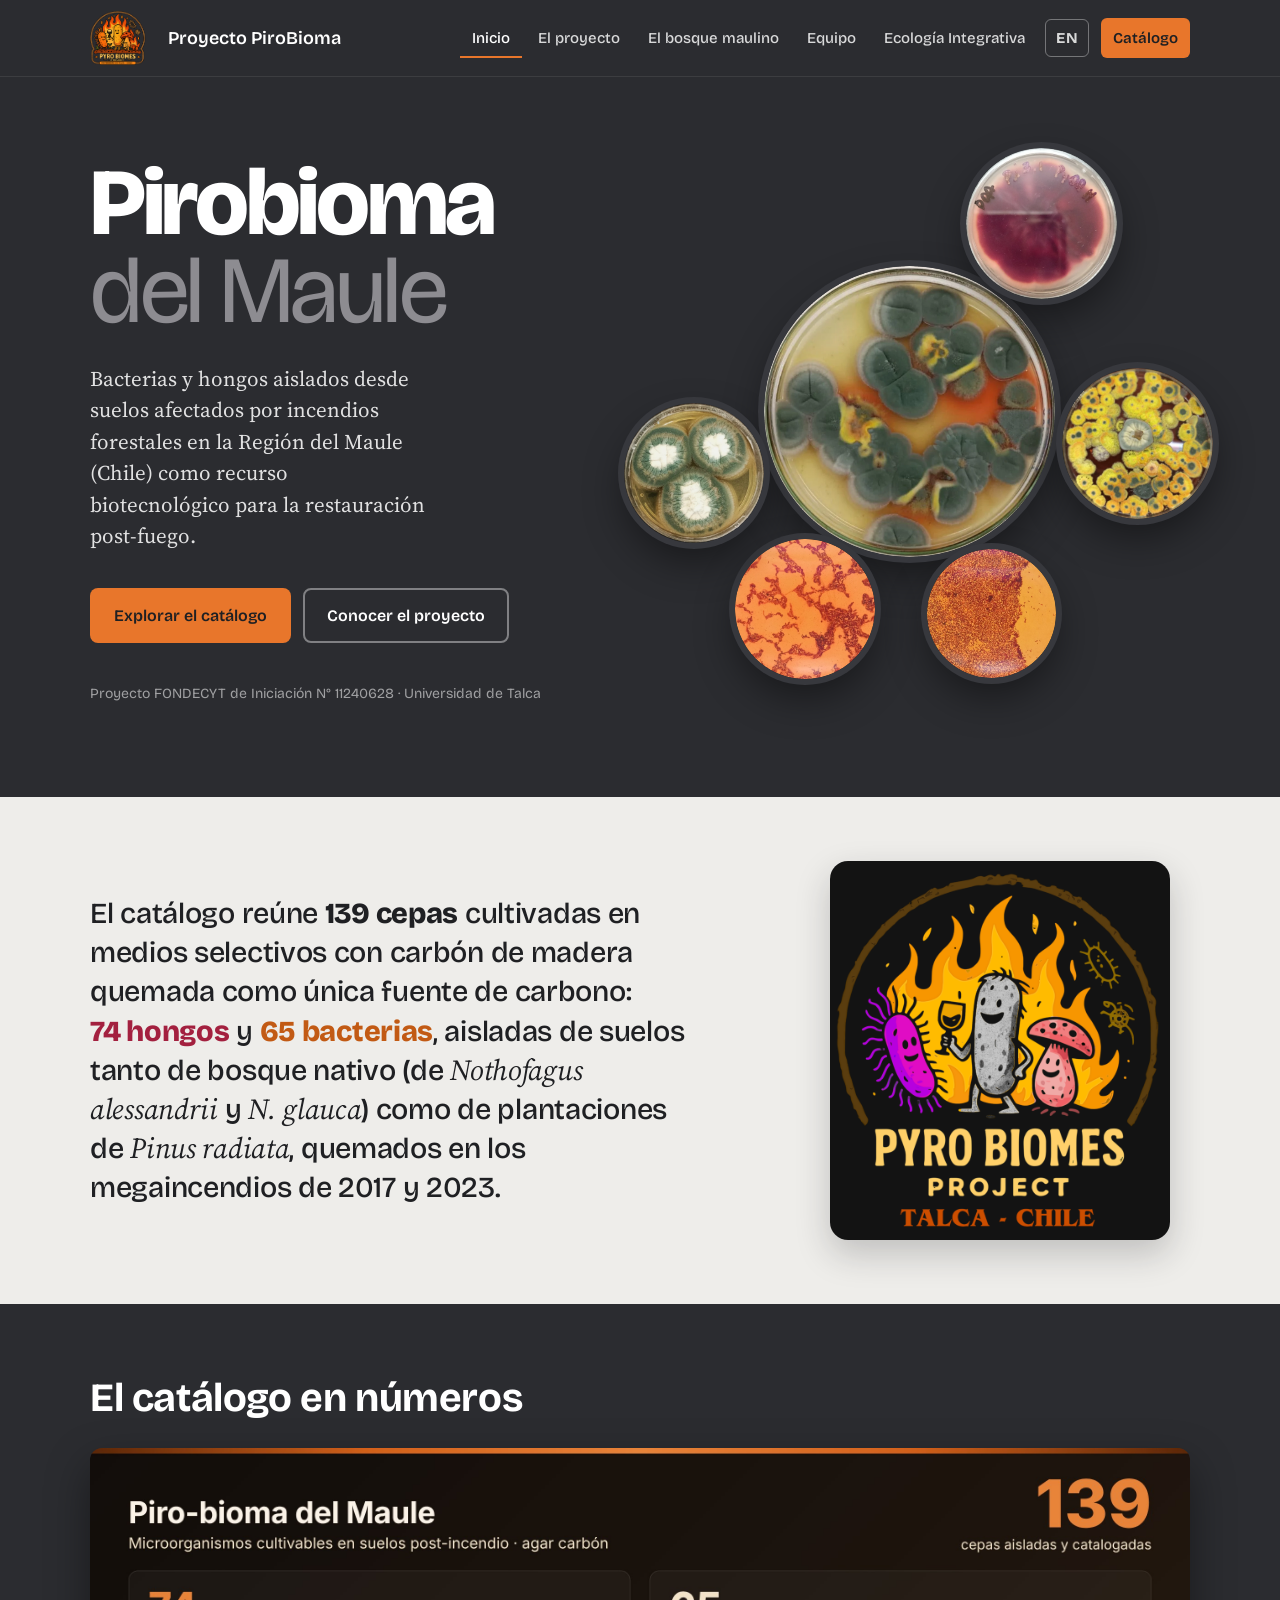
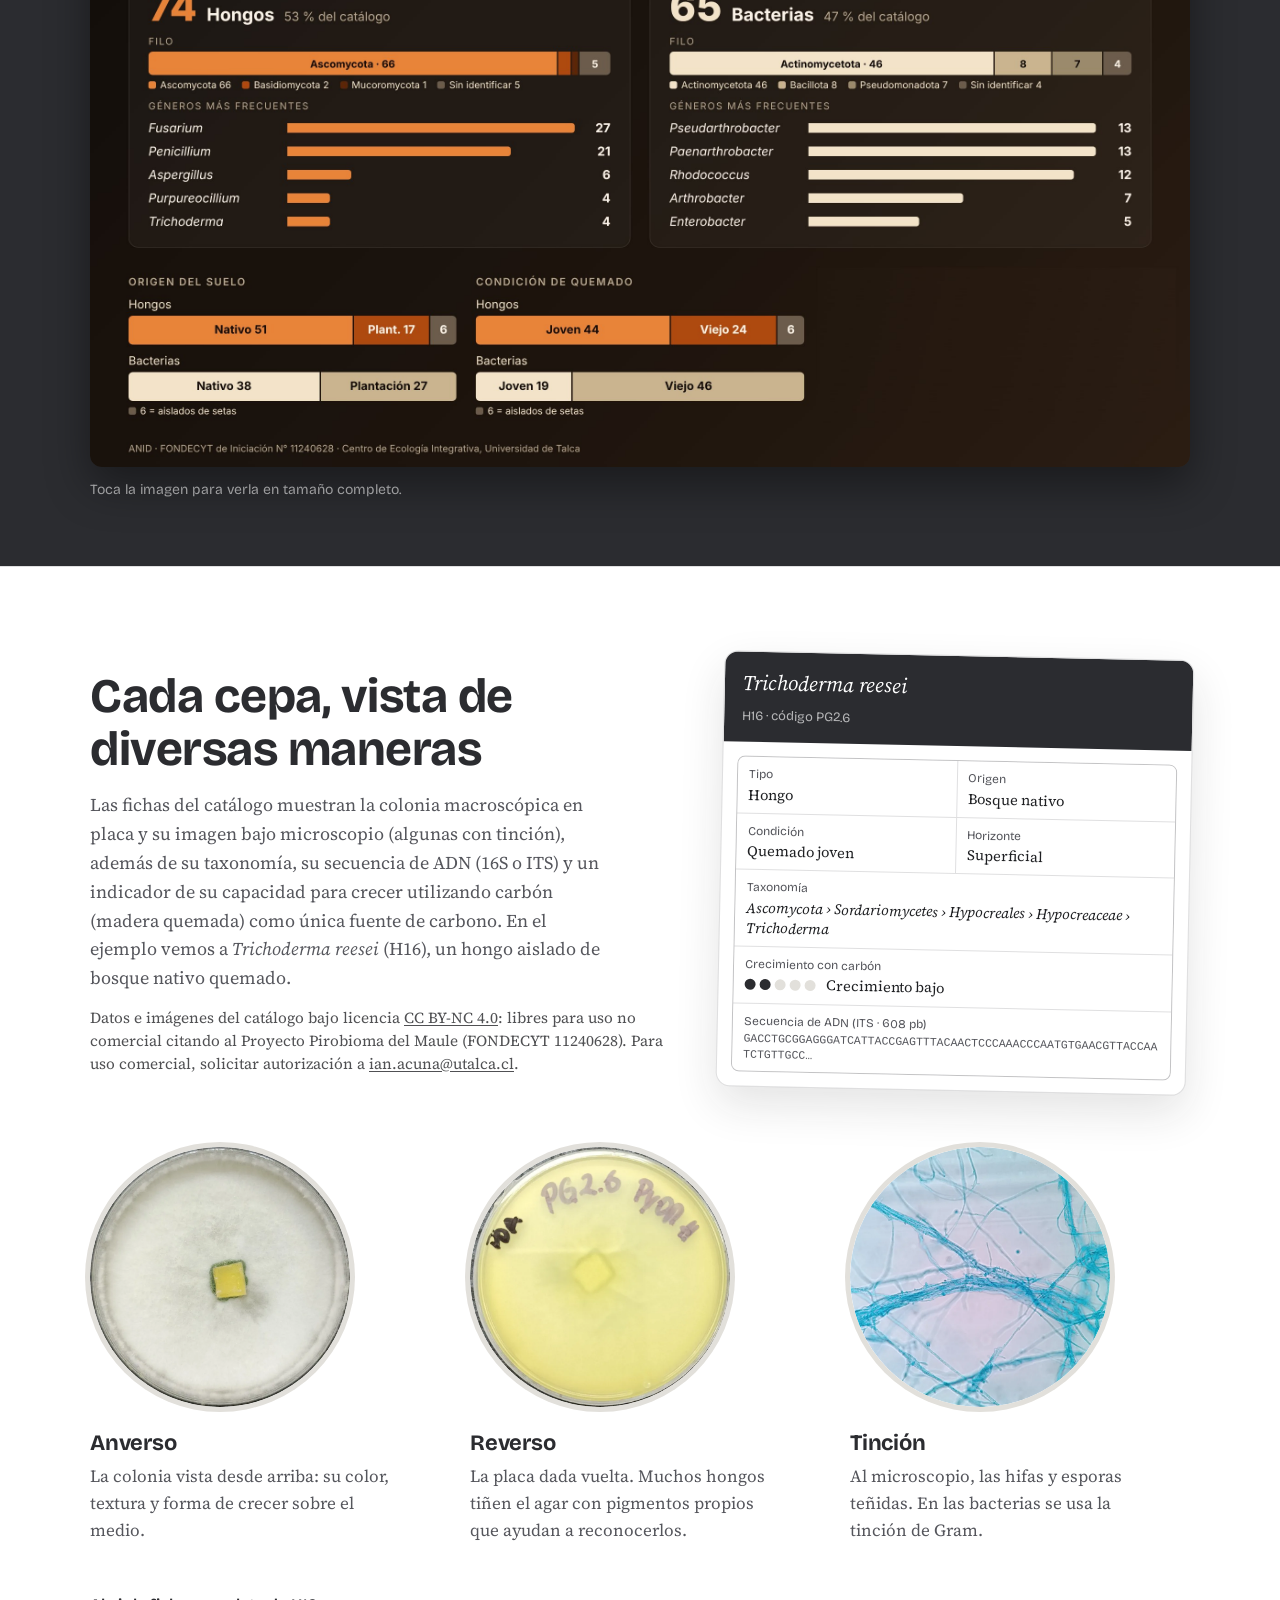
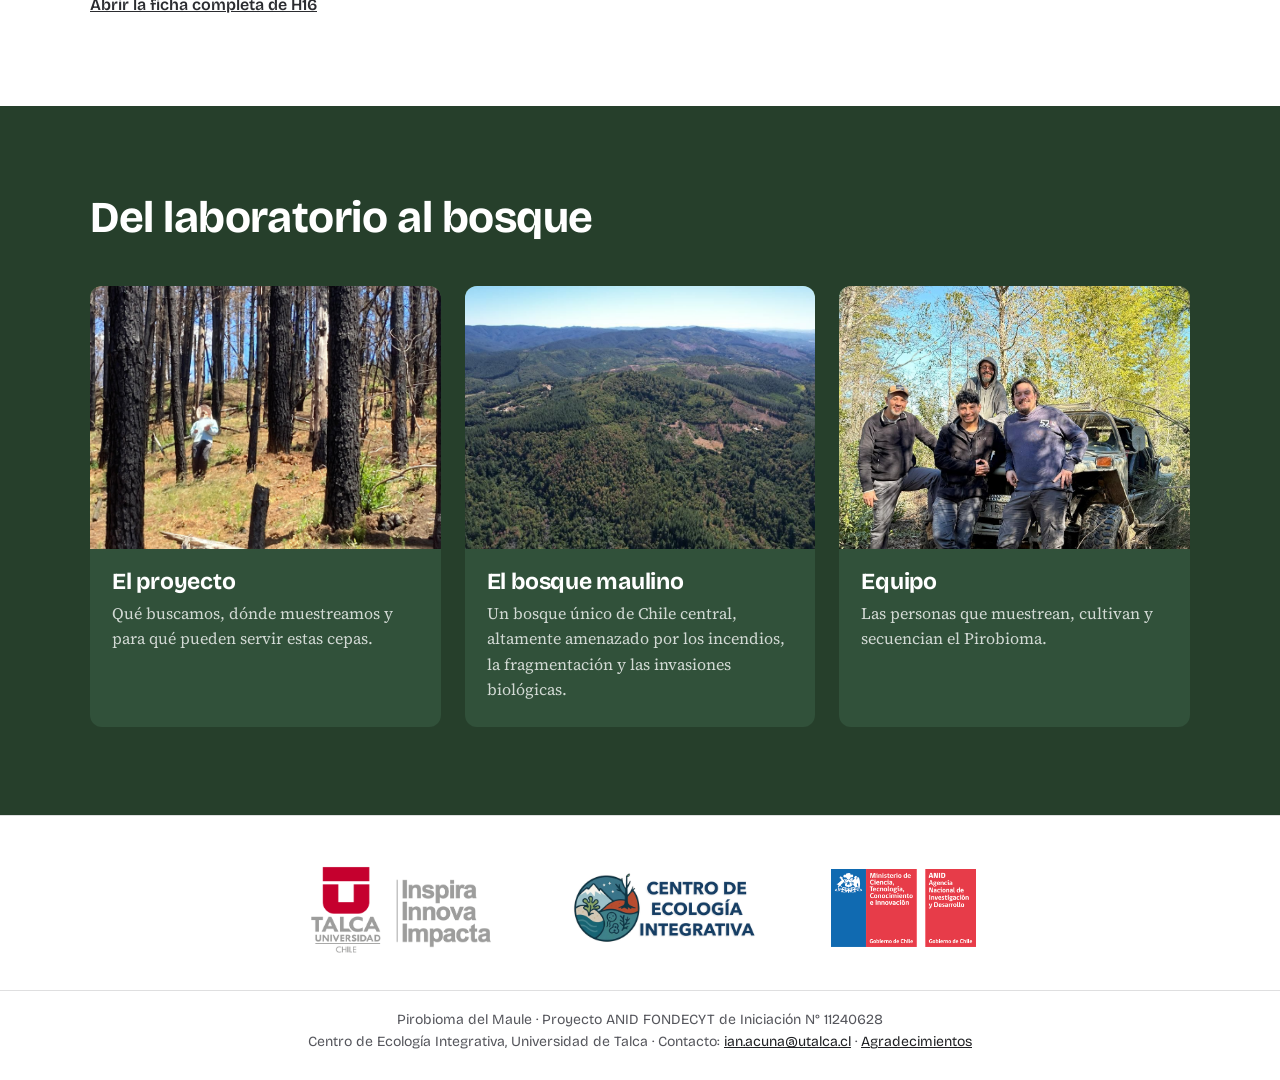
<file: index.html>
<!DOCTYPE html>
<html lang="es">
<head>
<meta charset="UTF-8">
<meta name="viewport" content="width=device-width, initial-scale=1.0">
<title>Pirobioma del Maule · Catálogo de microorganismos de suelos post-incendio</title>
<meta name="description" content="Catálogo de bacterias y hongos cultivables aislados de suelos quemados de la Región del Maule. Proyecto FONDECYT de Iniciación 11240628, Universidad de Talca.">
<link rel="canonical" href="https://pirobioma.github.io/">
<link rel="alternate" hreflang="es" href="https://pirobioma.github.io/">
<link rel="alternate" hreflang="en" href="https://pirobioma.github.io/en/">
<link rel="alternate" hreflang="x-default" href="https://pirobioma.github.io/">
<link rel="icon" type="image/png" href="img/favicon.png">
<link rel="apple-touch-icon" href="img/apple-touch-icon.png">
<meta property="og:type" content="website">
<meta property="og:site_name" content="Pirobioma del Maule">
<meta property="og:locale" content="es_CL">
<meta property="og:title" content="Pirobioma del Maule · Catálogo de microorganismos de suelos post-incendio">
<meta property="og:description" content="Catálogo de bacterias y hongos cultivables aislados de suelos quemados de la Región del Maule. Proyecto FONDECYT de Iniciación 11240628, Universidad de Talca.">
<meta property="og:url" content="https://pirobioma.github.io/">
<meta property="og:image" content="https://pirobioma.github.io/img/og_pirobioma.jpg">
<meta name="twitter:card" content="summary_large_image">
<script type="application/ld+json">
{
 "@context": "https://schema.org",
 "@graph": [
  {
   "@type": "ResearchProject",
   "@id": "https://pirobioma.github.io/#proyecto",
   "name": "Pirobioma del Maule",
   "alternateName": [
    "Pirobioma",
    "Pyro Biomes Project",
    "Piro-bioma del Maule"
   ],
   "description": "Proyecto de investigación sobre bacterias y hongos aislados desde suelos afectados por incendios forestales en la Región del Maule (Chile), como recurso biotecnológico para la restauración post-fuego.",
   "url": "https://pirobioma.github.io/",
   "logo": "https://pirobioma.github.io/img/logo_pirobioma.png",
   "funder": {
    "@type": "Organization",
    "name": "Agencia Nacional de Investigación y Desarrollo (ANID)",
    "url": "https://anid.cl"
   },
   "identifier": "FONDECYT de Iniciación 11240628",
   "parentOrganization": [
    {
     "@type": "CollegeOrUniversity",
     "name": "Universidad de Talca",
     "url": "https://www.utalca.cl"
    },
    {
     "@type": "ResearchOrganization",
     "name": "Centro de Ecología Integrativa",
     "url": "https://www.integrativeecology.org"
    }
   ],
   "member": {
    "@type": "Person",
    "name": "Ian Acuña-Rodríguez",
    "jobTitle": "Investigador responsable",
    "email": "ian.acuna@utalca.cl"
   }
  },
  {
   "@type": "Dataset",
   "name": "Catálogo de cepas del Pirobioma del Maule",
   "url": "https://pirobioma.github.io/catalogo.html",
   "description": "Catálogo de 139 cepas (74 hongos y 65 bacterias) aisladas de suelos quemados de bosque nativo y plantaciones de Pinus radiata en la Región del Maule, Chile, con fotografías, taxonomía, descripción morfológica y secuencias ITS / 16S rRNA.",
   "keywords": [
    "pirobioma",
    "microbioma post-incendio",
    "suelos quemados",
    "hongos",
    "bacterias",
    "incendios forestales",
    "Maule",
    "Chile",
    "bosque maulino",
    "restauración"
   ],
   "creator": {
    "@type": "Organization",
    "name": "Proyecto Pirobioma del Maule (FONDECYT 11240628), Universidad de Talca",
    "url": "https://pirobioma.github.io/"
   },
   "license": "https://creativecommons.org/licenses/by-nc/4.0/",
   "spatialCoverage": "Región del Maule, Chile",
   "inLanguage": "es"
  }
 ]
}
</script>
<link rel="preconnect" href="https://fonts.googleapis.com">
<link rel="preconnect" href="https://fonts.gstatic.com" crossorigin>
<link href="https://fonts.googleapis.com/css2?family=Bricolage+Grotesque:opsz,wght@12..96,400;12..96,500;12..96,600;12..96,700;12..96,800&family=Source+Serif+4:ital,opsz,wght@0,8..60,400;0,8..60,600;1,8..60,400&display=swap" rel="stylesheet">
<link rel="stylesheet" href="css/sitio.css">
<style>
  /* ---------- Portada ---------- */
  .portada {
    background: var(--grafito);
    color: var(--blanco);
    overflow: hidden;
    position: relative;
  }
  .portada .contenedor {
    display: grid;
    grid-template-columns: minmax(0, 1fr) minmax(0, 1.05fr);
    gap: 48px;
    align-items: center;
    min-height: min(720px, calc(100vh - 76px));
    padding-top: 56px; padding-bottom: 64px;
  }
  .portada h1 {
    font-size: clamp(48px, 7.4vw, 104px);
    font-weight: 800;
    line-height: 0.92;
    letter-spacing: -0.035em;
  }
  .portada h1 .linea2 { display: block; font-weight: 400; color: var(--piedra); letter-spacing: -0.025em; }
  .portada .bajada {
    font-size: 21px; line-height: 1.5;
    max-width: 34ch; margin-top: 28px;
    color: rgba(255,255,255,0.86);
  }
  .portada .acciones { display: flex; flex-wrap: wrap; gap: 12px; margin-top: 36px; }
  .portada .fondecyt {
    font-family: var(--f-display); font-size: 14px; color: rgba(255,255,255,0.55);
    margin-top: 40px;
  }

  /* Conjunto de lentes: placas y campos de microscopio */
  .lentes {
    position: relative;
    width: 100%;
    max-width: 640px;
    aspect-ratio: 1 / 1;
    justify-self: end;
  }
  .lente {
    position: absolute;
    border-radius: 50%;
    display: block;
    text-decoration: none;
    box-shadow: 0 0 0 6px var(--grafito-2), 0 18px 40px rgba(0,0,0,0.45);
    transition: transform .25s ease;
  }
  .lente img { width: 100%; height: 100%; border-radius: 50%; }
  .lente:hover, .lente:focus-visible { transform: scale(1.04); z-index: 5; }
  .lente .rotulo {
    position: absolute; left: 50%; bottom: -10px; transform: translate(-50%, 100%);
    white-space: nowrap;
    font-family: var(--f-display); font-size: 13px; color: var(--blanco);
    background: var(--grafito-3); padding: 4px 10px; border-radius: 999px;
    opacity: 0; pointer-events: none; transition: opacity .15s;
  }
  .lente .rotulo i { font-family: var(--f-texto); }
  .lente:hover .rotulo, .lente:focus-visible .rotulo { opacity: 1; }

  .l1 { width: 54%; left: 21%; top: 19%; }      /* principal */
  .l2 { width: 28%; left: 58.4%; top: -2.9%; }  /* H76 reverso carmín, ~1 h */
  .l3 { width: 28%; left: 76.2%; top: 37.9%; }  /* placa amarilla, ~3 h */
  .l4 { width: 26%; left: 15.5%; top: 69.7%; }  /* B27 Gram, ~7 h */
  .l5 { width: 24%; left: 51.2%; top: 71.6%; }  /* B5 Gram, ~5 h */
  .l6 { width: 26%; left: -5%; top: 44.5%; }    /* H62 anverso, ~8 h */

  @media (prefers-reduced-motion: no-preference) {
    .lente { animation: enfocar .9s cubic-bezier(.2,.7,.2,1) both; }
    .l1 { animation-delay: .05s; } .l2 { animation-delay: .2s; } .l3 { animation-delay: .32s; }
    .l4 { animation-delay: .44s; } .l5 { animation-delay: .56s; } .l6 { animation-delay: .68s; }
    @keyframes enfocar {
      from { opacity: 0; filter: blur(14px); transform: scale(.92); }
      to   { opacity: 1; filter: blur(0); transform: scale(1); }
    }
  }

  @media (max-width: 900px) {
    .portada .contenedor { grid-template-columns: 1fr; min-height: 0; gap: 40px; padding-top: 44px; }
    .lentes { justify-self: center; max-width: 440px; width: 88%; }
    .portada .bajada { font-size: 19px; }
  }

  /* ---------- Cifras ---------- */
  .cifras { background: var(--ceniza); padding: 64px 0; }
  .cifras .contenedor { display: grid; grid-template-columns: minmax(0, 1fr) minmax(0, 380px); gap: 48px; align-items: center; }
  .cifras .logo-grande { grid-column: 2; grid-row: 1; width: 100%; max-width: 340px; justify-self: center; border-radius: 18px; box-shadow: 0 14px 34px rgba(31,32,35,0.22); }
  .cifras p { grid-column: 1; grid-row: 1; }
  @media (max-width: 860px) {
    .cifras .contenedor { grid-template-columns: 1fr; gap: 32px; }
    .cifras .logo-grande, .cifras p { grid-column: 1; grid-row: auto; }
    .cifras .logo-grande { max-width: 280px; }
  }
  .cifras p {
    font-family: var(--f-display); font-weight: 500;
    font-size: clamp(19px, 2.4vw, 29px); line-height: 1.35; letter-spacing: -0.01em;
    max-width: 32ch;
  }
  .cifras p b { font-weight: 800; }
  .cifras .nw { white-space: nowrap; }
  .cifras .c-hongo { color: var(--carmin); }
  .cifras .c-bact { color: #C25A14; }
  .cifras p i { font-family: var(--f-texto); font-weight: 400; }

  /* ---------- Infografía ---------- */
  .numeros { background: var(--grafito); color: var(--blanco); padding: 72px 0 64px; }
  .numeros h2 { font-size: clamp(28px, 3.4vw, 40px); margin-bottom: 28px; }
  .infografia { display: block; border-radius: 12px; overflow: hidden; box-shadow: 0 18px 44px rgba(0,0,0,0.4); }
  .infografia img { width: 100%; height: auto; }
  .nota-inf { font-family: var(--f-display); font-size: 14px; color: rgba(255,255,255,0.55); margin-top: 12px; }

  /* ---------- Cómo leer una ficha ---------- */
  .ficha-guia { background: var(--blanco); padding: 88px 0; border-top: 1px solid var(--linea); }
  .ficha-guia h2 { font-size: clamp(32px, 4vw, 48px); color: var(--grafito); max-width: 18ch; }
  .ficha-guia .intro { max-width: 58ch; margin-top: 16px; color: var(--tinta-2); }
  .guia-cabeza { display: grid; grid-template-columns: minmax(0, 1fr) minmax(0, 470px); gap: 56px; align-items: center; }
  .vistazo { display: block; text-decoration: none; color: var(--tinta); background: var(--blanco); border: 1px solid var(--linea); border-radius: 14px; overflow: hidden; box-shadow: 0 18px 44px rgba(31,32,35,0.12); transform: rotate(1.2deg); transition: transform .2s ease; }
  .vistazo:hover, .vistazo:focus-visible { transform: rotate(0deg) translateY(-3px); }
  .vz-cab { background: var(--grafito); color: var(--blanco); padding: 14px 18px; }
  .vz-cab b { display: block; font-family: var(--f-texto); font-weight: 400; font-size: 21px; }
  .vz-cab span { font-family: var(--f-display); font-size: 13px; color: rgba(255,255,255,0.65); }
  .vistazo dl { display: grid; grid-template-columns: 1fr 1fr; gap: 1px; background: var(--linea); margin: 14px; border: 1px solid var(--linea); border-radius: 8px; overflow: hidden; }
  .vistazo dl > div { background: var(--blanco); padding: 8px 11px; }
  .vistazo dl > div.ancho { grid-column: 1 / -1; }
  .vistazo dt { font-family: var(--f-display); font-size: 12px; color: var(--tinta-2); }
  .vistazo dd { font-size: 14.5px; line-height: 1.4; }
  .vz-crec { display: flex; align-items: center; gap: 4px; }
  .vz-crec span { width: 11px; height: 11px; border-radius: 50%; background: var(--ceniza-2); }
  .vz-crec span.on { background: var(--grafito); }
  .vz-crec span:last-of-type { margin-right: 6px; }
  .vz-adn { font-family: ui-monospace, Consolas, monospace; font-size: 11.5px !important; word-break: break-all; color: var(--tinta-2); }
  @media (max-width: 900px) {
    .guia-cabeza { grid-template-columns: 1fr; gap: 36px; }
    .vistazo { transform: none; }
  }
  .tres-vistas { display: grid; grid-template-columns: repeat(3, minmax(0, 1fr)); gap: 40px; margin-top: 56px; }
  .vista img { width: 100%; max-width: 260px; aspect-ratio: 1; border-radius: 50%; box-shadow: 0 0 0 5px var(--ceniza-2); }
  .vista h3 { font-size: 22px; margin-top: 24px; color: var(--grafito); }
  .vista p { font-size: 17px; color: var(--tinta-2); margin-top: 8px; max-width: 34ch; }
  .ficha-guia .pie { margin-top: 48px; font-family: var(--f-display); font-size: 16px; color: var(--tinta-2); }
  .ficha-guia .pie a { color: var(--grafito); font-weight: 600; }
  @media (max-width: 760px) {
    .tres-vistas { grid-template-columns: 1fr; gap: 44px; }
    .vista { display: grid; grid-template-columns: 120px 1fr; gap: 20px; align-items: center; }
    .vista img { max-width: 120px; }
    .vista h3 { margin-top: 0; }
  }

  /* ---------- Puertas al bosque ---------- */
  .puertas { background: var(--coigue); color: var(--blanco); padding: 88px 0; }
  .puertas h2 { font-size: clamp(30px, 3.6vw, 44px); max-width: 20ch; }
  .puertas-lista { display: grid; grid-template-columns: repeat(3, minmax(0, 1fr)); gap: 24px; margin-top: 44px; }
  .puerta {
    display: flex; flex-direction: column; text-decoration: none;
    background: var(--coigue-2); border-radius: 12px; overflow: hidden;
    transition: transform .15s ease;
  }
  .puerta:hover { transform: translateY(-3px); }
  .puerta .foto { aspect-ratio: 4 / 3; background: var(--musgo) center / cover no-repeat; }
  .puerta .txt { padding: 20px 22px 24px; }
  .puerta h3 { font-size: 23px; color: var(--blanco); }
  .puerta p { font-size: 16px; color: rgba(255,255,255,0.78); margin-top: 6px; }
  @media (max-width: 860px) { .puertas-lista { grid-template-columns: 1fr; } .puerta .foto { aspect-ratio: 16 / 7; } }
</style>
</head>
<body class="tema-fuego">

<header class="sitio-header">
  <div class="contenedor">
    <a class="marca" href="index.html">
      <img src="img/logo_pirobioma.png" alt="">
      <span>Proyecto PiroBioma</span>
    </a>
    <button class="nav-toggle" aria-expanded="false" aria-controls="nav">Menú</button>
    <nav class="nav" id="nav" aria-label="Principal">
      <ul>
        <li><a href="index.html" aria-current="page">Inicio</a></li>
        <li><a href="proyecto.html">El proyecto</a></li>
        <li><a href="bosque.html">El bosque maulino</a></li>
        <li><a href="equipo.html">Equipo</a></li>
        <li><a href="centro.html">Ecología Integrativa</a></li>
        <li><a class="lang" href="en/index.html" hreflang="en" lang="en" title="English version">EN</a></li>
        <li><a class="nav-cta" href="catalogo.html">Catálogo</a></li>
      </ul>
    </nav>
  </div>
</header>

<main>
  <section class="portada">
    <div class="contenedor">
      <div>
        <h1>Pirobioma <span class="linea2">del Maule</span></h1>
        <p class="bajada">Bacterias y hongos aislados desde suelos afectados por incendios forestales en la Región del Maule (Chile) como recurso biotecnológico para la restauración post-fuego.</p>
        <div class="acciones">
          <a class="boton boton-principal" href="catalogo.html">Explorar el catálogo</a>
          <a class="boton boton-secundario" href="proyecto.html">Conocer el proyecto</a>
        </div>
        <p class="fondecyt">Proyecto FONDECYT de Iniciación N° 11240628 · Universidad de Talca</p>
      </div>

      <div class="lentes" aria-label="Algunas cepas del catálogo">
        <a class="lente l1" href="catalogo.html"><img src="img/lentes/principal.webp" alt="Placa con colonias de hongos verdes sobre pigmento anaranjado"><span class="rotulo">Explorar el catálogo</span></a>
        <a class="lente l2" href="catalogo.html#H76"><img src="img/lentes/H76.webp" alt="Reverso de placa de la cepa H76, pigmento carmín"><span class="rotulo"><i>Aspergillus fumigatus</i> · H76</span></a>
        <a class="lente l3" href="catalogo.html"><img src="img/lentes/F1.webp" alt="Placa con colonias de hongos amarillas y anaranjadas"><span class="rotulo">Hongos en cultivo</span></a>
        <a class="lente l4" href="catalogo.html#B27"><img src="img/lentes/B27.webp" alt="Tinción de Gram de la cepa B27"><span class="rotulo"><i>Peribacillus simplex</i> · B27</span></a>
        <a class="lente l5" href="catalogo.html#B5"><img src="img/lentes/B5.webp" alt="Tinción de Gram de la cepa B5"><span class="rotulo"><i>Rhodococcus</i> sp. · B5</span></a>
        <a class="lente l6" href="catalogo.html#H62"><img src="img/lentes/H62a.webp" alt="Anverso de placa de la cepa H62"><span class="rotulo"><i>Penicillium spinulosum</i> · H62</span></a>
      </div>
    </div>
  </section>

  <section class="cifras">
    <div class="contenedor">
      <img class="logo-grande" src="img/logo_pirobioma.fn_v2.png" alt="Logo del proyecto Pyro Biomes, Universidad de Talca">
      <p>El catálogo reúne <b>139 cepas</b> cultivadas en medios selectivos con carbón de madera quemada como única fuente de carbono: <span class="nw"><b class="c-hongo">74 hongos</b> y <b class="c-bact">65 bacterias</b></span>, aisladas de suelos tanto de bosque nativo (de <i>Nothofagus alessandrii</i> y <i>N. glauca</i>) como de plantaciones de <i>Pinus radiata</i>, quemados en los megaincendios de 2017 y 2023.</p>
    </div>
  </section>

  <section class="numeros">
    <div class="contenedor">
      <h2>El catálogo en números</h2>
      <a class="infografia" href="img/infografia_pirobioma.jpg" target="_blank" rel="noopener">
        <img src="img/infografia_pirobioma.jpg" loading="lazy" width="2400" height="1350"
          alt="Infografía del catálogo: 139 cepas. 74 hongos, la mayoría Ascomycota (66); géneros más frecuentes Fusarium (27), Penicillium (21), Aspergillus (6), Purpureocillium (4) y Trichoderma (4). 65 bacterias, la mayoría Actinomycetota (46); géneros más frecuentes Pseudarthrobacter (13), Paenarthrobacter (13), Rhodococcus (12), Arthrobacter (7) y Enterobacter (5). Origen del suelo: hongos 51 de bosque nativo, 17 de plantación y 6 de setas; bacterias 38 de nativo y 27 de plantación. Condición de quemado: hongos 44 quemado joven, 24 quemado viejo y 6 de setas; bacterias 19 joven y 46 viejo.">
      </a>
      <p class="nota-inf">Toca la imagen para verla en tamaño completo.</p>
    </div>
  </section>

  <section class="ficha-guia">
    <div class="contenedor">
      <div class="guia-cabeza">
        <div>
          <h2>Cada cepa, vista de diversas maneras</h2>
          <p class="intro">Las fichas del catálogo muestran la colonia macroscópica en placa y su imagen bajo microscopio (algunas con tinción), además de su taxonomía, su secuencia de ADN (16S o ITS) y un indicador de su capacidad para crecer utilizando carbón (madera quemada) como única fuente de carbono. En el ejemplo vemos a <i>Trichoderma reesei</i> (H16), un hongo aislado de bosque nativo quemado.</p>
          <p class="licencia">Datos e imágenes del catálogo bajo licencia <a href="https://creativecommons.org/licenses/by-nc/4.0/deed.es" target="_blank" rel="noopener license">CC BY-NC 4.0</a>: libres para uso no comercial citando al Proyecto Pirobioma del Maule (FONDECYT 11240628). Para uso comercial, solicitar autorización a <a href="mailto:ian.acuna@utalca.cl">ian.acuna@utalca.cl</a>.</p>
        </div>
        <a class="vistazo" href="catalogo.html#H16" aria-label="Abrir la ficha de Trichoderma reesei, H16">
          <div class="vz-cab"><b><i>Trichoderma reesei</i></b><span>H16 · código PG2.6</span></div>
          <dl>
            <div><dt>Tipo</dt><dd>Hongo</dd></div>
            <div><dt>Origen</dt><dd>Bosque nativo</dd></div>
            <div><dt>Condición</dt><dd>Quemado joven</dd></div>
            <div><dt>Horizonte</dt><dd>Superficial</dd></div>
            <div class="ancho"><dt>Taxonomía</dt><dd><i>Ascomycota › Sordariomycetes › Hypocreales › Hypocreaceae › Trichoderma</i></dd></div>
            <div class="ancho"><dt>Crecimiento con carbón</dt><dd class="vz-crec"><span class="on"></span><span class="on"></span><span></span><span></span><span></span> Crecimiento bajo</dd></div>
            <div class="ancho"><dt>Secuencia de ADN (ITS · 608 pb)</dt><dd class="vz-adn">GACCTGCGGAGGGATCATTACCGAGTTTACAACTCCCAAACCCAATGTGAACGTTACCAATCTGTTGCC…</dd></div>
          </dl>
        </a>
      </div>
      <div class="tres-vistas">
        <div class="vista">
          <img src="img/lentes/H16a.webp" alt="Anverso de la placa de H16">
          <div><h3>Anverso</h3><p>La colonia vista desde arriba: su color, textura y forma de crecer sobre el medio.</p></div>
        </div>
        <div class="vista">
          <img src="img/lentes/H16.webp" alt="Reverso de la placa de H16">
          <div><h3>Reverso</h3><p>La placa dada vuelta. Muchos hongos tiñen el agar con pigmentos propios que ayudan a reconocerlos.</p></div>
        </div>
        <div class="vista">
          <img src="img/lentes/H16m.webp" alt="Hifas de H16 al microscopio">
          <div><h3>Tinción</h3><p>Al microscopio, las hifas y esporas teñidas. En las bacterias se usa la tinción de Gram.</p></div>
        </div>
      </div>
      <p class="pie"><a href="catalogo.html#H16">Abrir la ficha completa de H16</a></p>
    </div>
  </section>

  <section class="puertas">
    <div class="contenedor">
      <h2>Del laboratorio al bosque</h2>
      <div class="puertas-lista">
        <a class="puerta" href="proyecto.html">
          <div class="foto" style="background-image:url('img/terreno/cabecera_proyecto.jpg')"></div>
          <div class="txt"><h3>El proyecto</h3><p>Qué buscamos, dónde muestreamos y para qué pueden servir estas cepas.</p></div>
        </a>
        <a class="puerta" href="bosque.html">
          <div class="foto" style="background-image:url('img/terreno/paisaje_maule.jpg')"></div>
          <div class="txt"><h3>El bosque maulino</h3><p>Un bosque único de Chile central, altamente amenazado por los incendios, la fragmentación y las invasiones biológicas.</p></div>
        </a>
        <a class="puerta" href="equipo.html">
          <div class="foto" style="background-image:url('img/terreno/equipo_pilen.jpg')"></div>
          <div class="txt"><h3>Equipo</h3><p>Las personas que muestrean, cultivan y secuencian el Pirobioma.</p></div>
        </a>
      </div>
    </div>
  </section>
</main>

<footer class="sitio-footer">
  <div class="footer-logos">
    <a href="https://www.utalca.cl" target="_blank" rel="noopener"><img class="logo-utalca" src="img/logo.utal.26.png" alt="Universidad de Talca: Inspira, Innova, Impacta"></a>
    <a href="https://www.integrativeecology.org" target="_blank" rel="noopener"><img class="logo-cei" src="img/logo_cei.png" alt="Centro de Ecología Integrativa"></a>
    <a href="https://anid.cl" target="_blank" rel="noopener"><img class="logo-anid" src="img/logo_anid.png" alt="ANID, Ministerio de Ciencia"></a>
  </div>
  <div class="footer-texto">
    Pirobioma del Maule · Proyecto ANID FONDECYT de Iniciación N° 11240628<br>
    Centro de Ecología Integrativa, Universidad de Talca · Contacto: <a href="mailto:ian.acuna@utalca.cl">ian.acuna@utalca.cl</a> · <a href="proyecto.html#agradecimientos">Agradecimientos</a>
  </div>
</footer>

<script src="js/sitio.js"></script>
</body>
</html>
</file>
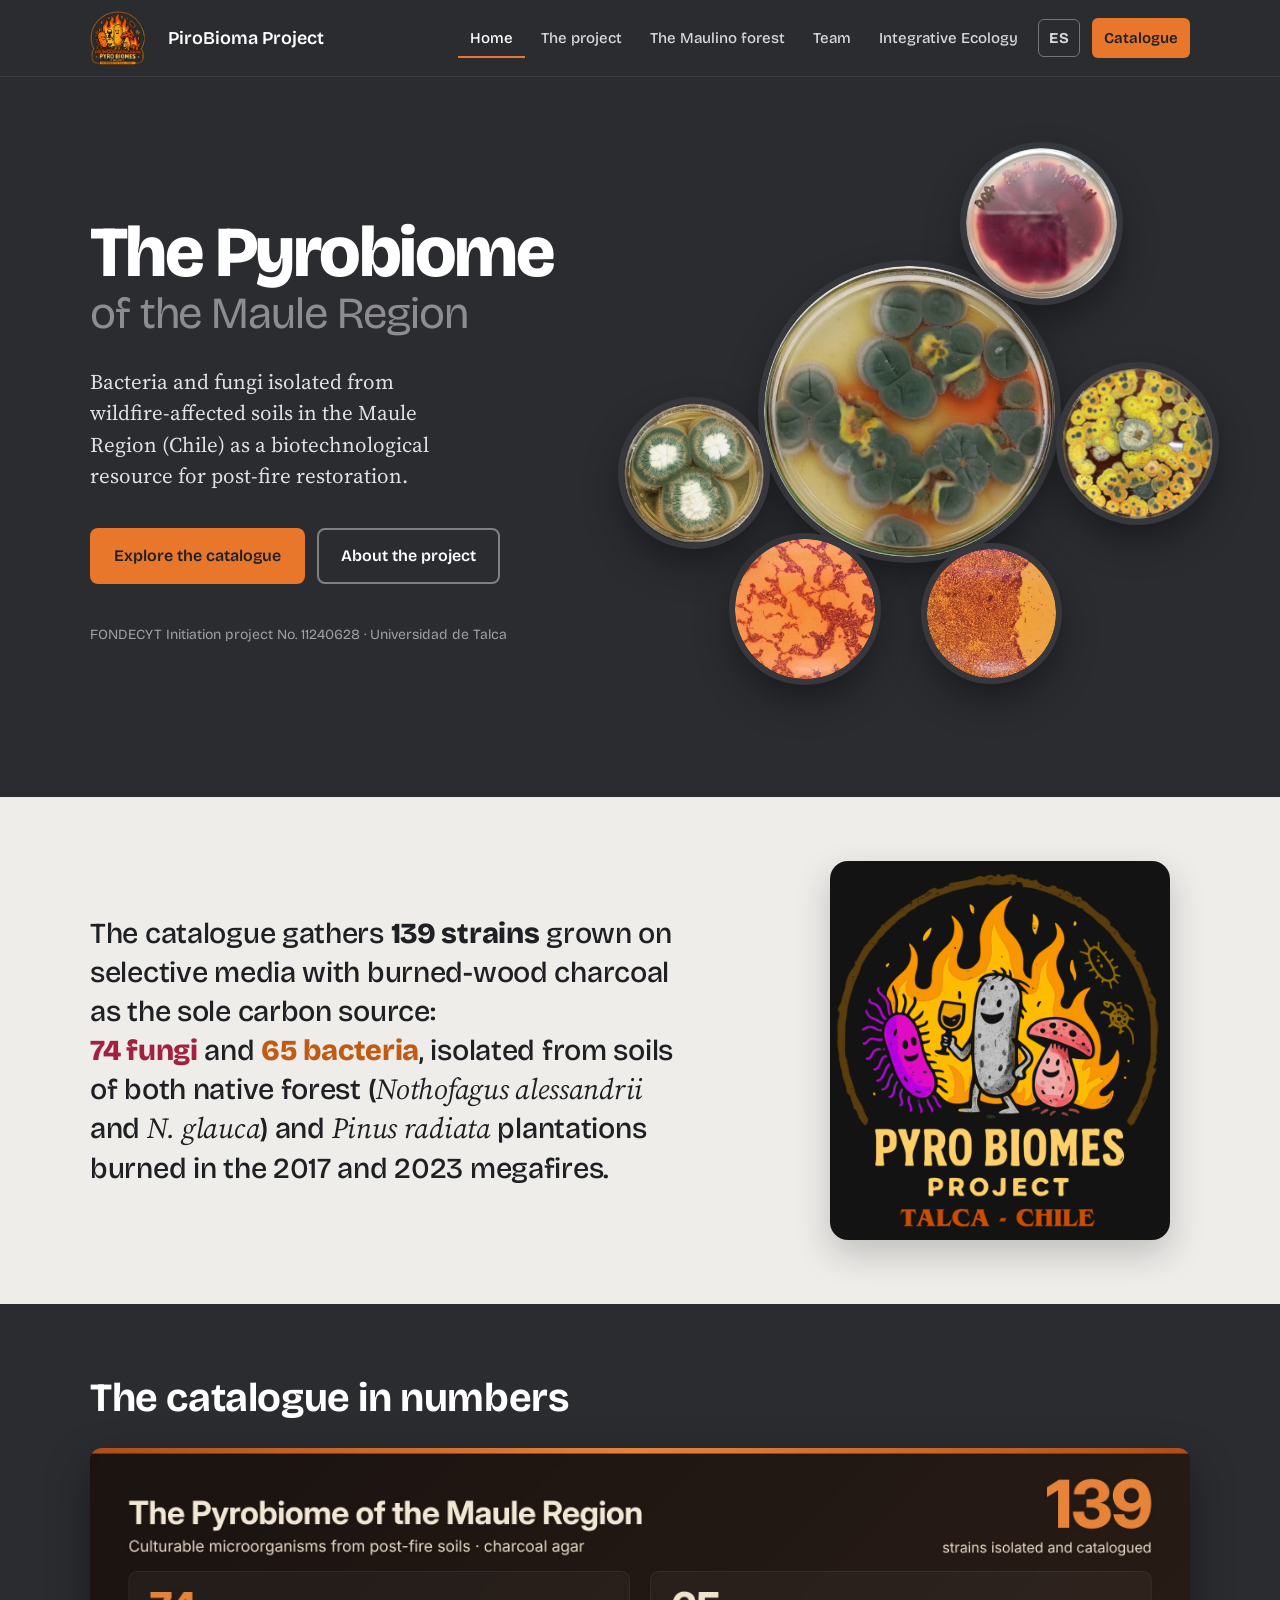
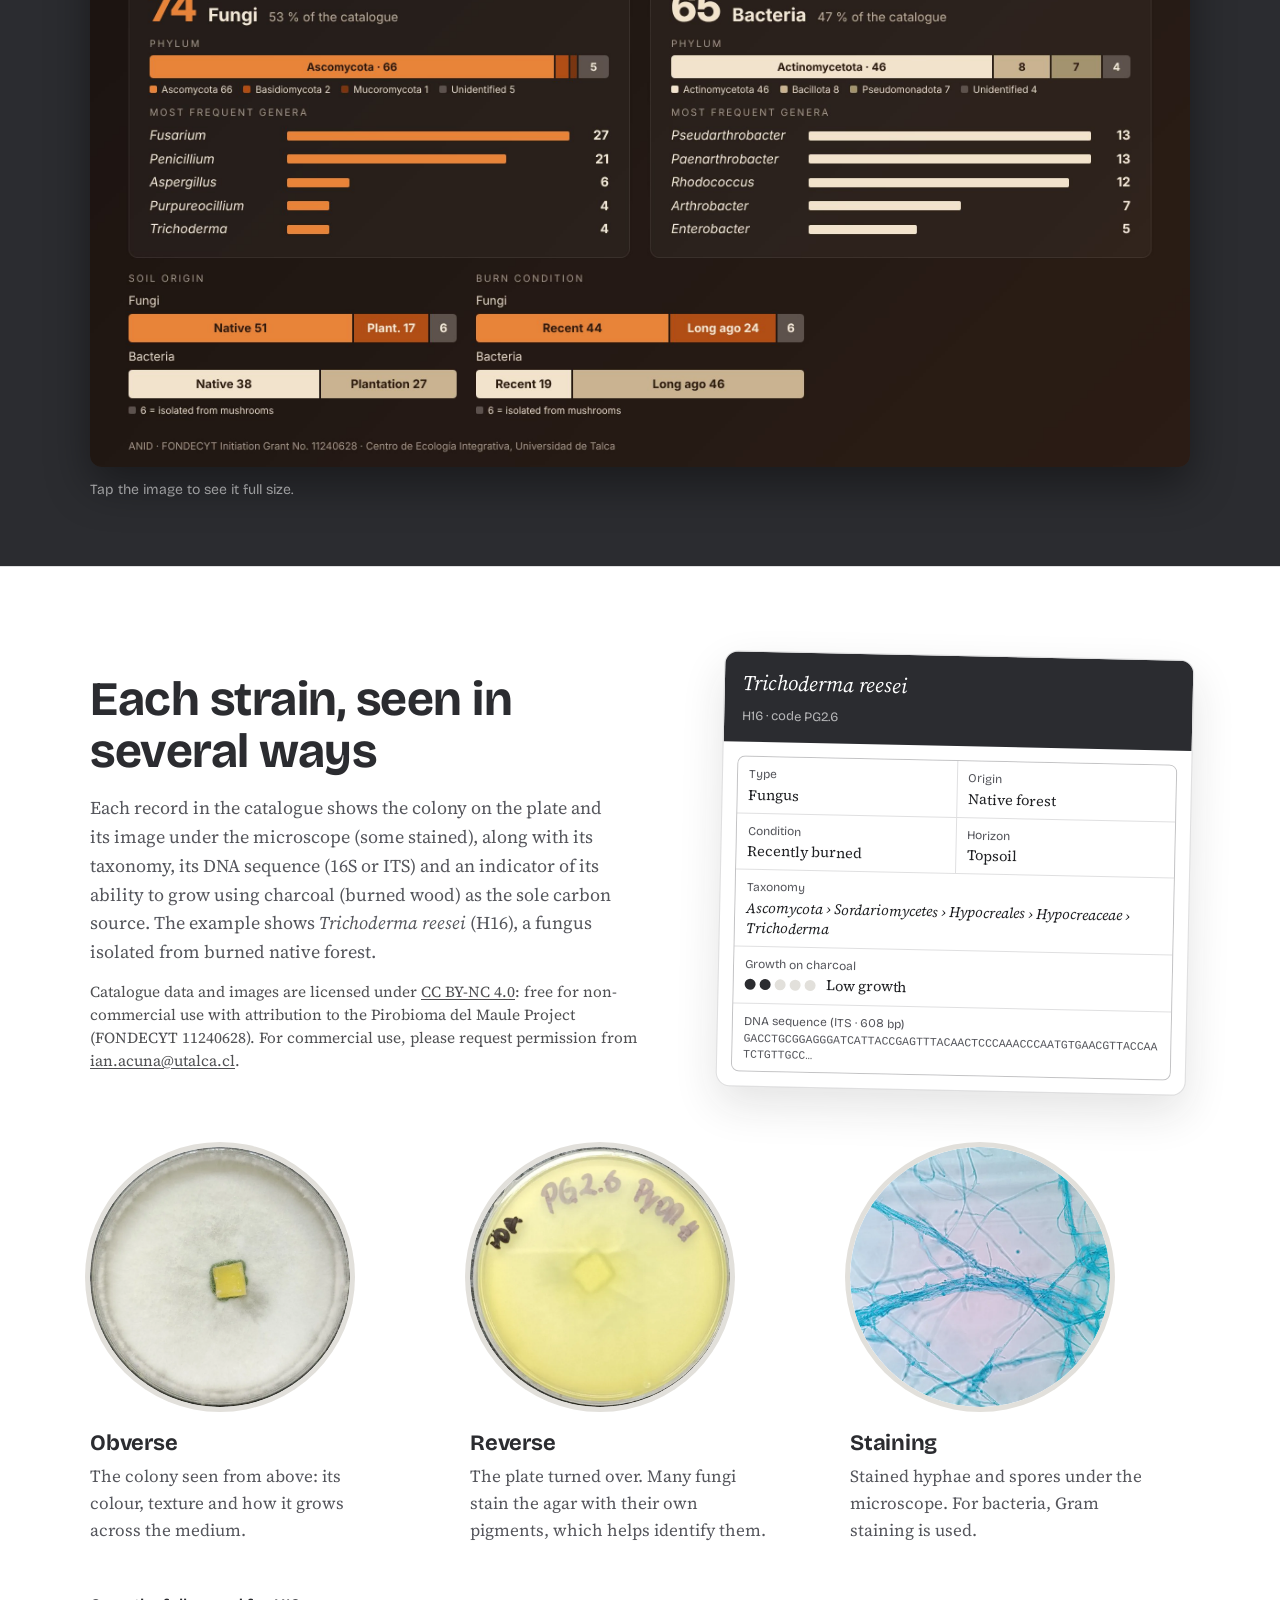
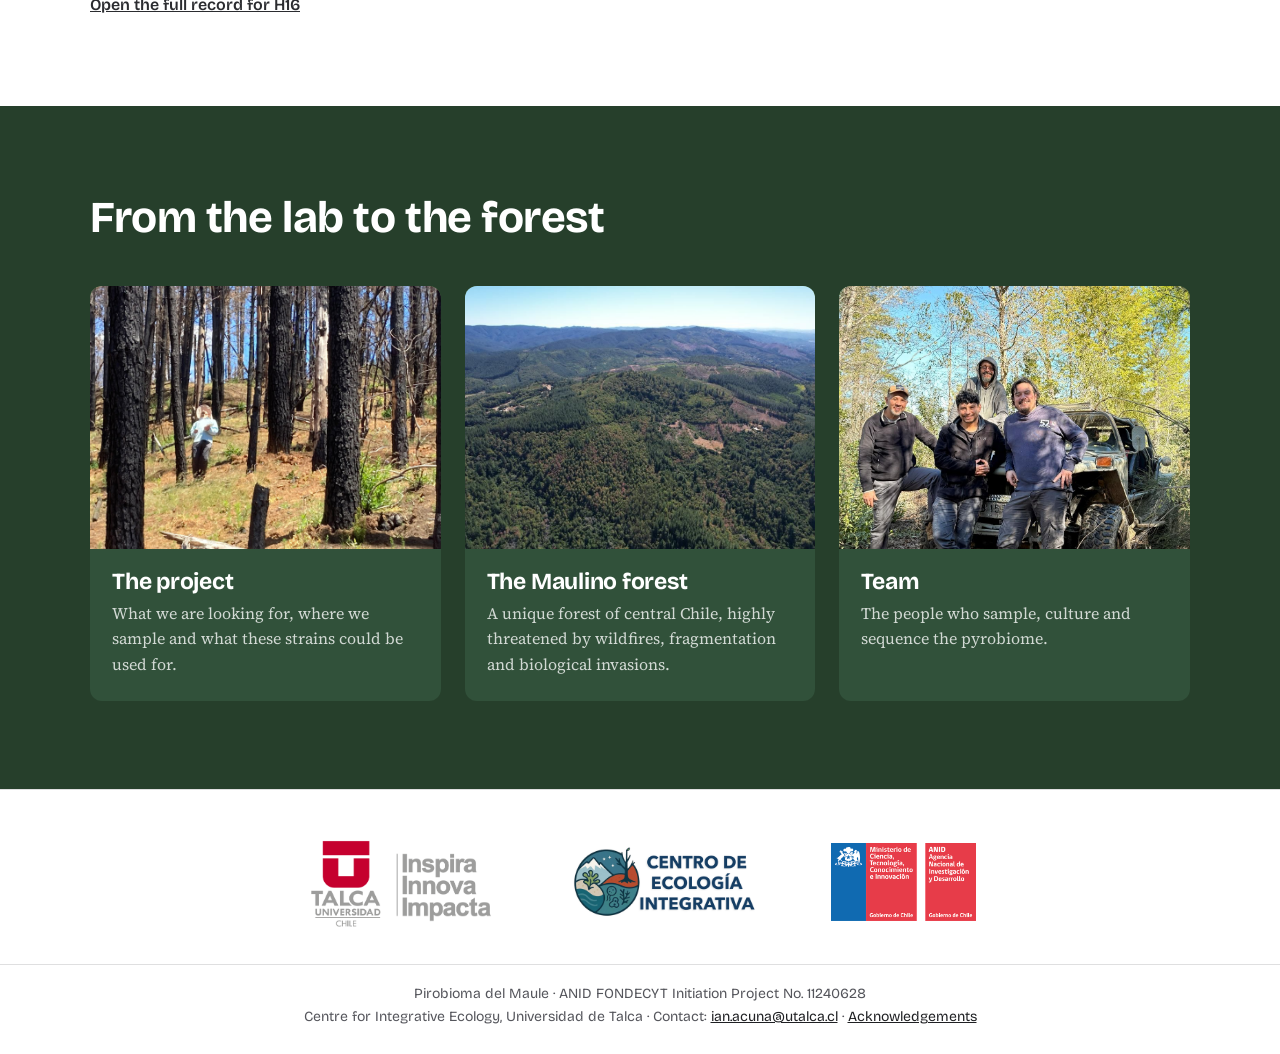
<file: en/index.html>
<!DOCTYPE html>
<html lang="en">
<head>
<meta charset="UTF-8">
<meta name="viewport" content="width=device-width, initial-scale=1.0">
<title>Pirobioma del Maule · Catalogue of microorganisms from post-fire soils</title>
<meta name="description" content="Catalogue of culturable bacteria and fungi isolated from burned soils in the Maule Region, Chile. FONDECYT Initiation project 11240628, Universidad de Talca.">
<link rel="canonical" href="https://pirobioma.github.io/en/">
<link rel="alternate" hreflang="es" href="https://pirobioma.github.io/">
<link rel="alternate" hreflang="en" href="https://pirobioma.github.io/en/">
<link rel="alternate" hreflang="x-default" href="https://pirobioma.github.io/">
<link rel="icon" type="image/png" href="../img/favicon.png">
<link rel="apple-touch-icon" href="../img/apple-touch-icon.png">
<meta property="og:type" content="website">
<meta property="og:site_name" content="Pirobioma del Maule">
<meta property="og:locale" content="en_GB">
<meta property="og:title" content="Pirobioma del Maule · Catalogue of microorganisms from post-fire soils">
<meta property="og:description" content="Catalogue of culturable bacteria and fungi isolated from burned soils in the Maule Region, Chile. FONDECYT Initiation project 11240628, Universidad de Talca.">
<meta property="og:url" content="https://pirobioma.github.io/en/">
<meta property="og:image" content="https://pirobioma.github.io/img/og_pirobioma.jpg">
<meta name="twitter:card" content="summary_large_image">
<link rel="preconnect" href="https://fonts.googleapis.com">
<link rel="preconnect" href="https://fonts.gstatic.com" crossorigin>
<link href="https://fonts.googleapis.com/css2?family=Bricolage+Grotesque:opsz,wght@12..96,400;12..96,500;12..96,600;12..96,700;12..96,800&family=Source+Serif+4:ital,opsz,wght@0,8..60,400;0,8..60,600;1,8..60,400&display=swap" rel="stylesheet">
<link rel="stylesheet" href="../css/sitio.css">
<style>
  /* ---------- Portada ---------- */
  .portada {
    background: var(--grafito);
    color: var(--blanco);
    overflow: hidden;
    position: relative;
  }
  .portada .contenedor {
    display: grid;
    grid-template-columns: minmax(0, 1fr) minmax(0, 1.05fr);
    gap: 48px;
    align-items: center;
    min-height: min(720px, calc(100vh - 76px));
    padding-top: 56px; padding-bottom: 64px;
  }
  .portada h1 {
    font-size: clamp(42px, 5.6vw, 84px);
    font-weight: 800;
    line-height: 0.92;
    letter-spacing: -0.035em;
  }
  .portada h1 .linea2 { display: block; font-size: 0.62em; line-height: 1.05; margin-top: 0.12em; font-weight: 400; color: var(--piedra); letter-spacing: -0.025em; }
  .portada .bajada {
    font-size: 21px; line-height: 1.5;
    max-width: 34ch; margin-top: 28px;
    color: rgba(255,255,255,0.86);
  }
  .portada .acciones { display: flex; flex-wrap: wrap; gap: 12px; margin-top: 36px; }
  .portada .fondecyt {
    font-family: var(--f-display); font-size: 14px; color: rgba(255,255,255,0.55);
    margin-top: 40px;
  }

  /* Conjunto de lentes: placas y campos de microscopio */
  .lentes {
    position: relative;
    width: 100%;
    max-width: 640px;
    aspect-ratio: 1 / 1;
    justify-self: end;
  }
  .lente {
    position: absolute;
    border-radius: 50%;
    display: block;
    text-decoration: none;
    box-shadow: 0 0 0 6px var(--grafito-2), 0 18px 40px rgba(0,0,0,0.45);
    transition: transform .25s ease;
  }
  .lente img { width: 100%; height: 100%; border-radius: 50%; }
  .lente:hover, .lente:focus-visible { transform: scale(1.04); z-index: 5; }
  .lente .rotulo {
    position: absolute; left: 50%; bottom: -10px; transform: translate(-50%, 100%);
    white-space: nowrap;
    font-family: var(--f-display); font-size: 13px; color: var(--blanco);
    background: var(--grafito-3); padding: 4px 10px; border-radius: 999px;
    opacity: 0; pointer-events: none; transition: opacity .15s;
  }
  .lente .rotulo i { font-family: var(--f-texto); }
  .lente:hover .rotulo, .lente:focus-visible .rotulo { opacity: 1; }

  .l1 { width: 54%; left: 21%; top: 19%; }      /* principal */
  .l2 { width: 28%; left: 58.4%; top: -2.9%; }  /* H76 reverso carmín, ~1 h */
  .l3 { width: 28%; left: 76.2%; top: 37.9%; }  /* placa amarilla, ~3 h */
  .l4 { width: 26%; left: 15.5%; top: 69.7%; }  /* B27 Gram, ~7 h */
  .l5 { width: 24%; left: 51.2%; top: 71.6%; }  /* B5 Gram, ~5 h */
  .l6 { width: 26%; left: -5%; top: 44.5%; }    /* H62 anverso, ~8 h */

  @media (prefers-reduced-motion: no-preference) {
    .lente { animation: enfocar .9s cubic-bezier(.2,.7,.2,1) both; }
    .l1 { animation-delay: .05s; } .l2 { animation-delay: .2s; } .l3 { animation-delay: .32s; }
    .l4 { animation-delay: .44s; } .l5 { animation-delay: .56s; } .l6 { animation-delay: .68s; }
    @keyframes enfocar {
      from { opacity: 0; filter: blur(14px); transform: scale(.92); }
      to   { opacity: 1; filter: blur(0); transform: scale(1); }
    }
  }

  @media (max-width: 900px) {
    .portada .contenedor { grid-template-columns: 1fr; min-height: 0; gap: 40px; padding-top: 44px; }
    .lentes { justify-self: center; max-width: 440px; width: 88%; }
    .portada .bajada { font-size: 19px; }
  }

  /* ---------- Cifras ---------- */
  .cifras { background: var(--ceniza); padding: 64px 0; }
  .cifras .contenedor { display: grid; grid-template-columns: minmax(0, 1fr) minmax(0, 380px); gap: 48px; align-items: center; }
  .cifras .logo-grande { grid-column: 2; grid-row: 1; width: 100%; max-width: 340px; justify-self: center; border-radius: 18px; box-shadow: 0 14px 34px rgba(31,32,35,0.22); }
  .cifras p { grid-column: 1; grid-row: 1; }
  @media (max-width: 860px) {
    .cifras .contenedor { grid-template-columns: 1fr; gap: 32px; }
    .cifras .logo-grande, .cifras p { grid-column: 1; grid-row: auto; }
    .cifras .logo-grande { max-width: 280px; }
  }
  .cifras p {
    font-family: var(--f-display); font-weight: 500;
    font-size: clamp(19px, 2.4vw, 29px); line-height: 1.35; letter-spacing: -0.01em;
    max-width: 32ch;
  }
  .cifras p b { font-weight: 800; }
  .cifras .nw { white-space: nowrap; }
  .cifras .c-hongo { color: var(--carmin); }
  .cifras .c-bact { color: #C25A14; }
  .cifras p i { font-family: var(--f-texto); font-weight: 400; }

  /* ---------- Infografía ---------- */
  .numeros { background: var(--grafito); color: var(--blanco); padding: 72px 0 64px; }
  .numeros h2 { font-size: clamp(28px, 3.4vw, 40px); margin-bottom: 28px; }
  .infografia { display: block; border-radius: 12px; overflow: hidden; box-shadow: 0 18px 44px rgba(0,0,0,0.4); }
  .infografia img { width: 100%; height: auto; }
  .nota-inf { font-family: var(--f-display); font-size: 14px; color: rgba(255,255,255,0.55); margin-top: 12px; }

  /* ---------- Cómo leer una ficha ---------- */
  .ficha-guia { background: var(--blanco); padding: 88px 0; border-top: 1px solid var(--linea); }
  .ficha-guia h2 { font-size: clamp(32px, 4vw, 48px); color: var(--grafito); max-width: 18ch; }
  .ficha-guia .intro { max-width: 58ch; margin-top: 16px; color: var(--tinta-2); }
  .guia-cabeza { display: grid; grid-template-columns: minmax(0, 1fr) minmax(0, 470px); gap: 56px; align-items: center; }
  .vistazo { display: block; text-decoration: none; color: var(--tinta); background: var(--blanco); border: 1px solid var(--linea); border-radius: 14px; overflow: hidden; box-shadow: 0 18px 44px rgba(31,32,35,0.12); transform: rotate(1.2deg); transition: transform .2s ease; }
  .vistazo:hover, .vistazo:focus-visible { transform: rotate(0deg) translateY(-3px); }
  .vz-cab { background: var(--grafito); color: var(--blanco); padding: 14px 18px; }
  .vz-cab b { display: block; font-family: var(--f-texto); font-weight: 400; font-size: 21px; }
  .vz-cab span { font-family: var(--f-display); font-size: 13px; color: rgba(255,255,255,0.65); }
  .vistazo dl { display: grid; grid-template-columns: 1fr 1fr; gap: 1px; background: var(--linea); margin: 14px; border: 1px solid var(--linea); border-radius: 8px; overflow: hidden; }
  .vistazo dl > div { background: var(--blanco); padding: 8px 11px; }
  .vistazo dl > div.ancho { grid-column: 1 / -1; }
  .vistazo dt { font-family: var(--f-display); font-size: 12px; color: var(--tinta-2); }
  .vistazo dd { font-size: 14.5px; line-height: 1.4; }
  .vz-crec { display: flex; align-items: center; gap: 4px; }
  .vz-crec span { width: 11px; height: 11px; border-radius: 50%; background: var(--ceniza-2); }
  .vz-crec span.on { background: var(--grafito); }
  .vz-crec span:last-of-type { margin-right: 6px; }
  .vz-adn { font-family: ui-monospace, Consolas, monospace; font-size: 11.5px !important; word-break: break-all; color: var(--tinta-2); }
  @media (max-width: 900px) {
    .guia-cabeza { grid-template-columns: 1fr; gap: 36px; }
    .vistazo { transform: none; }
  }
  .tres-vistas { display: grid; grid-template-columns: repeat(3, minmax(0, 1fr)); gap: 40px; margin-top: 56px; }
  .vista img { width: 100%; max-width: 260px; aspect-ratio: 1; border-radius: 50%; box-shadow: 0 0 0 5px var(--ceniza-2); }
  .vista h3 { font-size: 22px; margin-top: 24px; color: var(--grafito); }
  .vista p { font-size: 17px; color: var(--tinta-2); margin-top: 8px; max-width: 34ch; }
  .ficha-guia .pie { margin-top: 48px; font-family: var(--f-display); font-size: 16px; color: var(--tinta-2); }
  .ficha-guia .pie a { color: var(--grafito); font-weight: 600; }
  @media (max-width: 760px) {
    .tres-vistas { grid-template-columns: 1fr; gap: 44px; }
    .vista { display: grid; grid-template-columns: 120px 1fr; gap: 20px; align-items: center; }
    .vista img { max-width: 120px; }
    .vista h3 { margin-top: 0; }
  }

  /* ---------- Puertas al bosque ---------- */
  .puertas { background: var(--coigue); color: var(--blanco); padding: 88px 0; }
  .puertas h2 { font-size: clamp(30px, 3.6vw, 44px); max-width: 20ch; }
  .puertas-lista { display: grid; grid-template-columns: repeat(3, minmax(0, 1fr)); gap: 24px; margin-top: 44px; }
  .puerta {
    display: flex; flex-direction: column; text-decoration: none;
    background: var(--coigue-2); border-radius: 12px; overflow: hidden;
    transition: transform .15s ease;
  }
  .puerta:hover { transform: translateY(-3px); }
  .puerta .foto { aspect-ratio: 4 / 3; background: var(--musgo) center / cover no-repeat; }
  .puerta .txt { padding: 20px 22px 24px; }
  .puerta h3 { font-size: 23px; color: var(--blanco); }
  .puerta p { font-size: 16px; color: rgba(255,255,255,0.78); margin-top: 6px; }
  @media (max-width: 860px) { .puertas-lista { grid-template-columns: 1fr; } .puerta .foto { aspect-ratio: 16 / 7; } }
</style>
</head>
<body class="tema-fuego">

<header class="sitio-header">
  <div class="contenedor">
    <a class="marca" href="index.html">
      <img src="../img/logo_pirobioma.png" alt="">
      <span>PiroBioma Project</span>
    </a>
    <button class="nav-toggle" aria-expanded="false" aria-controls="nav">Menu</button>
    <nav class="nav" id="nav" aria-label="Main">
      <ul>
        <li><a href="index.html" aria-current="page">Home</a></li>
        <li><a href="project.html">The project</a></li>
        <li><a href="forest.html">The Maulino forest</a></li>
        <li><a href="team.html">Team</a></li>
        <li><a href="centre.html">Integrative Ecology</a></li>
        <li><a class="lang" href="../index.html" hreflang="es" lang="es" title="Versión en español">ES</a></li>
        <li><a class="nav-cta" href="catalog.html">Catalogue</a></li>
      </ul>
    </nav>
  </div>
</header>

<main>
  <section class="portada">
    <div class="contenedor">
      <div>
        <h1>The Pyrobiome <span class="linea2">of the Maule Region</span></h1>
        <p class="bajada">Bacteria and fungi isolated from wildfire-affected soils in the Maule Region (Chile) as a biotechnological resource for post-fire restoration.</p>
        <div class="acciones">
          <a class="boton boton-principal" href="catalog.html">Explore the catalogue</a>
          <a class="boton boton-secundario" href="project.html">About the project</a>
        </div>
        <p class="fondecyt">FONDECYT Initiation project No. 11240628 · Universidad de Talca</p>
      </div>

      <div class="lentes" aria-label="Some strains from the catalogue">
        <a class="lente l1" href="catalog.html"><img src="../img/lentes/principal.webp" alt="Plate with green fungal colonies on orange pigment"><span class="rotulo">Explore the catalogue</span></a>
        <a class="lente l2" href="catalog.html#H76"><img src="../img/lentes/H76.webp" alt="Plate reverse of strain H76, crimson pigment"><span class="rotulo"><i>Aspergillus fumigatus</i> · H76</span></a>
        <a class="lente l3" href="catalog.html"><img src="../img/lentes/F1.webp" alt="Plate with yellow and orange fungal colonies"><span class="rotulo">Fungi in culture</span></a>
        <a class="lente l4" href="catalog.html#B27"><img src="../img/lentes/B27.webp" alt="Gram stain of strain B27"><span class="rotulo"><i>Peribacillus simplex</i> · B27</span></a>
        <a class="lente l5" href="catalog.html#B5"><img src="../img/lentes/B5.webp" alt="Gram stain of strain B5"><span class="rotulo"><i>Rhodococcus</i> sp. · B5</span></a>
        <a class="lente l6" href="catalog.html#H62"><img src="../img/lentes/H62a.webp" alt="Plate obverse of strain H62"><span class="rotulo"><i>Penicillium spinulosum</i> · H62</span></a>
      </div>
    </div>
  </section>

  <section class="cifras">
    <div class="contenedor">
      <img class="logo-grande" src="../img/logo_pirobioma.fn_v2.png" alt="Pyro Biomes Project logo, Universidad de Talca">
      <p>The catalogue gathers <b>139 strains</b> grown on selective media with burned-wood charcoal as the sole carbon source: <span class="nw"><b class="c-hongo">74 fungi</b> and <b class="c-bact">65 bacteria</b></span>, isolated from soils of both native forest (<i>Nothofagus alessandrii</i> and <i>N. glauca</i>) and <i>Pinus radiata</i> plantations burned in the 2017 and 2023 megafires.</p>
    </div>
  </section>

  <section class="numeros">
    <div class="contenedor">
      <h2>The catalogue in numbers</h2>
      <a class="infografia" href="../img/infografia_pirobioma_en.jpg" target="_blank" rel="noopener">
        <img src="../img/infografia_pirobioma_en.jpg" loading="lazy" width="2400" height="1350"
          alt="Catalogue infographic: 139 strains. 74 fungi, mostly Ascomycota (66); most frequent genera Fusarium (27), Penicillium (21), Aspergillus (6), Purpureocillium (4) and Trichoderma (4). 65 bacteria, mostly Actinomycetota (46); most frequent genera Pseudarthrobacter (13), Paenarthrobacter (13), Rhodococcus (12), Arthrobacter (7) and Enterobacter (5). Soil origin: fungi 51 native forest, 17 plantation and 6 from mushrooms; bacteria 38 native and 27 plantation. Burn condition: fungi 44 recently burned, 24 burned long ago and 6 from mushrooms; bacteria 19 recent and 46 long ago.">
      </a>
      <p class="nota-inf">Tap the image to see it full size.</p>
    </div>
  </section>

  <section class="ficha-guia">
    <div class="contenedor">
      <div class="guia-cabeza">
        <div>
          <h2>Each strain, seen in several ways</h2>
          <p class="intro">Each record in the catalogue shows the colony on the plate and its image under the microscope (some stained), along with its taxonomy, its DNA sequence (16S or ITS) and an indicator of its ability to grow using charcoal (burned wood) as the sole carbon source. The example shows <i>Trichoderma reesei</i> (H16), a fungus isolated from burned native forest.</p>
          <p class="licencia">Catalogue data and images are licensed under <a href="https://creativecommons.org/licenses/by-nc/4.0/deed.en" target="_blank" rel="noopener license">CC BY-NC 4.0</a>: free for non-commercial use with attribution to the Pirobioma del Maule Project (FONDECYT 11240628). For commercial use, please request permission from <a href="mailto:ian.acuna@utalca.cl">ian.acuna@utalca.cl</a>.</p>
        </div>
        <a class="vistazo" href="catalog.html#H16" aria-label="Open the record for Trichoderma reesei, H16">
          <div class="vz-cab"><b><i>Trichoderma reesei</i></b><span>H16 · code PG2.6</span></div>
          <dl>
            <div><dt>Type</dt><dd>Fungus</dd></div>
            <div><dt>Origin</dt><dd>Native forest</dd></div>
            <div><dt>Condition</dt><dd>Recently burned</dd></div>
            <div><dt>Horizon</dt><dd>Topsoil</dd></div>
            <div class="ancho"><dt>Taxonomy</dt><dd><i>Ascomycota › Sordariomycetes › Hypocreales › Hypocreaceae › Trichoderma</i></dd></div>
            <div class="ancho"><dt>Growth on charcoal</dt><dd class="vz-crec"><span class="on"></span><span class="on"></span><span></span><span></span><span></span> Low growth</dd></div>
            <div class="ancho"><dt>DNA sequence (ITS · 608 bp)</dt><dd class="vz-adn">GACCTGCGGAGGGATCATTACCGAGTTTACAACTCCCAAACCCAATGTGAACGTTACCAATCTGTTGCC…</dd></div>
          </dl>
        </a>
      </div>
      <div class="tres-vistas">
        <div class="vista">
          <img src="../img/lentes/H16a.webp" alt="Plate obverse of H16">
          <div><h3>Obverse</h3><p>The colony seen from above: its colour, texture and how it grows across the medium.</p></div>
        </div>
        <div class="vista">
          <img src="../img/lentes/H16.webp" alt="Plate reverse of H16">
          <div><h3>Reverse</h3><p>The plate turned over. Many fungi stain the agar with their own pigments, which helps identify them.</p></div>
        </div>
        <div class="vista">
          <img src="../img/lentes/H16m.webp" alt="Hyphae of H16 under the microscope">
          <div><h3>Staining</h3><p>Stained hyphae and spores under the microscope. For bacteria, Gram staining is used.</p></div>
        </div>
      </div>
      <p class="pie"><a href="catalog.html#H16">Open the full record for H16</a></p>
    </div>
  </section>

  <section class="puertas">
    <div class="contenedor">
      <h2>From the lab to the forest</h2>
      <div class="puertas-lista">
        <a class="puerta" href="project.html">
          <div class="foto" style="background-image:url('../img/terreno/cabecera_proyecto.jpg')"></div>
          <div class="txt"><h3>The project</h3><p>What we are looking for, where we sample and what these strains could be used for.</p></div>
        </a>
        <a class="puerta" href="forest.html">
          <div class="foto" style="background-image:url('../img/terreno/paisaje_maule.jpg')"></div>
          <div class="txt"><h3>The Maulino forest</h3><p>A unique forest of central Chile, highly threatened by wildfires, fragmentation and biological invasions.</p></div>
        </a>
        <a class="puerta" href="team.html">
          <div class="foto" style="background-image:url('../img/terreno/equipo_pilen.jpg')"></div>
          <div class="txt"><h3>Team</h3><p>The people who sample, culture and sequence the pyrobiome.</p></div>
        </a>
      </div>
    </div>
  </section>
</main>

<footer class="sitio-footer">
  <div class="footer-logos">
    <a href="https://www.utalca.cl" target="_blank" rel="noopener"><img class="logo-utalca" src="../img/logo.utal.26.png" alt="Universidad de Talca: Inspira, Innova, Impacta"></a>
    <a href="https://www.integrativeecology.org" target="_blank" rel="noopener"><img class="logo-cei" src="../img/logo_cei.png" alt="Centro de Ecología Integrativa"></a>
    <a href="https://anid.cl" target="_blank" rel="noopener"><img class="logo-anid" src="../img/logo_anid.png" alt="ANID, Chilean Ministry of Science"></a>
  </div>
  <div class="footer-texto">
    Pirobioma del Maule · ANID FONDECYT Initiation Project No. 11240628<br>
    Centre for Integrative Ecology, Universidad de Talca · Contact: <a href="mailto:ian.acuna@utalca.cl">ian.acuna@utalca.cl</a> · <a href="project.html#acknowledgements">Acknowledgements</a>
  </div>
</footer>

<script src="../js/sitio.js"></script>
</body>
</html>
</file>
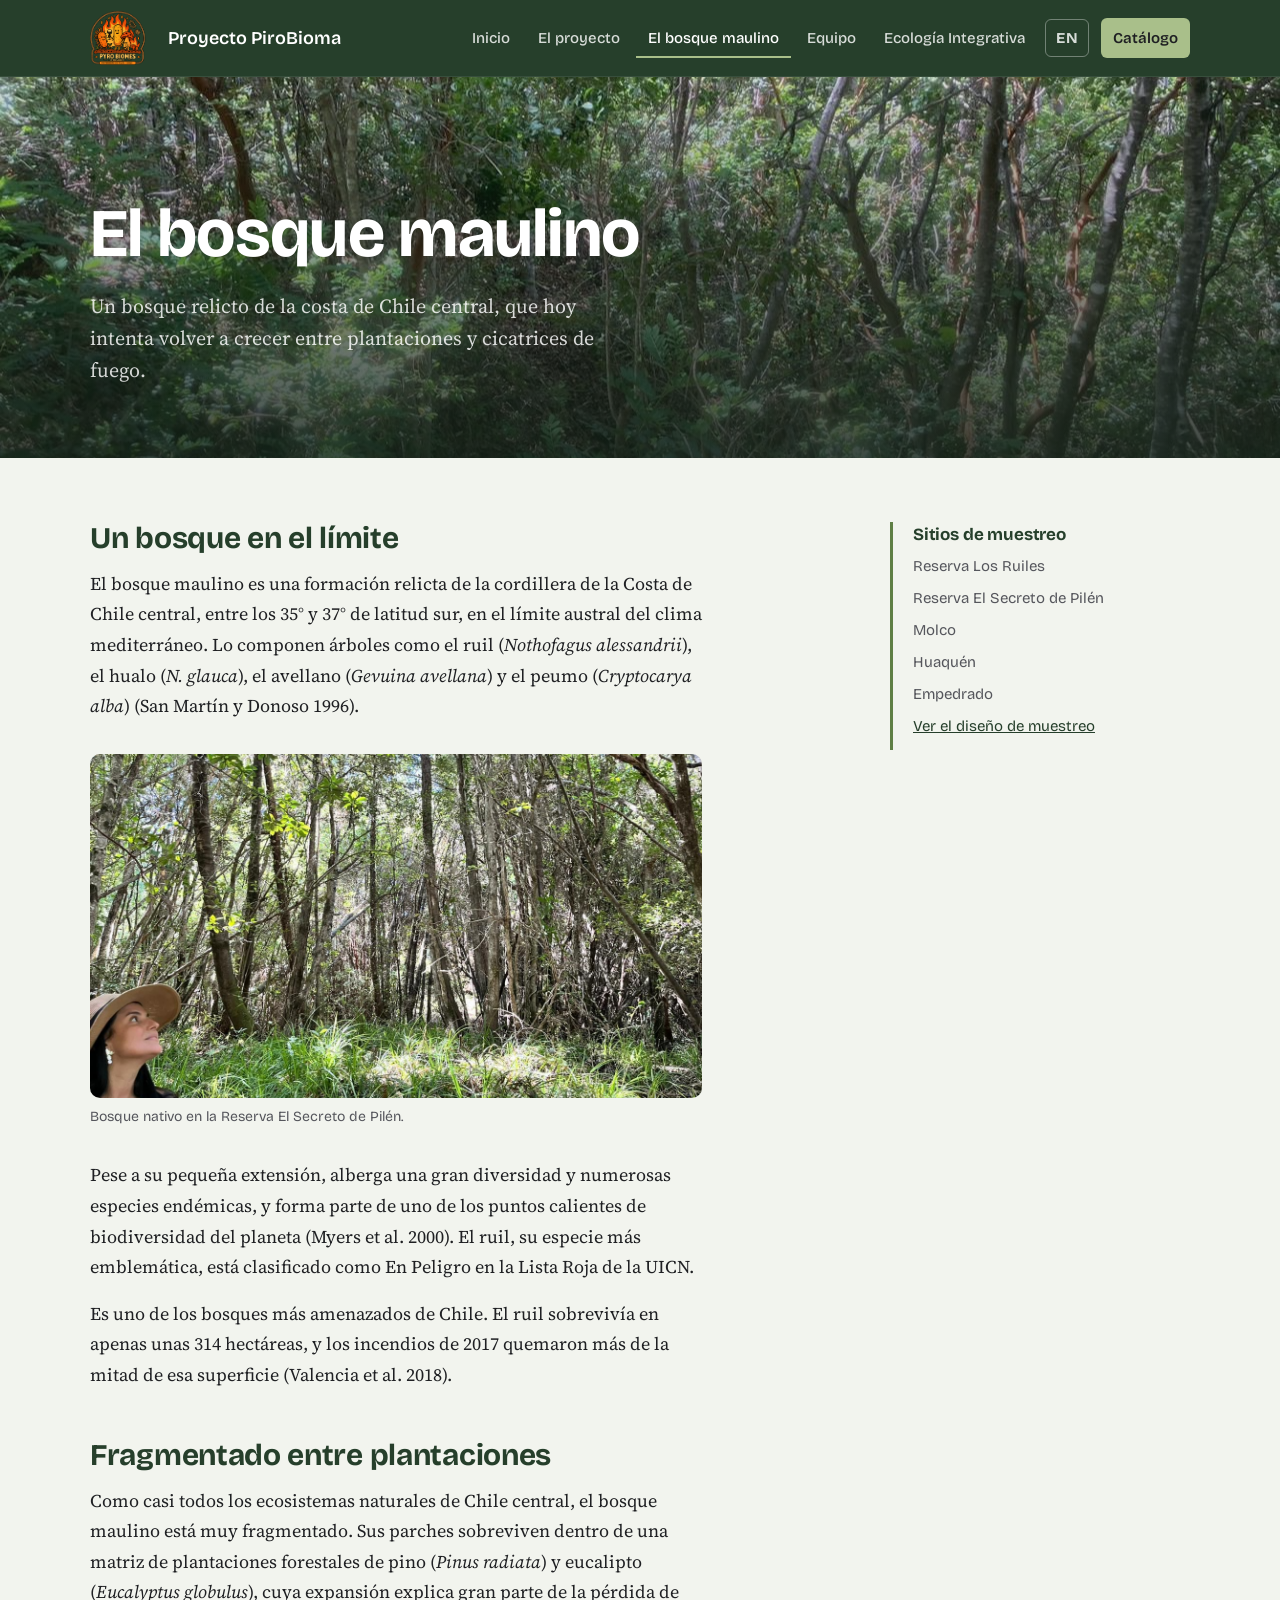
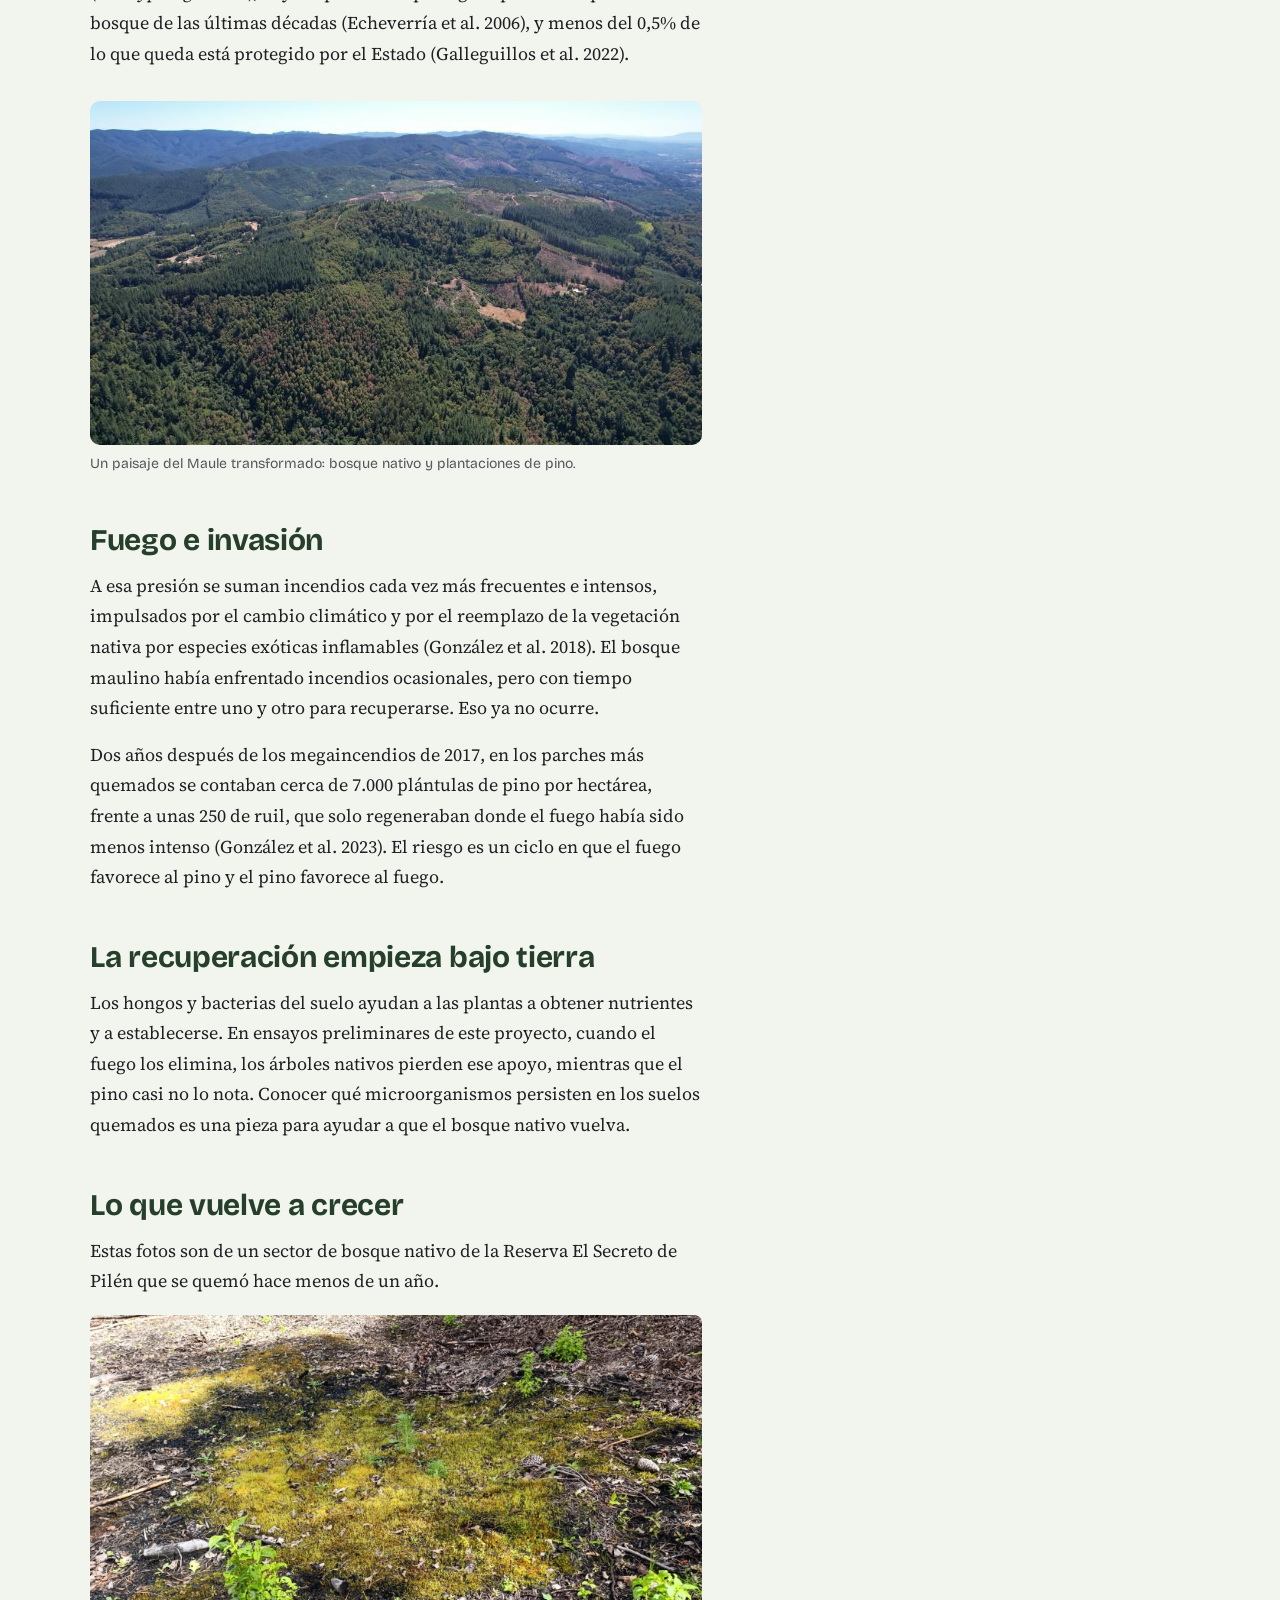
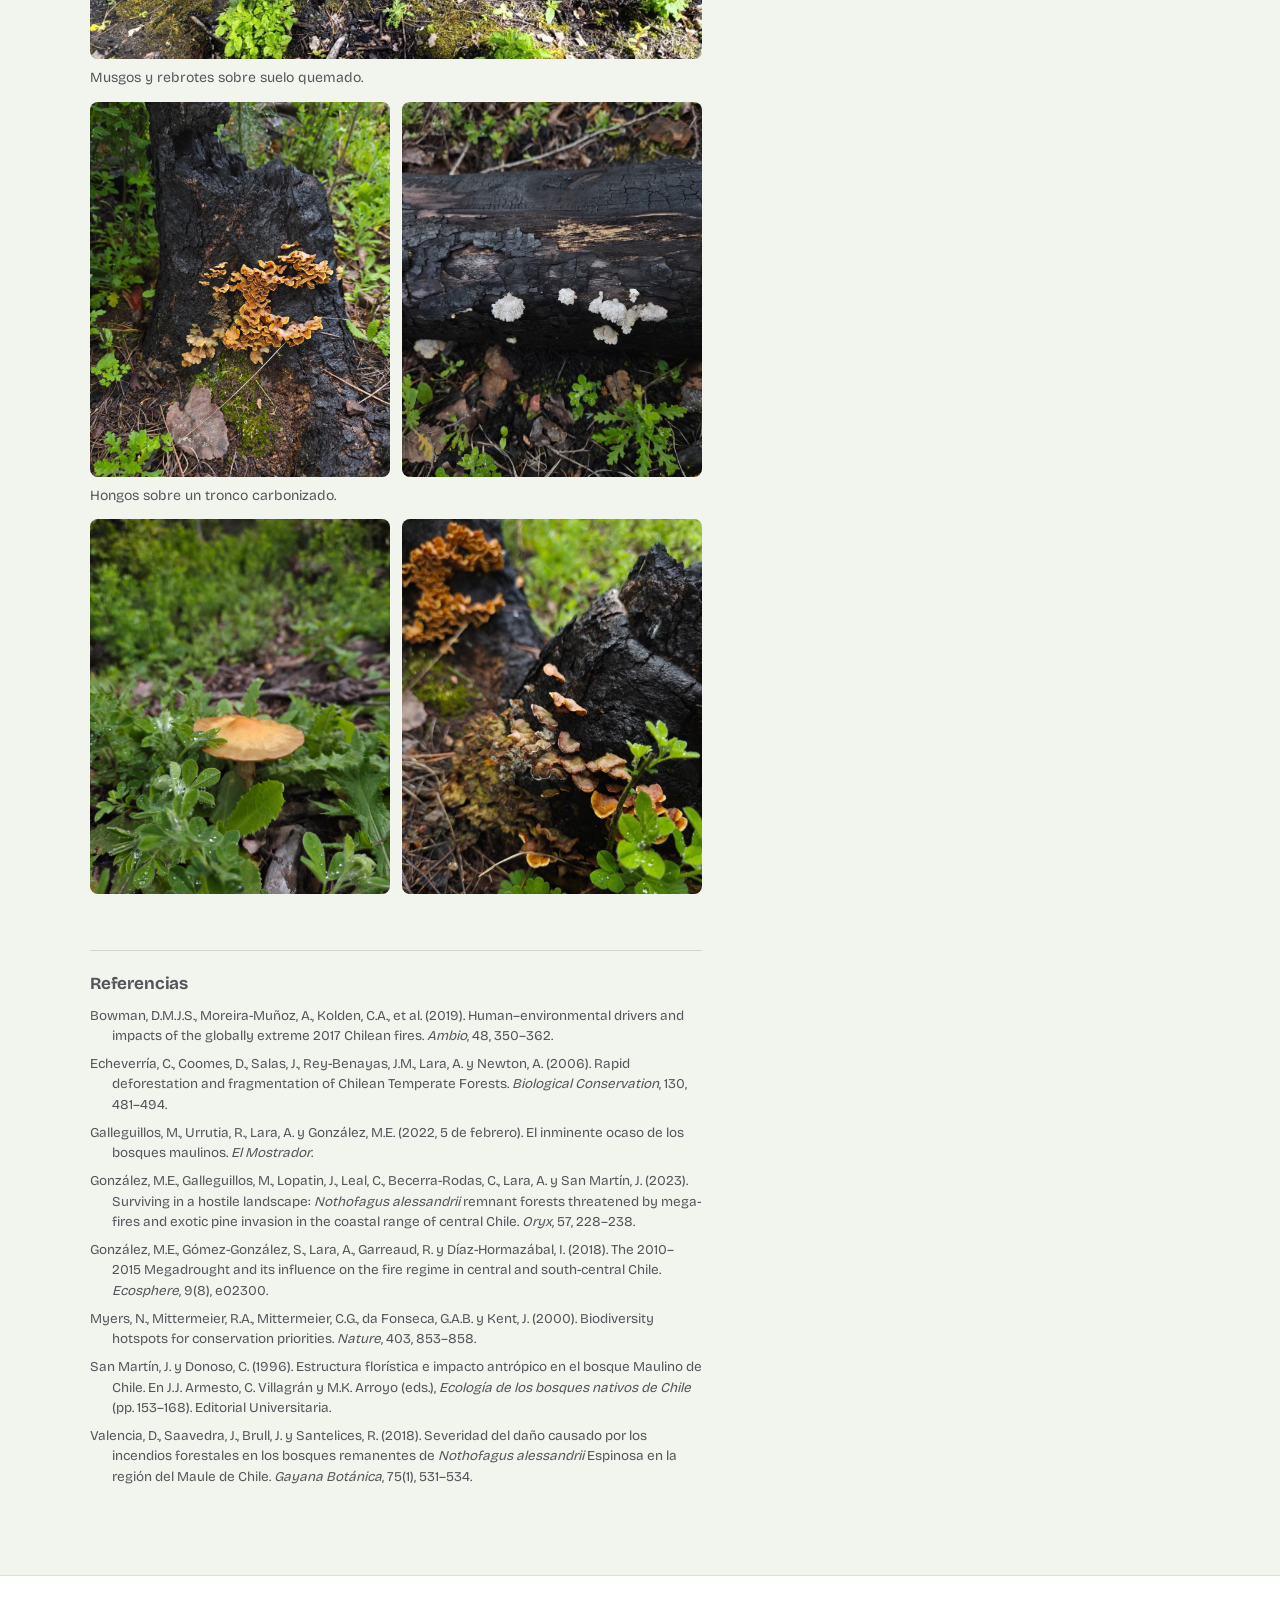
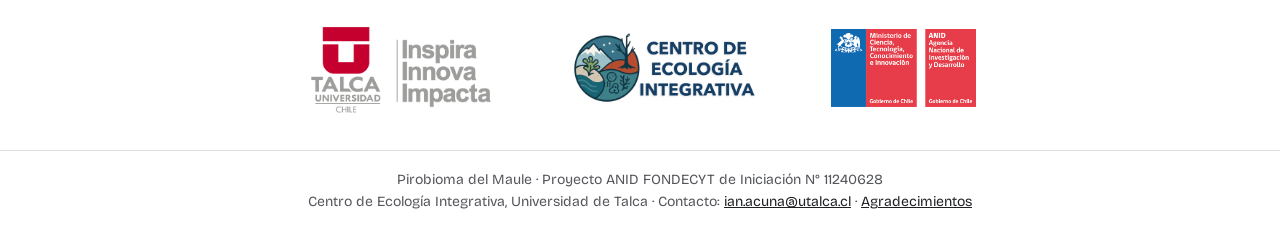
<file: bosque.html>
<!DOCTYPE html>
<html lang="es">
<head>
<meta charset="UTF-8">
<meta name="viewport" content="width=device-width, initial-scale=1.0">
<title>El bosque maulino · Pirobioma del Maule</title>
<meta name="description" content="El bosque maulino: un bosque relicto de Chile central y su recuperación después de los incendios.">
<link rel="canonical" href="https://pirobioma.github.io/bosque.html">
<link rel="alternate" hreflang="es" href="https://pirobioma.github.io/bosque.html">
<link rel="alternate" hreflang="en" href="https://pirobioma.github.io/en/forest.html">
<link rel="alternate" hreflang="x-default" href="https://pirobioma.github.io/bosque.html">
<link rel="icon" type="image/png" href="img/favicon.png">
<link rel="apple-touch-icon" href="img/apple-touch-icon.png">
<meta property="og:type" content="website">
<meta property="og:site_name" content="Pirobioma del Maule">
<meta property="og:locale" content="es_CL">
<meta property="og:title" content="El bosque maulino · Pirobioma del Maule">
<meta property="og:description" content="El bosque maulino: un bosque relicto de Chile central y su recuperación después de los incendios.">
<meta property="og:url" content="https://pirobioma.github.io/bosque.html">
<meta property="og:image" content="https://pirobioma.github.io/img/og_pirobioma.jpg">
<meta name="twitter:card" content="summary_large_image">
<link rel="preconnect" href="https://fonts.googleapis.com">
<link rel="preconnect" href="https://fonts.gstatic.com" crossorigin>
<link href="https://fonts.googleapis.com/css2?family=Bricolage+Grotesque:opsz,wght@12..96,400;12..96,500;12..96,600;12..96,700;12..96,800&family=Source+Serif+4:ital,opsz,wght@0,8..60,400;0,8..60,600;1,8..60,400&display=swap" rel="stylesheet">
<link rel="stylesheet" href="css/sitio.css">
<style>
  .galeria { display: grid; grid-template-columns: 1fr 1fr; gap: 12px; margin-top: 18px; }
  .prosa-cuerpo .galeria figure { margin: 0; }
  .prosa-cuerpo .galeria img { aspect-ratio: 4 / 5; object-fit: cover; border-radius: 8px; width: 100%; }
  .galeria figure:first-child { grid-column: 1 / -1; }
  .prosa-cuerpo .galeria figure:first-child img { aspect-ratio: 16 / 9; }
</style>
</head>
<body class="tema-bosque">

<header class="sitio-header">
  <div class="contenedor">
    <a class="marca" href="index.html">
      <img src="img/logo_pirobioma.png" alt="">
      <span>Proyecto PiroBioma</span>
    </a>
    <button class="nav-toggle" aria-expanded="false" aria-controls="nav">Menú</button>
    <nav class="nav" id="nav" aria-label="Principal">
      <ul>
        <li><a href="index.html">Inicio</a></li>
        <li><a href="proyecto.html">El proyecto</a></li>
        <li><a href="bosque.html" aria-current="page">El bosque maulino</a></li>
        <li><a href="equipo.html">Equipo</a></li>
        <li><a href="centro.html">Ecología Integrativa</a></li>
        <li><a class="lang" href="en/forest.html" hreflang="en" lang="en" title="English version">EN</a></li>
        <li><a class="nav-cta" href="catalogo.html">Catálogo</a></li>
      </ul>
    </nav>
  </div>
</header>

<main>
  <section class="cabecera-pagina con-foto" style="background-image:url('img/terreno/pilen_nativo.jpg'); background-position: center 45%;">
    <div class="contenedor">
      <h1>El bosque maulino</h1>
      <p>Un bosque relicto de la costa de Chile central, que hoy intenta volver a crecer entre plantaciones y cicatrices de fuego.</p>
    </div>
  </section>

  <section class="prosa">
    <div class="contenedor">
      <article class="prosa-cuerpo">
        <h2>Un bosque en el límite</h2>
        <p>El bosque maulino es una formación relicta de la cordillera de la Costa de Chile central, entre los 35° y 37° de latitud sur, en el límite austral del clima mediterráneo. Lo componen árboles como el ruil (<i>Nothofagus alessandrii</i>), el hualo (<i>N. glauca</i>), el avellano (<i>Gevuina avellana</i>) y el peumo (<i>Cryptocarya alba</i>) (San Martín y Donoso 1996).</p>
        <figure><img src="img/terreno/pilen.jpg" alt="Interior de bosque nativo en la Reserva El Secreto de Pilén" loading="lazy"><figcaption>Bosque nativo en la Reserva El Secreto de Pilén.</figcaption></figure>
        <p>Pese a su pequeña extensión, alberga una gran diversidad y numerosas especies endémicas, y forma parte de uno de los puntos calientes de biodiversidad del planeta (Myers et al. 2000). El ruil, su especie más emblemática, está clasificado como En Peligro en la Lista Roja de la UICN.</p>
        <p>Es uno de los bosques más amenazados de Chile. El ruil sobrevivía en apenas unas 314 hectáreas, y los incendios de 2017 quemaron más de la mitad de esa superficie (Valencia et al. 2018).</p>

        <h2>Fragmentado entre plantaciones</h2>
        <p>Como casi todos los ecosistemas naturales de Chile central, el bosque maulino está muy fragmentado. Sus parches sobreviven dentro de una matriz de plantaciones forestales de pino (<i>Pinus radiata</i>) y eucalipto (<i>Eucalyptus globulus</i>), cuya expansión explica gran parte de la pérdida de bosque de las últimas décadas (Echeverría et al. 2006), y menos del 0,5% de lo que queda está protegido por el Estado (Galleguillos et al. 2022).</p>

        <figure><img src="img/terreno/paisaje_maule.jpg" alt="Vista aérea de un paisaje del Maule con bosque nativo y plantaciones" loading="lazy"><figcaption>Un paisaje del Maule transformado: bosque nativo y plantaciones de pino.</figcaption></figure>

        <h2>Fuego e invasión</h2>
        <p>A esa presión se suman incendios cada vez más frecuentes e intensos, impulsados por el cambio climático y por el reemplazo de la vegetación nativa por especies exóticas inflamables (González et al. 2018). El bosque maulino había enfrentado incendios ocasionales, pero con tiempo suficiente entre uno y otro para recuperarse. Eso ya no ocurre.</p>
        <p>Dos años después de los megaincendios de 2017, en los parches más quemados se contaban cerca de 7.000 plántulas de pino por hectárea, frente a unas 250 de ruil, que solo regeneraban donde el fuego había sido menos intenso (González et al. 2023). El riesgo es un ciclo en que el fuego favorece al pino y el pino favorece al fuego.</p>

        <h2>La recuperación empieza bajo tierra</h2>
        <p>Los hongos y bacterias del suelo ayudan a las plantas a obtener nutrientes y a establecerse. En ensayos preliminares de este proyecto, cuando el fuego los elimina, los árboles nativos pierden ese apoyo, mientras que el pino casi no lo nota. Conocer qué microorganismos persisten en los suelos quemados es una pieza para ayudar a que el bosque nativo vuelva.</p>

        <h2>Lo que vuelve a crecer</h2>
        <p>Estas fotos son de un sector de bosque nativo de la Reserva El Secreto de Pilén que se quemó hace menos de un año.</p>
        <div class="galeria">
          <figure><img src="img/terreno/regeneracion.jpg" alt="Musgos y plantas rebrotando en suelo quemado" loading="lazy"><figcaption>Musgos y rebrotes sobre suelo quemado.</figcaption></figure>
          <figure><img src="img/terreno/hongo5.jpg" alt="Hongos creciendo sobre un tronco carbonizado" loading="lazy"><figcaption>Hongos sobre un tronco carbonizado.</figcaption></figure>
          <figure><img src="img/terreno/hongo2.jpg" alt="Pequeños hongos blancos sobre madera quemada" loading="lazy"></figure>
          <figure><img src="img/terreno/hongo1.jpg" alt="Hongo anaranjado entre la vegetación que rebrota" loading="lazy"></figure>
          <figure><img src="img/terreno/hongo4.jpg" alt="Hongos en la base de un tronco quemado" loading="lazy"></figure>
        </div>
        <section class="referencias" aria-labelledby="ref-titulo">
          <h2 id="ref-titulo">Referencias</h2>
          <ol>
            <li>Bowman, D.M.J.S., Moreira-Muñoz, A., Kolden, C.A., et al. (2019). Human–environmental drivers and impacts of the globally extreme 2017 Chilean fires. <i>Ambio</i>, 48, 350–362.</li>
            <li>Echeverría, C., Coomes, D., Salas, J., Rey-Benayas, J.M., Lara, A. y Newton, A. (2006). Rapid deforestation and fragmentation of Chilean Temperate Forests. <i>Biological Conservation</i>, 130, 481–494.</li>
            <li>Galleguillos, M., Urrutia, R., Lara, A. y González, M.E. (2022, 5 de febrero). El inminente ocaso de los bosques maulinos. <i>El Mostrador</i>.</li>
            <li>González, M.E., Galleguillos, M., Lopatin, J., Leal, C., Becerra-Rodas, C., Lara, A. y San Martín, J. (2023). Surviving in a hostile landscape: <i>Nothofagus alessandrii</i> remnant forests threatened by mega-fires and exotic pine invasion in the coastal range of central Chile. <i>Oryx</i>, 57, 228–238.</li>
            <li>González, M.E., Gómez-González, S., Lara, A., Garreaud, R. y Díaz-Hormazábal, I. (2018). The 2010–2015 Megadrought and its influence on the fire regime in central and south-central Chile. <i>Ecosphere</i>, 9(8), e02300.</li>
            <li>Myers, N., Mittermeier, R.A., Mittermeier, C.G., da Fonseca, G.A.B. y Kent, J. (2000). Biodiversity hotspots for conservation priorities. <i>Nature</i>, 403, 853–858.</li>
            <li>San Martín, J. y Donoso, C. (1996). Estructura florística e impacto antrópico en el bosque Maulino de Chile. En J.J. Armesto, C. Villagrán y M.K. Arroyo (eds.), <i>Ecología de los bosques nativos de Chile</i> (pp. 153–168). Editorial Universitaria.</li>
            <li>Valencia, D., Saavedra, J., Brull, J. y Santelices, R. (2018). Severidad del daño causado por los incendios forestales en los bosques remanentes de <i>Nothofagus alessandrii</i> Espinosa en la región del Maule de Chile. <i>Gayana Botánica</i>, 75(1), 531–534.</li>
          </ol>
        </section>
      </article>

      <aside class="aparte">
        <h2>Sitios de muestreo</h2>
        <ul>
          <li>Reserva Los Ruiles</li>
          <li>Reserva El Secreto de Pilén</li>
          <li>Molco</li>
          <li>Huaquén</li>
          <li>Empedrado</li>
          <li><a href="proyecto.html">Ver el diseño de muestreo</a></li>
        </ul>
      </aside>
    </div>
  </section>
</main>

<footer class="sitio-footer">
  <div class="footer-logos">
    <a href="https://www.utalca.cl" target="_blank" rel="noopener"><img class="logo-utalca" src="img/logo.utal.26.png" alt="Universidad de Talca: Inspira, Innova, Impacta"></a>
    <a href="https://www.integrativeecology.org" target="_blank" rel="noopener"><img class="logo-cei" src="img/logo_cei.png" alt="Centro de Ecología Integrativa"></a>
    <a href="https://anid.cl" target="_blank" rel="noopener"><img class="logo-anid" src="img/logo_anid.png" alt="ANID, Ministerio de Ciencia"></a>
  </div>
  <div class="footer-texto">
    Pirobioma del Maule · Proyecto ANID FONDECYT de Iniciación N° 11240628<br>
    Centro de Ecología Integrativa, Universidad de Talca · Contacto: <a href="mailto:ian.acuna@utalca.cl">ian.acuna@utalca.cl</a> · <a href="proyecto.html#agradecimientos">Agradecimientos</a>
  </div>
</footer>

<script src="js/sitio.js"></script>
</body>
</html>
</file>
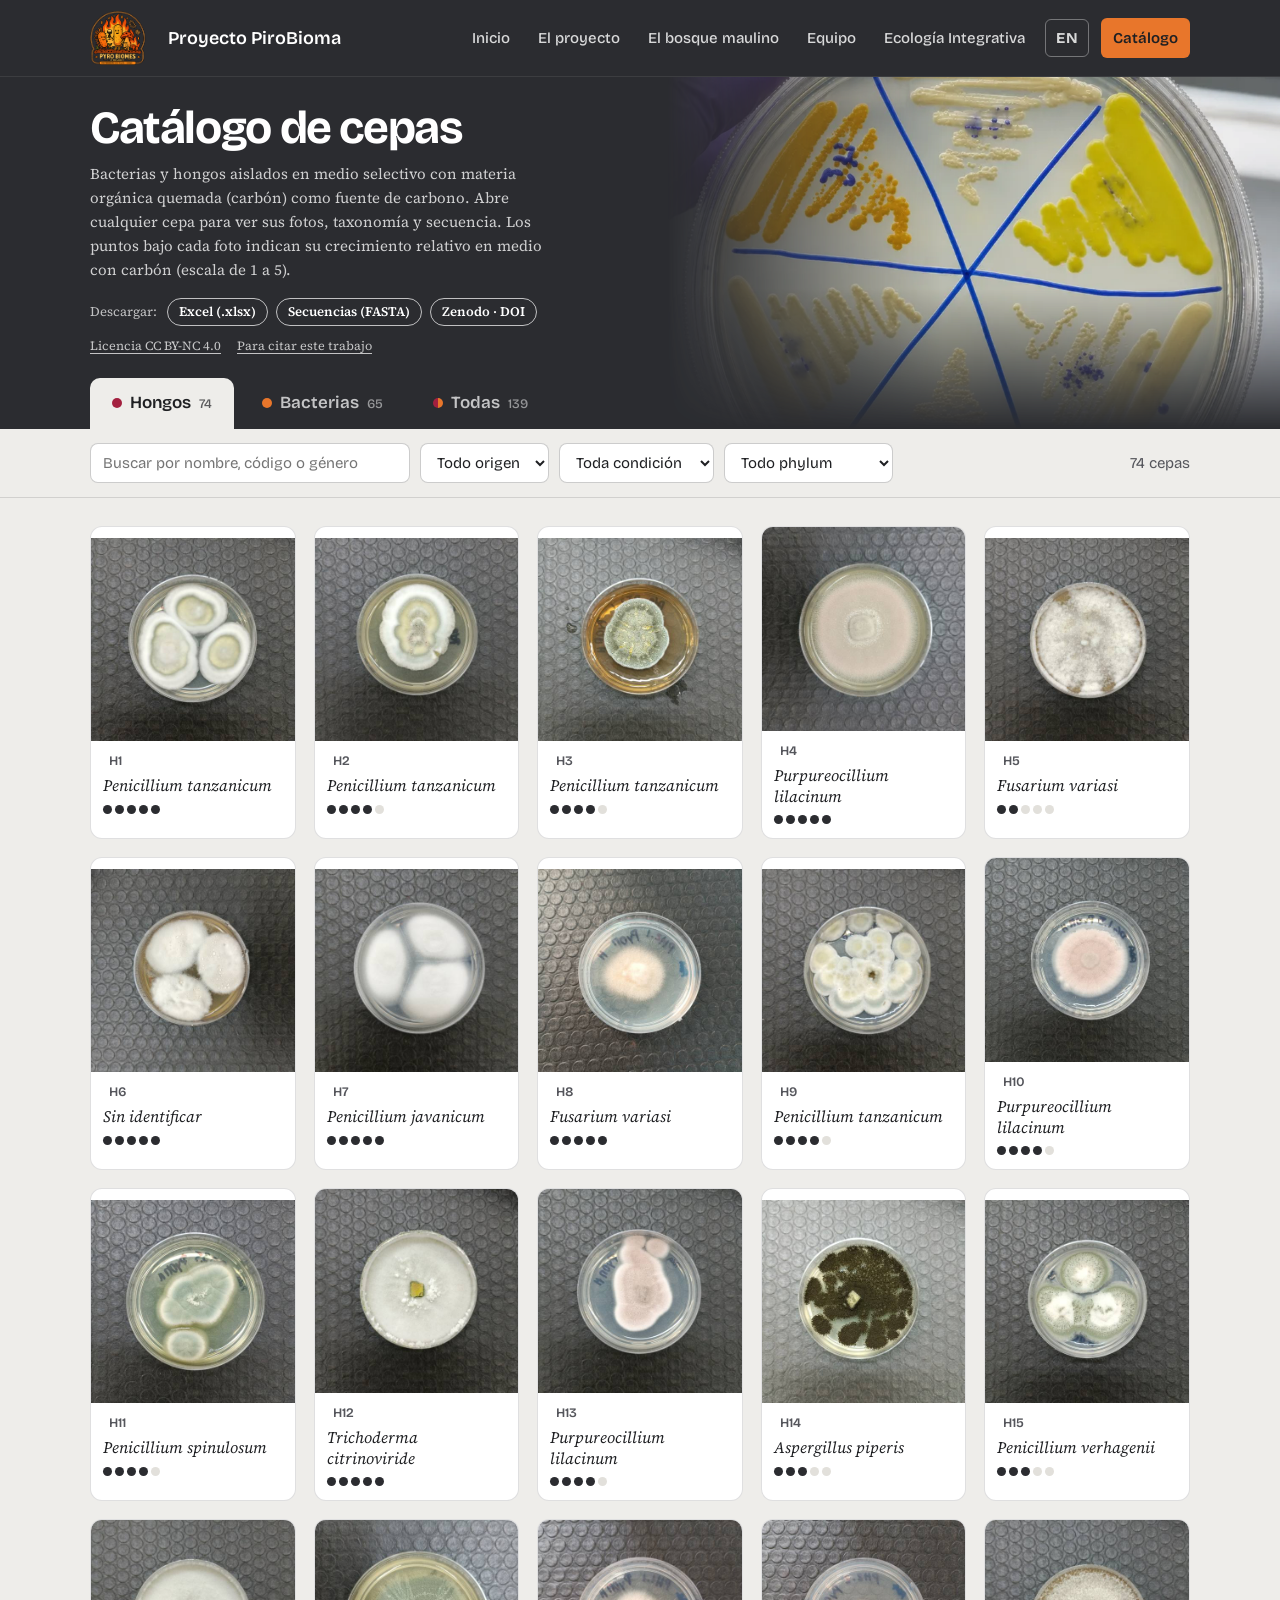
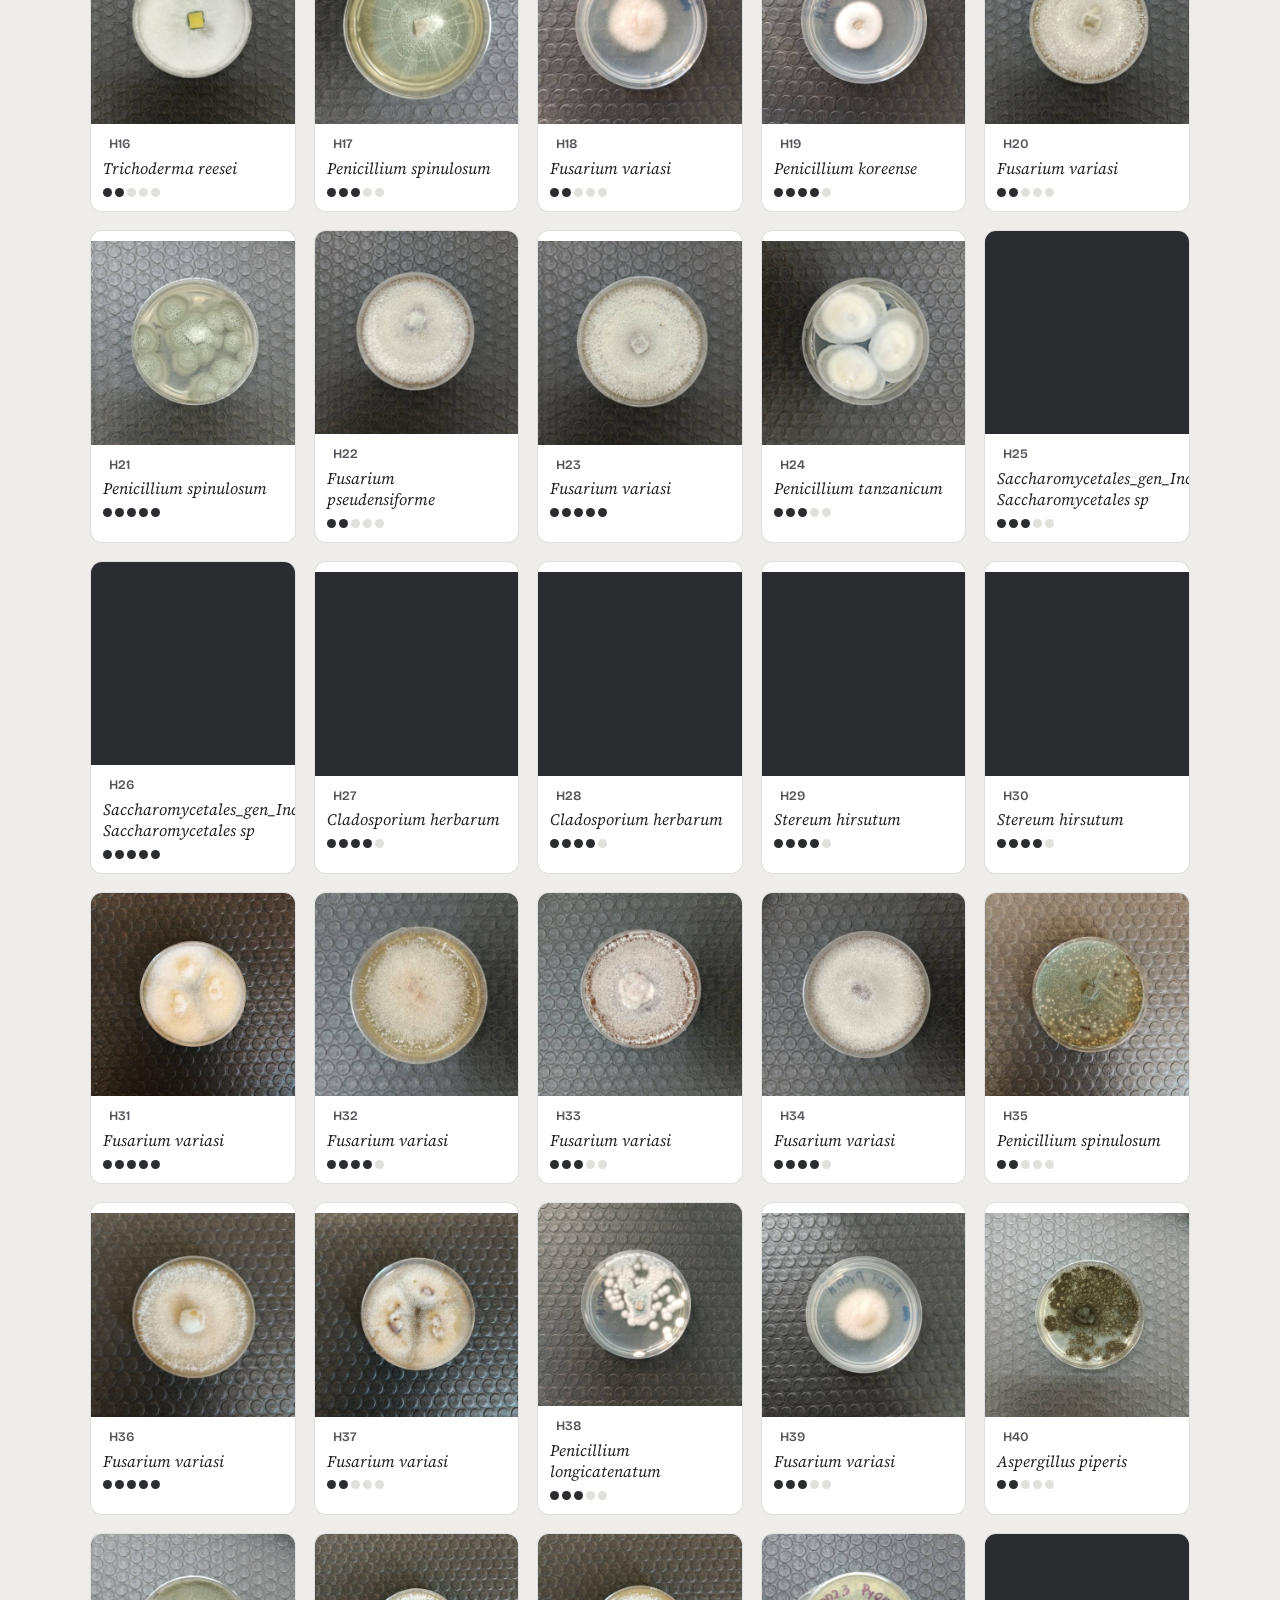
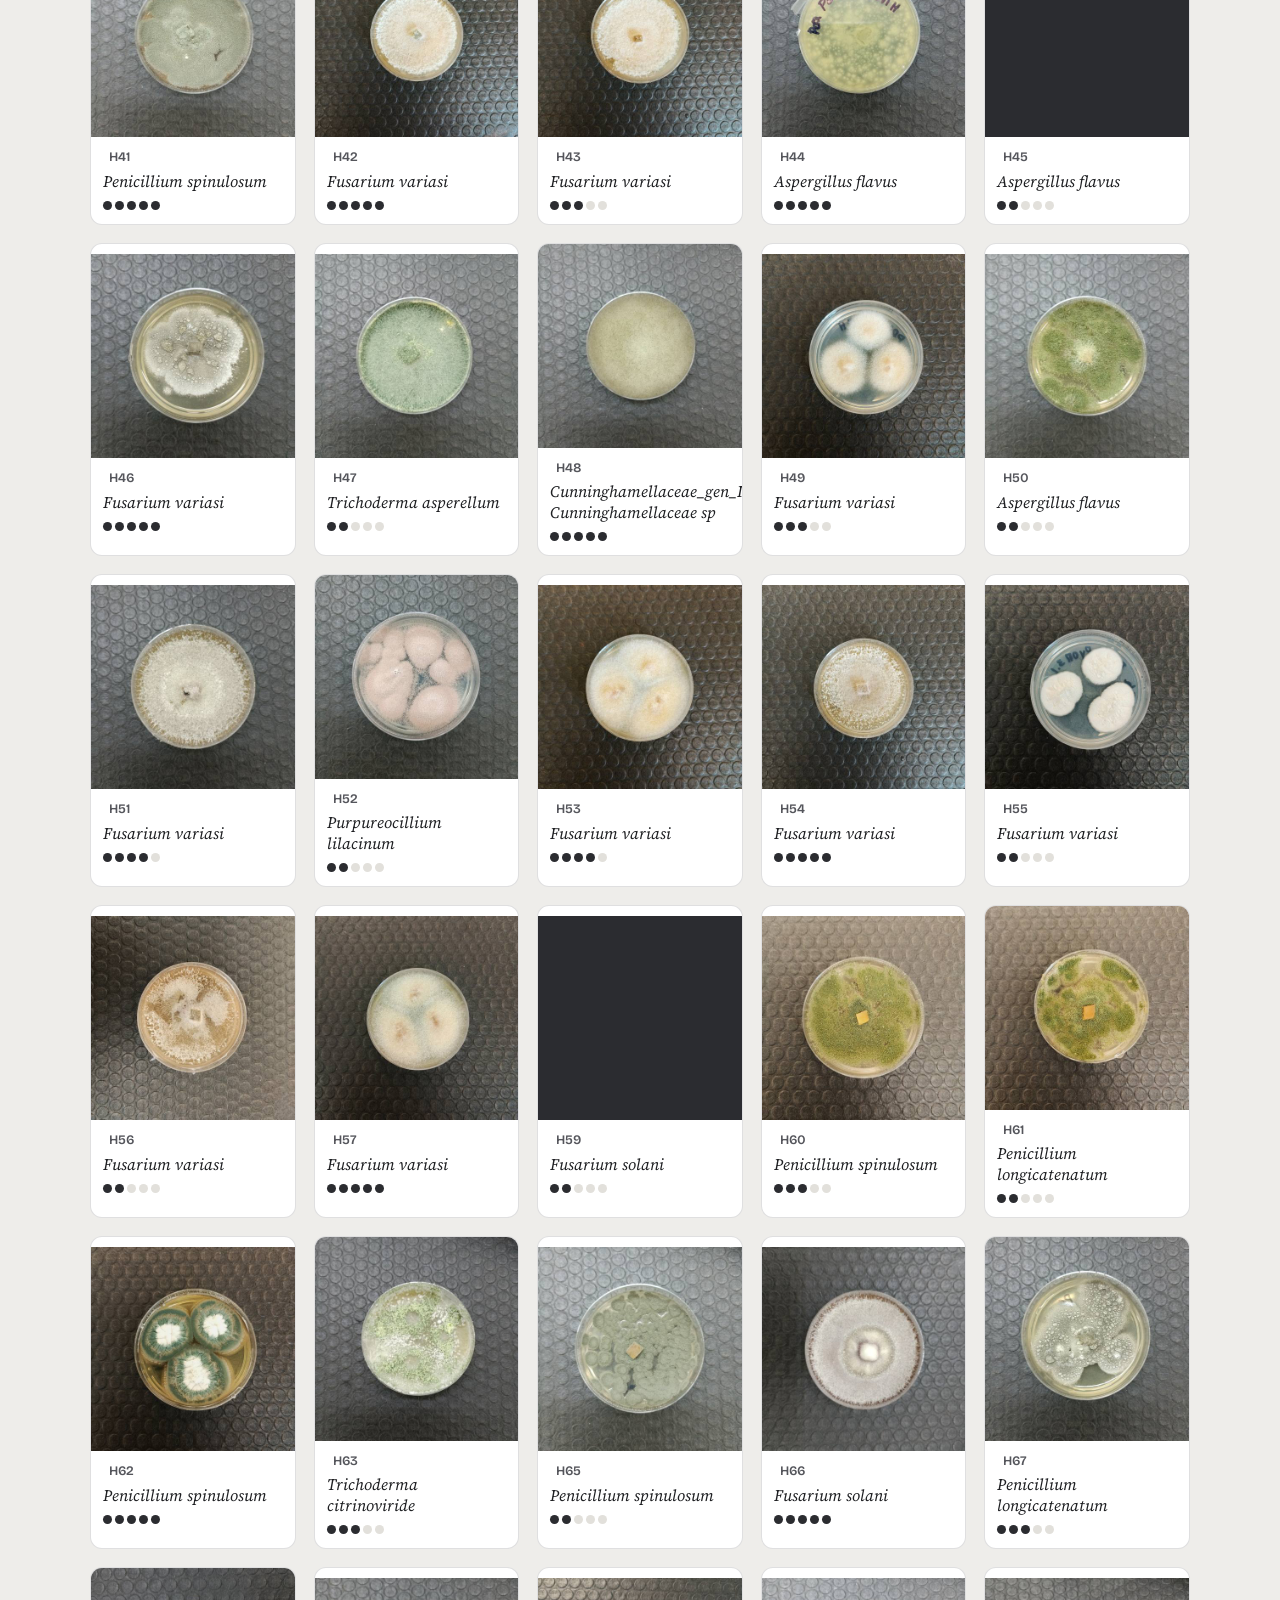
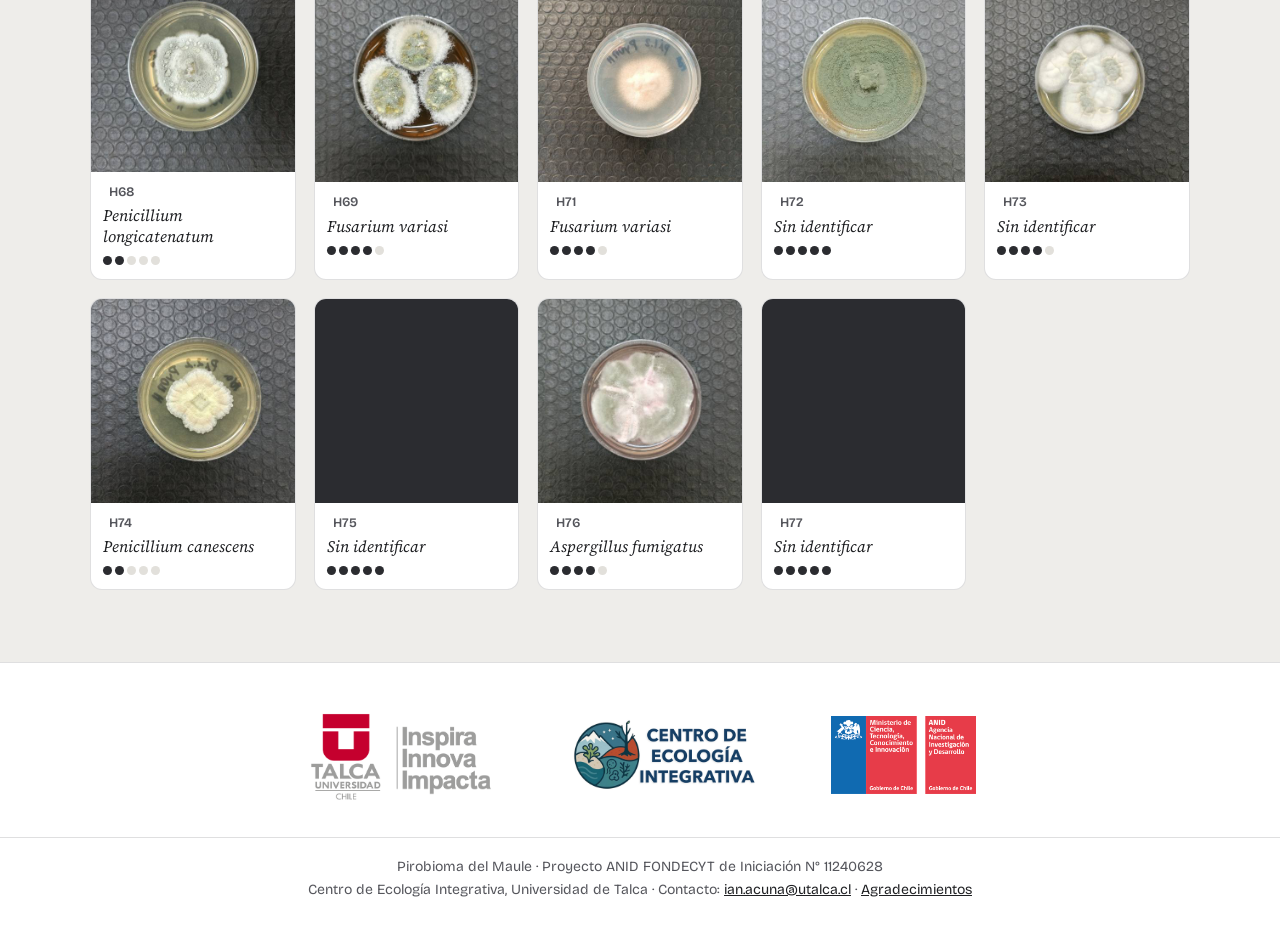
<file: catalogo.html>
<!DOCTYPE html>
<html lang="es">
<head>
<meta charset="UTF-8">
<meta name="viewport" content="width=device-width, initial-scale=1.0">
<title>Catálogo · Pirobioma del Maule</title>
<meta name="description" content="Catálogo de 139 bacterias y hongos cultivables aislados de suelos quemados de la Región del Maule, con fotos, taxonomía y secuencias.">
<link rel="canonical" href="https://pirobioma.github.io/catalogo.html">
<link rel="alternate" hreflang="es" href="https://pirobioma.github.io/catalogo.html">
<link rel="alternate" hreflang="en" href="https://pirobioma.github.io/en/catalog.html">
<link rel="alternate" hreflang="x-default" href="https://pirobioma.github.io/catalogo.html">
<link rel="icon" type="image/png" href="img/favicon.png">
<link rel="apple-touch-icon" href="img/apple-touch-icon.png">
<meta property="og:type" content="website">
<meta property="og:site_name" content="Pirobioma del Maule">
<meta property="og:locale" content="es_CL">
<meta property="og:title" content="Catálogo · Pirobioma del Maule">
<meta property="og:description" content="Catálogo de 139 bacterias y hongos cultivables aislados de suelos quemados de la Región del Maule, con fotos, taxonomía y secuencias.">
<meta property="og:url" content="https://pirobioma.github.io/catalogo.html">
<meta property="og:image" content="https://pirobioma.github.io/img/og_pirobioma.jpg">
<meta name="twitter:card" content="summary_large_image">
<link rel="preconnect" href="https://fonts.googleapis.com">
<link rel="preconnect" href="https://fonts.gstatic.com" crossorigin>
<link href="https://fonts.googleapis.com/css2?family=Bricolage+Grotesque:opsz,wght@12..96,400;12..96,500;12..96,600;12..96,700;12..96,800&family=Source+Serif+4:ital,opsz,wght@0,8..60,400;0,8..60,600;1,8..60,400&display=swap" rel="stylesheet">
<link rel="stylesheet" href="css/sitio.css">
<style>
  .cat-cabecera { background: var(--grafito); color: var(--blanco); padding: 48px 0 0; }
  .cat-cabecera h1 { font-size: clamp(38px, 5vw, 60px); letter-spacing: -0.03em; }
  .cat-cabecera p { font-size: 18px; color: rgba(255,255,255,0.78); max-width: 60ch; margin-top: 12px; }

  .tipos { display: flex; gap: 6px; margin-top: 32px; flex-wrap: wrap; }
  .tipo-btn {
    font-family: var(--f-display); font-size: 17px; font-weight: 600;
    background: transparent; color: rgba(255,255,255,0.72);
    border: none; border-radius: 10px 10px 0 0;
    padding: 14px 22px 16px; cursor: pointer;
    display: flex; align-items: baseline; gap: 8px;
  }
  .tipo-btn:hover { color: var(--blanco); background: rgba(255,255,255,0.06); }
  .tipo-btn.activo { background: var(--ceniza); color: var(--tinta); }
  .tipo-btn .n { font-size: 13px; font-weight: 500; opacity: 0.7; }
  .tipo-btn .punto { width: 10px; height: 10px; border-radius: 50%; display: inline-block; align-self: center; }
  .punto-hongo { background: var(--carmin); }
  .punto-bact { background: var(--brasa); }
  .punto-todo { background: linear-gradient(90deg, var(--carmin) 50%, var(--brasa) 50%); }

  .filtros {
    background: var(--ceniza);
    position: sticky; top: 76px; z-index: 20;
    border-bottom: 1px solid var(--linea);
  }
  .filtros .contenedor { display: flex; flex-wrap: wrap; gap: 10px; align-items: center; padding-top: 14px; padding-bottom: 14px; }
  .filtros input, .filtros select {
    height: 40px; font-family: var(--f-display); font-size: 15px;
    border: 1px solid rgba(0,0,0,0.2); border-radius: 8px;
    background: var(--blanco); color: var(--tinta); padding: 0 12px;
  }
  .filtros input { flex: 1 1 220px; max-width: 320px; }
  .filtros select { flex: 0 1 auto; }
  .conteo { margin-left: auto; font-family: var(--f-display); font-size: 15px; color: var(--tinta-2); white-space: nowrap; }

  .grilla {
    display: grid; grid-template-columns: repeat(auto-fill, minmax(180px, 1fr));
    gap: 18px; padding-top: 28px; padding-bottom: 72px;
  }
  .tarjeta {
    background: var(--blanco); border-radius: 12px; overflow: hidden;
    cursor: pointer; text-align: left; border: 1px solid var(--linea);
    font: inherit; color: inherit; display: block; width: 100%;
    transition: transform .12s ease, box-shadow .12s ease;
  }
  .tarjeta:hover { transform: translateY(-2px); box-shadow: 0 8px 22px rgba(0,0,0,0.10); }
  .tarjeta .img { aspect-ratio: 1; background: var(--grafito); overflow: hidden; }
  .tarjeta .img img { width: 100%; height: 100%; object-fit: cover; }
  .tarjeta .cuerpo { padding: 10px 12px 14px; }
  .tarjeta .id { font-family: var(--f-display); font-size: 13px; font-weight: 600; color: var(--tinta-2); display: flex; align-items: center; gap: 6px; }
  .tarjeta .nombre { font-style: italic; font-size: 16px; line-height: 1.3; margin-top: 3px; }
  .crec { display: flex; gap: 3px; margin-top: 9px; align-items: center; }
  .crec span { width: 9px; height: 9px; border-radius: 50%; background: var(--ceniza-2); }
  .crec span.on { background: var(--grafito); }
  .crec-pend { font-family: var(--f-display); font-size: 12px; color: var(--piedra); margin-top: 9px; }
  .sin-resultados { grid-column: 1 / -1; text-align: center; padding: 64px 0; font-family: var(--f-display); color: var(--tinta-2); }

  /* Ficha */
  .velo { display: none; position: fixed; inset: 0; background: rgba(20,20,22,0.7); z-index: 100; overflow-y: auto; padding: 32px 16px; }
  .velo.abierto { display: flex; justify-content: center; align-items: flex-start; }
  .ficha { background: var(--blanco); border-radius: 14px; width: 100%; max-width: 820px; overflow: hidden; }
  .ficha-cab { background: var(--grafito); color: var(--blanco); padding: 20px 24px; display: flex; justify-content: space-between; gap: 16px; align-items: flex-start; position: sticky; top: 0; }
  .ficha-cab h2 { font-family: var(--f-texto); font-style: italic; font-weight: 400; font-size: 26px; line-height: 1.2; }
  .ficha-cab p { font-family: var(--f-display); font-size: 14px; color: rgba(255,255,255,0.7); margin-top: 4px; }
  .cerrar { background: none; border: 1px solid rgba(255,255,255,0.3); color: var(--blanco); border-radius: 8px; font-family: var(--f-display); font-size: 14px; padding: 6px 12px; cursor: pointer; flex-shrink: 0; }
  .ficha-cuerpo { padding: 24px; }
  .fotos { display: grid; grid-template-columns: repeat(3, minmax(0, 1fr)); gap: 16px; margin-bottom: 24px; }
  .fotos.una { grid-template-columns: minmax(0, 300px); justify-content: center; }
  .foto-caja { aspect-ratio: 1; border-radius: 10px; overflow: hidden; background: var(--ceniza); display: flex; align-items: center; justify-content: center; }
  .foto-caja img { width: 100%; height: 100%; object-fit: cover; cursor: zoom-in; }
  .foto-caja .pend { font-family: var(--f-display); font-size: 13px; color: var(--piedra); }
  .foto-rot { font-family: var(--f-display); font-size: 14px; text-align: center; margin-top: 6px; color: var(--tinta-2); }
  .datos { display: grid; grid-template-columns: 1fr 1fr; gap: 1px; background: var(--linea); border: 1px solid var(--linea); border-radius: 10px; overflow: hidden; }
  .dato { background: var(--blanco); padding: 12px 14px; }
  .dato.ancho { grid-column: 1 / -1; }
  .dato dt { font-family: var(--f-display); font-size: 13px; color: var(--tinta-2); margin-bottom: 3px; }
  .dato dd { font-size: 16px; line-height: 1.5; }
  .dato dd.it { font-style: italic; }
  .dato dd.pendiente { color: var(--piedra); font-style: italic; }
  .adn { font-family: ui-monospace, Consolas, monospace; font-size: 12px; word-break: break-all; line-height: 1.5; max-height: 160px; overflow-y: auto; }
  .crec-grande { display: flex; gap: 5px; align-items: center; }
  .crec-grande span { width: 14px; height: 14px; border-radius: 50%; background: var(--ceniza-2); }
  .crec-grande span.on { background: var(--grafito); }
  .crec-grande b { font-weight: 400; margin-left: 8px; font-size: 15px; }

  .zoom { display: none; position: fixed; inset: 0; background: rgba(0,0,0,0.9); z-index: 200; align-items: center; justify-content: center; padding: 20px; cursor: zoom-out; }
  .zoom.abierto { display: flex; }
  .zoom img { max-width: 100%; max-height: 100%; border-radius: 8px; }

  @media (max-width: 640px) {
    .tipo-btn { padding: 12px 14px 14px; font-size: 15px; }
    .filtros { top: 76px; }
    .filtros select { flex: 1 1 45%; }
    .grilla { grid-template-columns: repeat(auto-fill, minmax(140px, 1fr)); gap: 12px; }
    .fotos { grid-template-columns: 1fr 1fr; }
    .datos { grid-template-columns: 1fr; }
    .ficha-cuerpo { padding: 16px; }
  }
  .cat-cabecera { position: relative; overflow: hidden; padding: 26px 0 0; }
  .cat-cabecera .contenedor { position: relative; z-index: 1; }
  .cab-fondo { position: absolute; top: 0; right: 0; width: min(48%, 640px); height: 100%; z-index: 0;
    background: url("img/catalogo_pic.webp") center 35% / cover no-repeat; opacity: 0.92;
    -webkit-mask-image: linear-gradient(to right, transparent 0%, #000 45%), linear-gradient(to top, transparent 0%, #000 40%);
    -webkit-mask-composite: source-in;
    mask-image: linear-gradient(to right, transparent 0%, #000 45%), linear-gradient(to top, transparent 0%, #000 40%);
    mask-composite: intersect; }
  .cab-texto { max-width: 56%; }
  .cat-cabecera h1 { font-size: clamp(30px, 3.8vw, 46px); }
  .cat-cabecera .cab-texto > p { font-size: 15px; max-width: 58ch; margin-top: 8px; }
  .acciones { display: flex; flex-wrap: nowrap; gap: 8px; align-items: center; margin-top: 16px; font-size: 13px; }
  .acciones .rotulo-d { color: rgba(255,255,255,0.7); margin-right: 2px; white-space: nowrap; }
  .acciones a { color: var(--blanco); text-decoration: none; border: 1.2px solid rgba(255,255,255,0.7); border-radius: 999px; padding: 3px 11px; font-weight: 600; white-space: nowrap; }
  .acciones a:hover { background: var(--brasa); border-color: var(--brasa); }
  .enlaces-info { display: flex; gap: 16px; margin-top: 10px; font-size: 12.5px; }
  .enlaces-info button { background: none; border: 0; padding: 0; color: rgba(255,255,255,0.72); font: inherit; cursor: pointer; text-decoration: underline; text-underline-offset: 3px; }
  .enlaces-info button:hover { color: var(--brasa); }
  .tipos { margin-top: 22px; }
  dialog.info { position: fixed; inset: 0; margin: auto; height: fit-content; max-width: 560px; width: calc(100% - 32px); border: 0; border-radius: 14px; padding: 22px 24px; background: var(--grafito-2); color: var(--blanco); font-size: 14px; line-height: 1.55; box-shadow: 0 24px 60px rgba(0,0,0,0.5); }
  dialog.info::backdrop { background: rgba(0,0,0,0.55); }
  dialog.info h3 { margin: 0 0 10px; font-size: 18px; }
  dialog.info a { color: inherit; text-decoration: underline; }
  dialog.info .cita { background: rgba(255,255,255,0.07); border-radius: 8px; padding: 10px 12px; margin: 10px 0; }
  dialog.info .botonera { display: flex; gap: 8px; justify-content: flex-end; margin-top: 14px; }
  dialog.info .botonera button { font: inherit; font-weight: 600; border-radius: 999px; padding: 5px 14px; cursor: pointer; border: 1.2px solid rgba(255,255,255,0.7); background: none; color: inherit; }
  dialog.info .botonera button.prim { background: var(--brasa); border-color: var(--brasa); }
  @media (max-width: 900px) { .cab-texto { max-width: none; } .cab-fondo { width: 100%; opacity: 0.22; } .acciones { flex-wrap: wrap; } }
</style>
</head>
<body class="tema-fuego">

<header class="sitio-header">
  <div class="contenedor">
    <a class="marca" href="index.html">
      <img src="img/logo_pirobioma.png" alt="">
      <span>Proyecto PiroBioma</span>
    </a>
    <button class="nav-toggle" aria-expanded="false" aria-controls="nav">Menú</button>
    <nav class="nav" id="nav" aria-label="Principal">
      <ul>
        <li><a href="index.html">Inicio</a></li>
        <li><a href="proyecto.html">El proyecto</a></li>
        <li><a href="bosque.html">El bosque maulino</a></li>
        <li><a href="equipo.html">Equipo</a></li>
        <li><a href="centro.html">Ecología Integrativa</a></li>
        <li><a class="lang" href="en/catalog.html" hreflang="en" lang="en" title="English version">EN</a></li>
        <li><a class="nav-cta" href="catalogo.html" aria-current="page">Catálogo</a></li>
      </ul>
    </nav>
  </div>
</header>

<main>
  <section class="cat-cabecera">
    <div class="cab-fondo" aria-hidden="true"></div>
    <div class="contenedor">
      <div class="cab-texto">
        <h1>Catálogo de cepas</h1>
        <p>Bacterias y hongos aislados en medio selectivo con materia orgánica quemada (carbón) como fuente de carbono. Abre cualquier cepa para ver sus fotos, taxonomía y secuencia. Los puntos bajo cada foto indican su crecimiento relativo en medio con carbón (escala de 1 a 5).</p>
        <div class="acciones">
          <span class="rotulo-d">Descargar:</span>
          <a href="descargas/pirobioma_catalogo.xlsx" download>Excel (.xlsx)</a>
          <a href="descargas/pirobioma_sequences.fasta" download>Secuencias (FASTA)</a>
          <a href="https://doi.org/10.5281/zenodo.24043371" target="_blank" rel="noopener">Zenodo · DOI</a>
        </div>
        <div class="enlaces-info">
          <button type="button" data-dlg="dlg-licencia">Licencia CC BY-NC 4.0</button>
          <button type="button" data-dlg="dlg-cita">Para citar este trabajo</button>
        </div>
      </div>
      <div class="tipos" role="tablist" aria-label="Tipo de organismo">
        <button class="tipo-btn" data-tipo="Hongo" role="tab"><span class="punto punto-hongo"></span>Hongos <span class="n" id="n-hongo"></span></button>
        <button class="tipo-btn" data-tipo="Bacteria" role="tab"><span class="punto punto-bact"></span>Bacterias <span class="n" id="n-bact"></span></button>
        <button class="tipo-btn" data-tipo="" role="tab"><span class="punto punto-todo"></span>Todas <span class="n" id="n-todas"></span></button>
      </div>
    </div>
  </section>

  <div class="filtros">
    <div class="contenedor">
      <input type="search" id="buscar" placeholder="Buscar por nombre, código o género" aria-label="Buscar cepa">
      <select id="f-origen" aria-label="Origen"><option value="">Todo origen</option></select>
      <select id="f-quemado" aria-label="Condición de quemado"><option value="">Toda condición</option></select>
      <select id="f-phylum" aria-label="Phylum"><option value="">Todo phylum</option></select>
      <span class="conteo" id="conteo"></span>
    </div>
  </div>

  <div class="contenedor">
    <div class="grilla" id="grilla"></div>
  </div>
</main>

<div class="velo" id="velo" aria-hidden="true">
  <article class="ficha" role="dialog" aria-modal="true" aria-labelledby="m-nombre">
    <header class="ficha-cab">
      <div><h2 id="m-nombre"></h2><p id="m-id"></p></div>
      <button class="cerrar" id="cerrar">Cerrar</button>
    </header>
    <div class="ficha-cuerpo">
      <div class="fotos" id="m-fotos"></div>
      <dl class="datos">
        <div class="dato"><dt>Tipo</dt><dd id="m-tipo"></dd></div>
        <div class="dato"><dt>Origen</dt><dd id="m-origen"></dd></div>
        <div class="dato"><dt>Horizonte</dt><dd id="m-horizonte"></dd></div>
        <div class="dato"><dt>Condición de quemado</dt><dd id="m-quemado"></dd></div>
        <div class="dato ancho"><dt>Taxonomía</dt><dd class="it" id="m-taxo"></dd></div>
        <div class="dato ancho"><dt>Descripción morfológica</dt><dd id="m-desc"></dd></div>
        <div class="dato ancho"><dt>Crecimiento en medio con carbón</dt><dd id="m-crec"></dd></div>
        <div class="dato ancho"><dt>Secuencia de ADN (<span id="m-seqtipo"></span>)</dt><dd class="adn" id="m-seq"></dd></div>
      </dl>
    </div>
  </article>
</div>
<div class="zoom" id="zoom"><img alt=""></div>

<footer class="sitio-footer">
  <div class="footer-logos">
    <a href="https://www.utalca.cl" target="_blank" rel="noopener"><img class="logo-utalca" src="img/logo.utal.26.png" alt="Universidad de Talca: Inspira, Innova, Impacta"></a>
    <a href="https://www.integrativeecology.org" target="_blank" rel="noopener"><img class="logo-cei" src="img/logo_cei.png" alt="Centro de Ecología Integrativa"></a>
    <a href="https://anid.cl" target="_blank" rel="noopener"><img class="logo-anid" src="img/logo_anid.png" alt="ANID, Ministerio de Ciencia"></a>
  </div>
  <div class="footer-texto">
    Pirobioma del Maule · Proyecto ANID FONDECYT de Iniciación N° 11240628<br>
    Centro de Ecología Integrativa, Universidad de Talca · Contacto: <a href="mailto:ian.acuna@utalca.cl">ian.acuna@utalca.cl</a> · <a href="proyecto.html#agradecimientos">Agradecimientos</a>
  </div>
</footer>

<script src="data/cepas.js"></script>
<script src="js/sitio.js"></script>
<script>
const etiquetasCrec = ["", "Crece muy poco", "Crecimiento bajo", "Crecimiento moderado", "Crecimiento alto", "Crece abundantemente"];
const $ = id => document.getElementById(id);
const unicos = arr => [...new Set(arr.filter(Boolean))].sort();

function poblar(id, valores) {
  valores.forEach(v => { const o = document.createElement('option'); o.value = v; o.textContent = v; $(id).appendChild(o); });
}
poblar('f-origen', unicos(strains.map(s => s.origen)));
poblar('f-quemado', unicos(strains.map(s => s.condicion_quemado)));
poblar('f-phylum', unicos(strains.map(s => s.taxonomia.phylum)));
$('n-hongo').textContent = strains.filter(s => s.tipo === 'Hongo').length;
$('n-bact').textContent = strains.filter(s => s.tipo === 'Bacteria').length;
$('n-todas').textContent = strains.length;

let tipoActivo = 'Hongo';

function puntos(n, clase) {
  return [1,2,3,4,5].map(i => `<span class="${i <= n ? 'on' : ''}"></span>`).join('');
}

function dibujar(lista) {
  const g = $('grilla');
  $('conteo').textContent = lista.length + (lista.length === 1 ? ' cepa' : ' cepas');
  if (!lista.length) { g.innerHTML = '<p class="sin-resultados">Ninguna cepa coincide con estos filtros. Prueba quitando alguno.</p>'; return; }
  g.innerHTML = '';
  lista.forEach(s => {
    const b = document.createElement('button');
    b.className = 'tarjeta';
    b.type = 'button';
    const img = s.thumb ? `<img src="${s.thumb}" loading="lazy" alt="">` : '';
    const crec = s.crecimiento ? `<div class="crec" title="${etiquetasCrec[s.crecimiento]}">${puntos(s.crecimiento)}</div>` : `<div class="crec-pend">Crecimiento pendiente</div>`;
    const punto = s.tipo === 'Hongo' ? 'punto-hongo' : 'punto-bact';
    b.innerHTML = `<div class="img">${img}</div><div class="cuerpo"><div class="id"><span class="punto ${punto}"></span>${s.id}</div><div class="nombre">${s.nombre_display}</div>${crec}</div>`;
    b.addEventListener('click', () => abrir(s));
    g.appendChild(b);
  });
}

function filtrar() {
  const q = $('buscar').value.toLowerCase().trim();
  const o = $('f-origen').value, c = $('f-quemado').value, p = $('f-phylum').value;
  dibujar(strains.filter(s => {
    if (tipoActivo && s.tipo !== tipoActivo) return false;
    if (q) {
      const t = (s.nombre_display + ' ' + s.id + ' ' + (s.taxonomia.genero || '') + ' ' + (s.taxonomia.especie || '')).toLowerCase();
      if (!t.includes(q)) return false;
    }
    if (o && s.origen !== o) return false;
    if (c && s.condicion_quemado !== c) return false;
    if (p && s.taxonomia.phylum !== p) return false;
    return true;
  }));
}

function caja(src, rotulo) {
  const dentro = src ? `<img src="${src}" alt="${rotulo}">` : `<span class="pend">Foto pendiente</span>`;
  return `<div><div class="foto-caja">${dentro}</div><div class="foto-rot">${rotulo}</div></div>`;
}

function campo(id, valor) {
  const el = $(id);
  el.textContent = valor || 'Pendiente';
  el.classList.toggle('pendiente', !valor);
}

let ultimoFoco = null;
function abrir(s, sinHistorial) {
  ultimoFoco = document.activeElement;
  $('m-nombre').textContent = s.nombre_display;
  $('m-id').textContent = s.id + (s.cod_numerico ? ' · código ' + s.cod_numerico : '');
  const f = $('m-fotos');
  if (s.tipo === 'Bacteria') {
    f.className = 'fotos una';
    f.innerHTML = caja(s.foto_tincion_web, 'Tinción de Gram');
  } else {
    f.className = 'fotos';
    f.innerHTML = caja(s.foto_anverso_web, 'Anverso') + caja(s.foto_reverso_web, 'Reverso') + caja(s.foto_tincion_web, 'Tinción');
  }
  $('m-tipo').textContent = s.tipo;
  $('m-origen').textContent = s.origen || '—';
  $('m-horizonte').textContent = s.horizonte || '—';
  $('m-quemado').textContent = s.condicion_quemado || '—';
  $('m-taxo').textContent = s.taxonomia_str || 'Sin determinar';
  campo('m-desc', s.descripcion);
  campo('m-seq', s.secuencia);
  $('m-seqtipo').textContent = s.seq_tipo || '—';
  $('m-crec').innerHTML = s.crecimiento
    ? `<div class="crec-grande">${puntos(s.crecimiento)}<b>${etiquetasCrec[s.crecimiento]}</b></div>`
    : '<span class="pendiente">Pendiente de evaluar</span>';
  $('velo').classList.add('abierto');
  $('velo').setAttribute('aria-hidden', 'false');
  $('velo').scrollTop = 0;
  document.body.style.overflow = 'hidden';
  $('cerrar').focus();
  if (!sinHistorial) history.replaceState(null, '', '#' + s.id);
}

function cerrar() {
  $('velo').classList.remove('abierto');
  $('velo').setAttribute('aria-hidden', 'true');
  document.body.style.overflow = '';
  history.replaceState(null, '', location.pathname);
  if (ultimoFoco) ultimoFoco.focus();
}

$('cerrar').addEventListener('click', cerrar);
$('velo').addEventListener('click', e => { if (e.target === $('velo')) cerrar(); });
$('m-fotos').addEventListener('click', e => {
  if (e.target.tagName === 'IMG') { $('zoom').querySelector('img').src = e.target.src; $('zoom').classList.add('abierto'); }
});
$('zoom').addEventListener('click', () => $('zoom').classList.remove('abierto'));
document.addEventListener('keydown', e => {
  if (e.key !== 'Escape') return;
  if ($('zoom').classList.contains('abierto')) $('zoom').classList.remove('abierto');
  else if ($('velo').classList.contains('abierto')) cerrar();
});

['buscar', 'f-origen', 'f-quemado', 'f-phylum'].forEach(id => $(id).addEventListener('input', filtrar));
document.querySelectorAll('.tipo-btn').forEach(b => b.addEventListener('click', () => {
  tipoActivo = b.dataset.tipo;
  document.querySelectorAll('.tipo-btn').forEach(x => { x.classList.toggle('activo', x === b); x.setAttribute('aria-selected', x === b); });
  filtrar();
}));

// Enlace directo a una ficha: catalogo.html#H76
const desdeEnlace = strains.find(s => s.id === decodeURIComponent(location.hash.slice(1)));
if (desdeEnlace) tipoActivo = desdeEnlace.tipo;
document.querySelector(`.tipo-btn[data-tipo="${tipoActivo}"]`).classList.add('activo');
filtrar();
if (desdeEnlace) abrir(desdeEnlace, true);
</script>

<dialog class="info" id="dlg-licencia">
  <h3>Licencia</h3>
  <p>Los datos e imágenes del catálogo están bajo licencia <a href="https://creativecommons.org/licenses/by-nc/4.0/deed.es" target="_blank" rel="noopener license">Creative Commons Atribución-NoComercial 4.0 (CC BY-NC 4.0)</a>: son libres para uso no comercial, citando al Proyecto Pirobioma del Maule (FONDECYT 11240628). Para uso comercial, solicita autorización a <a href="mailto:ian.acuna@utalca.cl">ian.acuna@utalca.cl</a>.</p>
  <div class="botonera"><button type="button" class="cerrar">Cerrar</button></div>
</dialog>
<dialog class="info" id="dlg-cita">
  <h3>Para citar este trabajo</h3>
  <div class="cita" id="txt-cita">Acuña-Rodríguez IS, Ascencio Astudillo C, Barrera Valenzuela A &amp; Miño R (2026) El Pirobioma de la Región del Maule: cepario de hongos y bacterias pirófilos (FONDECYT 11240628). Centro de Ecología Integrativa, Universidad de Talca. Zenodo. <a href="https://doi.org/10.5281/zenodo.24043371" target="_blank" rel="noopener">https://doi.org/10.5281/zenodo.24043371</a></div>
  <p style="opacity:.7;font-size:12.5px">Este DOI apunta siempre a la versión más reciente del conjunto de datos.</p>
  <div class="botonera"><button type="button" class="prim" id="btn-copiar">Copiar cita</button><button type="button" class="cerrar">Cerrar</button></div>
</dialog>
<script>
document.querySelectorAll('[data-dlg]').forEach(function (b) {
  b.addEventListener('click', function () { document.getElementById(b.dataset.dlg).showModal(); });
});
document.querySelectorAll('dialog.info').forEach(function (d) {
  d.addEventListener('click', function (e) { if (e.target === d || e.target.classList.contains('cerrar')) d.close(); });
});
document.getElementById('btn-copiar').addEventListener('click', function () {
  var t = document.getElementById('txt-cita').innerText, btn = this;
  try { navigator.clipboard.writeText(t).then(function () { btn.textContent = '¡Copiada!'; setTimeout(function () { btn.textContent = 'Copiar cita'; }, 1800); }); } catch (e) {}
});
</script>
</body>
</html>
</file>
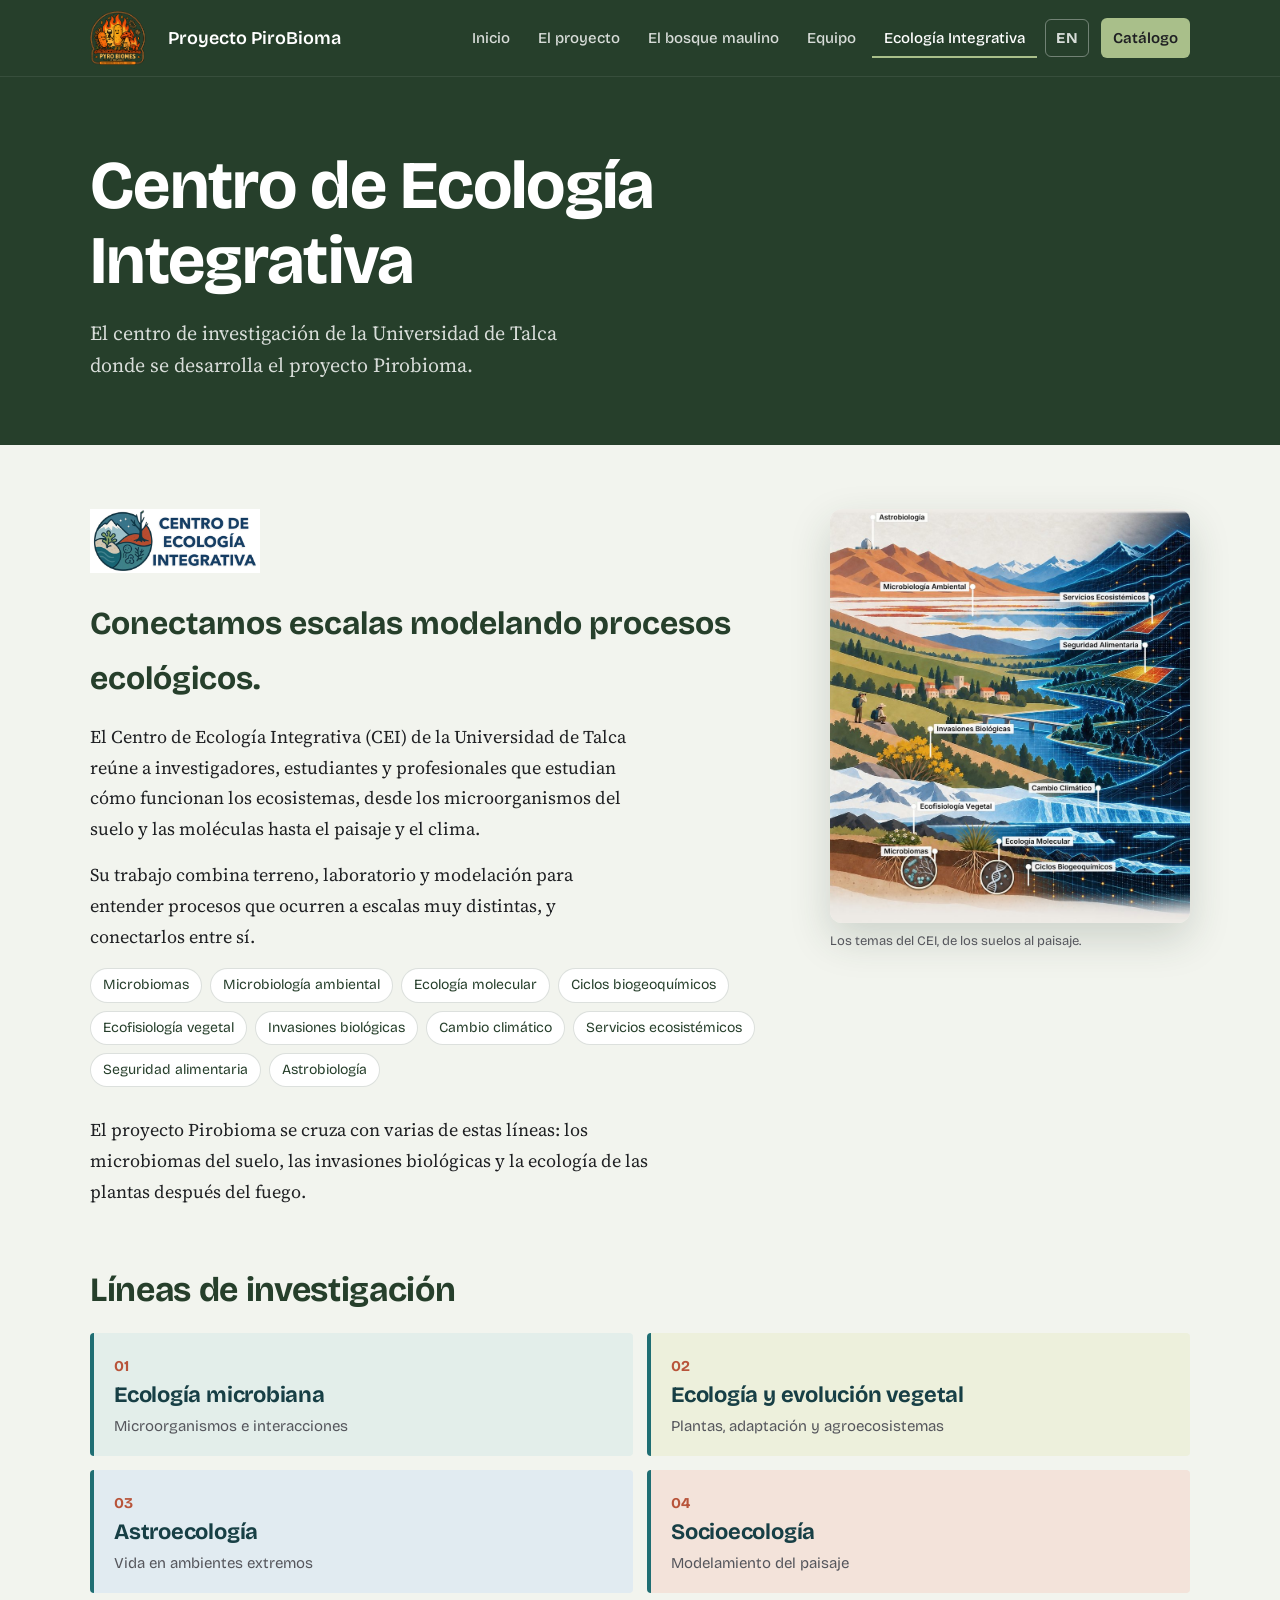
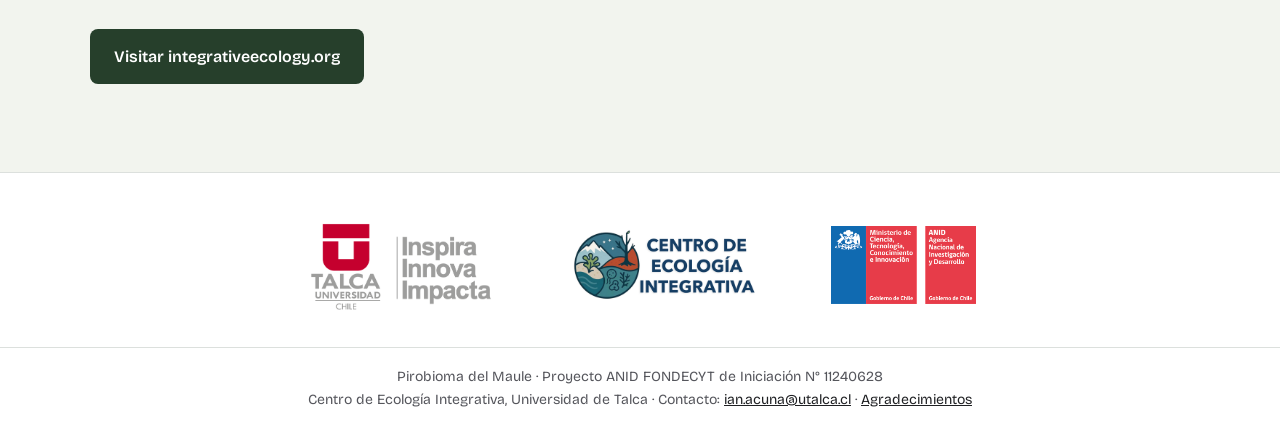
<file: centro.html>
<!DOCTYPE html>
<html lang="es">
<head>
<meta charset="UTF-8">
<meta name="viewport" content="width=device-width, initial-scale=1.0">
<title>Centro de Ecología Integrativa · Pirobioma del Maule</title>
<meta name="description" content="El Centro de Ecología Integrativa de la Universidad de Talca, donde se desarrolla el proyecto Pirobioma.">
<link rel="canonical" href="https://pirobioma.github.io/centro.html">
<link rel="alternate" hreflang="es" href="https://pirobioma.github.io/centro.html">
<link rel="alternate" hreflang="en" href="https://pirobioma.github.io/en/centre.html">
<link rel="alternate" hreflang="x-default" href="https://pirobioma.github.io/centro.html">
<link rel="icon" type="image/png" href="img/favicon.png">
<link rel="apple-touch-icon" href="img/apple-touch-icon.png">
<meta property="og:type" content="website">
<meta property="og:site_name" content="Pirobioma del Maule">
<meta property="og:locale" content="es_CL">
<meta property="og:title" content="Centro de Ecología Integrativa · Pirobioma del Maule">
<meta property="og:description" content="El Centro de Ecología Integrativa de la Universidad de Talca, donde se desarrolla el proyecto Pirobioma.">
<meta property="og:url" content="https://pirobioma.github.io/centro.html">
<meta property="og:image" content="https://pirobioma.github.io/img/og_pirobioma.jpg">
<meta name="twitter:card" content="summary_large_image">
<link rel="preconnect" href="https://fonts.googleapis.com">
<link rel="preconnect" href="https://fonts.gstatic.com" crossorigin>
<link href="https://fonts.googleapis.com/css2?family=Bricolage+Grotesque:opsz,wght@12..96,400;12..96,500;12..96,600;12..96,700;12..96,800&family=Source+Serif+4:ital,opsz,wght@0,8..60,400;0,8..60,600;1,8..60,400&display=swap" rel="stylesheet">
<link rel="stylesheet" href="css/sitio.css">
<style>
  .centro-intro { padding: 64px 0 24px; }
  .centro-intro .contenedor { display: grid; grid-template-columns: minmax(0, 1fr) minmax(0, 360px); gap: 64px; align-items: start; }
  .centro-logo { width: 170px; margin-bottom: 24px; }
  .lema { font-family: var(--f-display); font-weight: 700; font-size: clamp(24px, 2.6vw, 32px); line-height: 1.2; color: var(--coigue); max-width: 22ch; margin-bottom: 20px; }
  .centro-intro p { margin-bottom: 16px; line-height: 1.7; max-width: 62ch; }
  .temas { display: flex; flex-wrap: wrap; gap: 8px; margin: 8px 0 28px; list-style: none; padding: 0; }
  .temas li { font-family: var(--f-display); font-size: 14px; background: var(--blanco); border: 1px solid var(--linea); border-radius: 999px; padding: 5px 12px; color: var(--coigue); }
  .ilustracion { position: sticky; top: 100px; margin: 0; }
  .ilustracion img { width: 100%; border-radius: 12px; box-shadow: 0 16px 40px rgba(38,63,43,0.18); }
  .ilustracion figcaption { font-family: var(--f-display); font-size: 13px; color: var(--tinta-2); margin-top: 8px; }
  .lineas { padding: 24px 0 88px; }
  .lineas h2 { font-size: clamp(26px, 3vw, 34px); color: var(--coigue); margin-bottom: 24px; }
  .lineas ol { list-style: none; padding: 0; display: grid; grid-template-columns: 1fr 1fr; gap: 14px; }
  .lineas li { border-left: 4px solid #1F6E73; padding: 18px 20px; border-radius: 4px; }
  .lineas li:nth-child(1) { background: #E3EEEA; }
  .lineas li:nth-child(2) { background: #EDF0DC; }
  .lineas li:nth-child(3) { background: #E1EBF1; }
  .lineas li:nth-child(4) { background: #F3E3DA; }
  .lineas .num { font-family: var(--f-display); font-weight: 700; font-size: 15px; color: #B8543A; }
  .lineas h3 { font-size: 22px; color: #173F45; margin: 4px 0 6px; }
  .lineas li p { font-family: var(--f-display); font-size: 15px; color: var(--tinta-2); }
  .ir-cei { margin-top: 36px; }
  @media (max-width: 860px) {
    .centro-intro .contenedor { grid-template-columns: 1fr; gap: 36px; }
    .ilustracion { position: static; max-width: 420px; }
    .lineas ol { grid-template-columns: 1fr; }
  }
</style>
</head>
<body class="tema-bosque">

<header class="sitio-header">
  <div class="contenedor">
    <a class="marca" href="index.html">
      <img src="img/logo_pirobioma.png" alt="">
      <span>Proyecto PiroBioma</span>
    </a>
    <button class="nav-toggle" aria-expanded="false" aria-controls="nav">Menú</button>
    <nav class="nav" id="nav" aria-label="Principal">
      <ul>
        <li><a href="index.html">Inicio</a></li>
        <li><a href="proyecto.html">El proyecto</a></li>
        <li><a href="bosque.html">El bosque maulino</a></li>
        <li><a href="equipo.html">Equipo</a></li>
        <li><a href="centro.html" aria-current="page">Ecología Integrativa</a></li>
        <li><a class="lang" href="en/centre.html" hreflang="en" lang="en" title="English version">EN</a></li>
        <li><a class="nav-cta" href="catalogo.html">Catálogo</a></li>
      </ul>
    </nav>
  </div>
</header>

<main>
  <section class="cabecera-pagina">
    <div class="contenedor">
      <h1>Centro de Ecología Integrativa</h1>
      <p>El centro de investigación de la Universidad de Talca donde se desarrolla el proyecto Pirobioma.</p>
    </div>
  </section>

  <section class="centro-intro">
    <div class="contenedor">
      <div>
        <img class="centro-logo" src="img/logo_cei.png" alt="Logo del Centro de Ecología Integrativa">
        <p class="lema">Conectamos escalas modelando procesos ecológicos.</p>
        <p>El Centro de Ecología Integrativa (CEI) de la Universidad de Talca reúne a investigadores, estudiantes y profesionales que estudian cómo funcionan los ecosistemas, desde los microorganismos del suelo y las moléculas hasta el paisaje y el clima.</p>
        <p>Su trabajo combina terreno, laboratorio y modelación para entender procesos que ocurren a escalas muy distintas, y conectarlos entre sí.</p>
        <ul class="temas" aria-label="Temas de investigación del CEI">
          <li>Microbiomas</li><li>Microbiología ambiental</li><li>Ecología molecular</li><li>Ciclos biogeoquímicos</li><li>Ecofisiología vegetal</li><li>Invasiones biológicas</li><li>Cambio climático</li><li>Servicios ecosistémicos</li><li>Seguridad alimentaria</li><li>Astrobiología</li>
        </ul>
        <p>El proyecto Pirobioma se cruza con varias de estas líneas: los microbiomas del suelo, las invasiones biológicas y la ecología de las plantas después del fuego.</p>
      </div>
      <figure class="ilustracion">
        <img src="img/centro/cei_ilustracion.jpg" alt="Ilustración de un paisaje que va de los suelos y raíces hasta las montañas, con los temas de investigación del CEI señalados en cada escala" loading="lazy">
        <figcaption>Los temas del CEI, de los suelos al paisaje.</figcaption>
      </figure>
    </div>
  </section>

  <section class="lineas">
    <div class="contenedor">
      <h2>Líneas de investigación</h2>
      <ol>
        <li><span class="num">01</span><h3>Ecología microbiana</h3><p>Microorganismos e interacciones</p></li>
        <li><span class="num">02</span><h3>Ecología y evolución vegetal</h3><p>Plantas, adaptación y agroecosistemas</p></li>
        <li><span class="num">03</span><h3>Astroecología</h3><p>Vida en ambientes extremos</p></li>
        <li><span class="num">04</span><h3>Socioecología</h3><p>Modelamiento del paisaje</p></li>
      </ol>
      <p class="ir-cei"><a class="boton boton-bosque" href="https://www.integrativeecology.org" target="_blank" rel="noopener">Visitar integrativeecology.org</a></p>
    </div>
  </section>
</main>

<footer class="sitio-footer">
  <div class="footer-logos">
    <a href="https://www.utalca.cl" target="_blank" rel="noopener"><img class="logo-utalca" src="img/logo.utal.26.png" alt="Universidad de Talca: Inspira, Innova, Impacta"></a>
    <a href="https://www.integrativeecology.org" target="_blank" rel="noopener"><img class="logo-cei" src="img/logo_cei.png" alt="Centro de Ecología Integrativa"></a>
    <a href="https://anid.cl" target="_blank" rel="noopener"><img class="logo-anid" src="img/logo_anid.png" alt="ANID, Ministerio de Ciencia"></a>
  </div>
  <div class="footer-texto">
    Pirobioma del Maule · Proyecto ANID FONDECYT de Iniciación N° 11240628<br>
    Centro de Ecología Integrativa, Universidad de Talca · Contacto: <a href="mailto:ian.acuna@utalca.cl">ian.acuna@utalca.cl</a> · <a href="proyecto.html#agradecimientos">Agradecimientos</a>
  </div>
</footer>

<script src="js/sitio.js"></script>
</body>
</html>
</file>
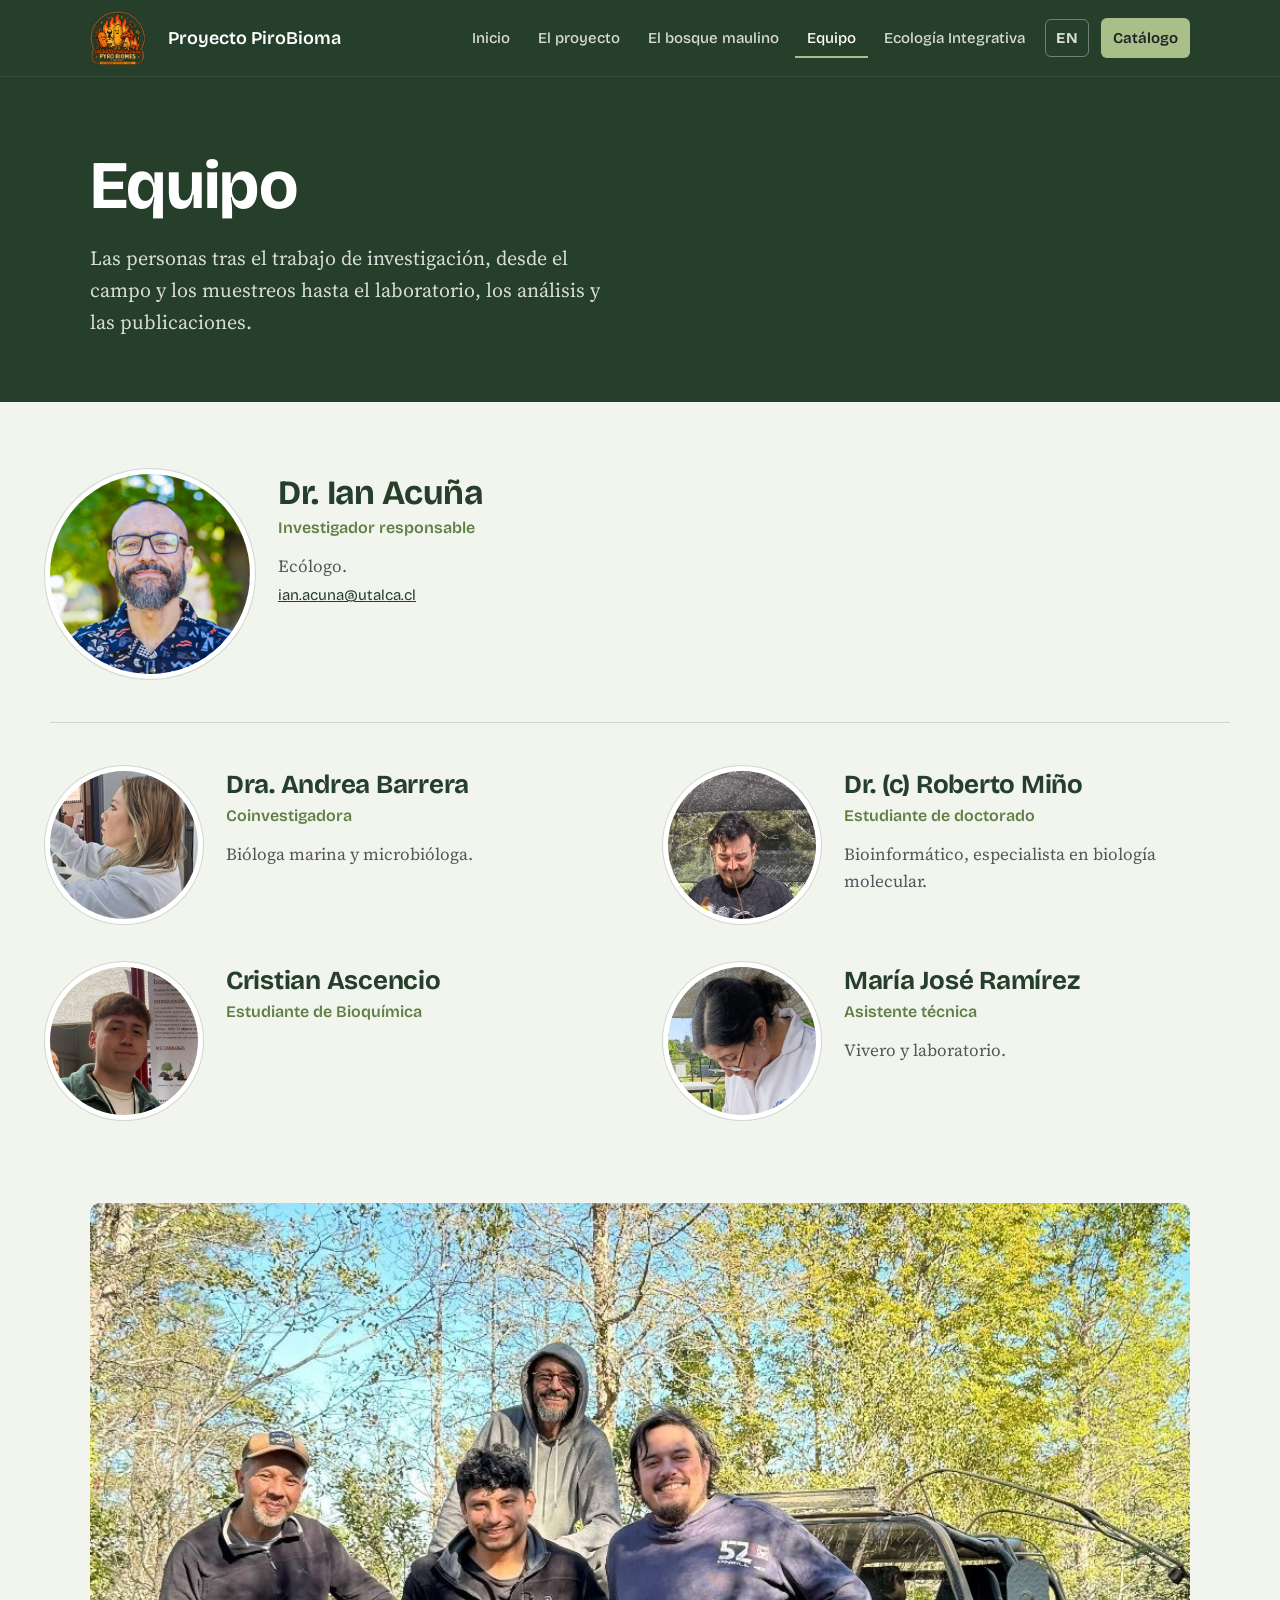
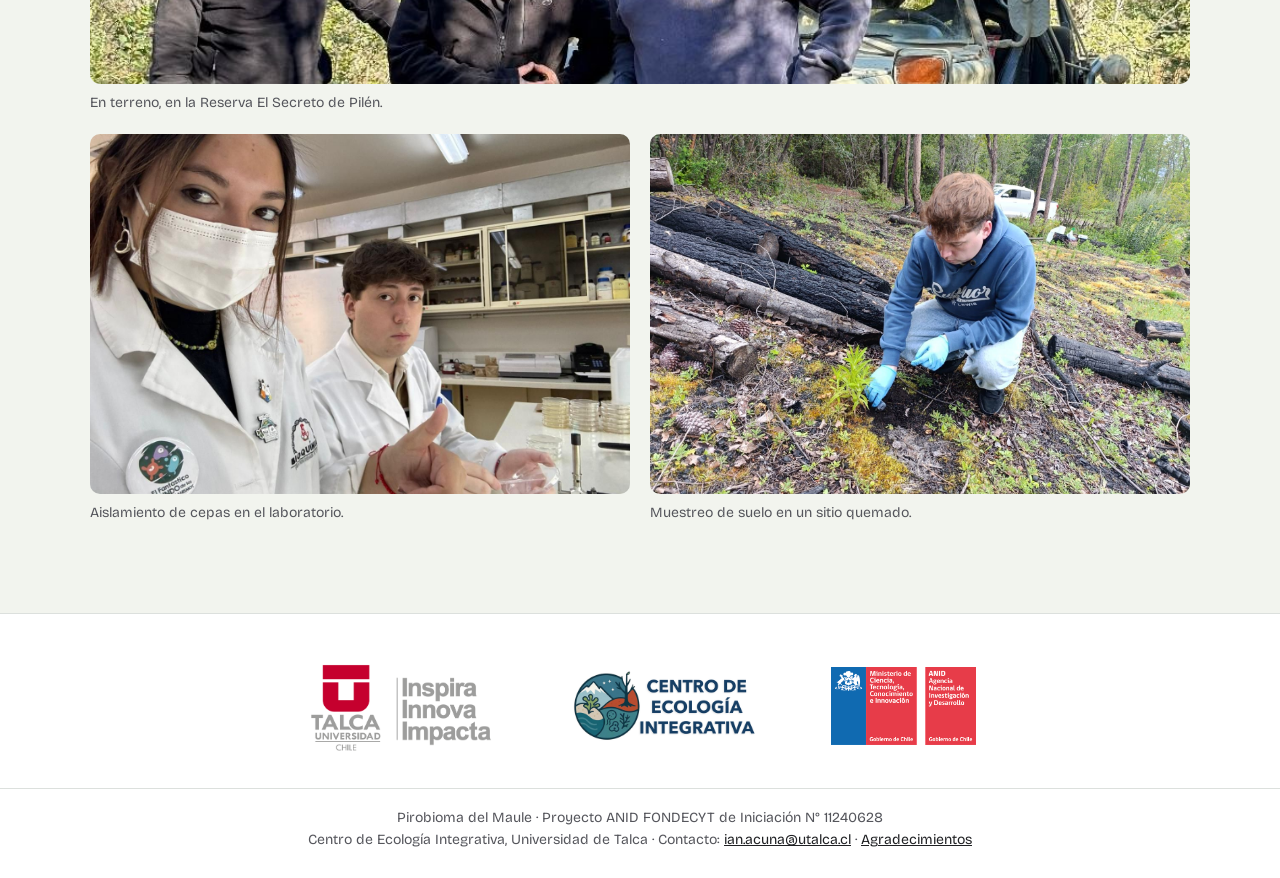
<file: equipo.html>
<!DOCTYPE html>
<html lang="es">
<head>
<meta charset="UTF-8">
<meta name="viewport" content="width=device-width, initial-scale=1.0">
<title>Equipo · Pirobioma del Maule</title>
<meta name="description" content="El equipo del proyecto Pirobioma del Maule, Universidad de Talca.">
<link rel="canonical" href="https://pirobioma.github.io/equipo.html">
<link rel="alternate" hreflang="es" href="https://pirobioma.github.io/equipo.html">
<link rel="alternate" hreflang="en" href="https://pirobioma.github.io/en/team.html">
<link rel="alternate" hreflang="x-default" href="https://pirobioma.github.io/equipo.html">
<link rel="icon" type="image/png" href="img/favicon.png">
<link rel="apple-touch-icon" href="img/apple-touch-icon.png">
<meta property="og:type" content="website">
<meta property="og:site_name" content="Pirobioma del Maule">
<meta property="og:locale" content="es_CL">
<meta property="og:title" content="Equipo · Pirobioma del Maule">
<meta property="og:description" content="El equipo del proyecto Pirobioma del Maule, Universidad de Talca.">
<meta property="og:url" content="https://pirobioma.github.io/equipo.html">
<meta property="og:image" content="https://pirobioma.github.io/img/og_pirobioma.jpg">
<meta name="twitter:card" content="summary_large_image">
<link rel="preconnect" href="https://fonts.googleapis.com">
<link rel="preconnect" href="https://fonts.gstatic.com" crossorigin>
<link href="https://fonts.googleapis.com/css2?family=Bricolage+Grotesque:opsz,wght@12..96,400;12..96,500;12..96,600;12..96,700;12..96,800&family=Source+Serif+4:ital,opsz,wght@0,8..60,400;0,8..60,600;1,8..60,400&display=swap" rel="stylesheet">
<link rel="stylesheet" href="css/sitio.css">
<style>
  .personas { display: grid; grid-template-columns: repeat(2, minmax(0, 1fr)); gap: 48px 56px; padding: 72px 0 88px; }
  .persona { display: grid; grid-template-columns: 148px 1fr; gap: 28px; align-items: start; }
  .retrato {
    width: 148px; aspect-ratio: 1; border-radius: 50%; overflow: hidden;
    display: flex; align-items: center; justify-content: center;
    font-family: var(--f-display); font-weight: 700; font-size: 44px; color: var(--blanco);
    box-shadow: 0 0 0 5px var(--blanco), 0 0 0 6px var(--linea);
    background-size: cover; background-position: center;
  }
  .persona h2 { font-size: 26px; color: var(--coigue); }
  .persona .rol { font-family: var(--f-display); font-weight: 600; font-size: 16px; color: var(--musgo); margin-top: 4px; }
  .persona p { font-size: 17px; margin-top: 12px; color: var(--tinta-2); max-width: 44ch; }
  .persona a { font-family: var(--f-display); font-size: 15px; color: var(--coigue); }
  .persona.director { grid-column: 1 / -1; grid-template-columns: 200px 1fr; padding-bottom: 48px; border-bottom: 1px solid var(--linea); }
  .persona.director .retrato { width: 200px; font-size: 60px; }
  .persona.director h2 { font-size: 34px; }
  .persona.director p { max-width: 60ch; }
  .en-terreno { padding: 0 0 88px; }
  .en-terreno .contenedor { display: grid; grid-template-columns: 1fr 1fr; gap: 20px; }
  .en-terreno figure { margin: 0; }
  .en-terreno .foto-ancha { grid-column: 1 / -1; }
  .en-terreno img { width: 100%; border-radius: 10px; aspect-ratio: 3 / 2; object-fit: cover; }
  .en-terreno .foto-ancha img { aspect-ratio: 16 / 7; object-position: center 40%; }
  .en-terreno figcaption { font-family: var(--f-display); font-size: 14px; color: var(--tinta-2); margin-top: 8px; }
  @media (max-width: 760px) {
    .en-terreno .contenedor { grid-template-columns: 1fr; }
    .personas { grid-template-columns: 1fr; gap: 40px; }
    .persona, .persona.director { grid-template-columns: 96px 1fr; gap: 18px; }
    .retrato, .persona.director .retrato { width: 96px; font-size: 30px; }
    .persona.director h2 { font-size: 26px; }
  }
</style>
</head>
<body class="tema-bosque">

<header class="sitio-header">
  <div class="contenedor">
    <a class="marca" href="index.html">
      <img src="img/logo_pirobioma.png" alt="">
      <span>Proyecto PiroBioma</span>
    </a>
    <button class="nav-toggle" aria-expanded="false" aria-controls="nav">Menú</button>
    <nav class="nav" id="nav" aria-label="Principal">
      <ul>
        <li><a href="index.html">Inicio</a></li>
        <li><a href="proyecto.html">El proyecto</a></li>
        <li><a href="bosque.html">El bosque maulino</a></li>
        <li><a href="equipo.html" aria-current="page">Equipo</a></li>
        <li><a href="centro.html">Ecología Integrativa</a></li>
        <li><a class="lang" href="en/team.html" hreflang="en" lang="en" title="English version">EN</a></li>
        <li><a class="nav-cta" href="catalogo.html">Catálogo</a></li>
      </ul>
    </nav>
  </div>
</header>

<main>
  <section class="cabecera-pagina">
    <div class="contenedor">
      <h1>Equipo</h1>
      <p>Las personas tras el trabajo de investigación, desde el campo y los muestreos hasta el laboratorio, los análisis y las publicaciones.</p>
    </div>
  </section>

  <section>
    <div class="contenedor personas">
      <div class="persona director">
        <div class="retrato" style="background-color: var(--brasa); background-image:url('img/equipo/ian_v2.jpg')"></div>
        <div>
          <h2>Dr. Ian Acuña</h2>
          <div class="rol">Investigador responsable</div>
          <p>Ecólogo.</p>
          <a href="mailto:ian.acuna@utalca.cl">ian.acuna@utalca.cl</a>
        </div>
      </div>
      <div class="persona">
        <div class="retrato" style="background-color: var(--carmin); background-image:url('img/equipo/andrea.jpg')"></div>
        <div>
          <h2>Dra. Andrea Barrera</h2>
          <div class="rol">Coinvestigadora</div>
          <p>Bióloga marina y microbióloga.</p>
        </div>
      </div>
      <div class="persona">
        <div class="retrato" style="background-color: var(--violeta); background-image:url('img/equipo/roberto.jpg')"></div>
        <div>
          <h2>Dr. (c) Roberto Miño</h2>
          <div class="rol">Estudiante de doctorado</div>
          <p>Bioinformático, especialista en biología molecular.</p>
        </div>
      </div>
      <div class="persona">
        <div class="retrato" style="background-color: #B8921C; background-image:url('img/equipo/cristian.jpg')"></div>
        <div>
          <h2>Cristian Ascencio</h2>
          <div class="rol">Estudiante de Bioquímica</div>
        </div>
      </div>
      <div class="persona">
        <div class="retrato" style="background-color: var(--musgo); background-image:url('img/equipo/mariajose.jpg')"></div>
        <div>
          <h2>María José Ramírez</h2>
          <div class="rol">Asistente técnica</div>
          <p>Vivero y laboratorio.</p>
        </div>
      </div>
    </div>
  </section>

  <section class="en-terreno">
    <div class="contenedor">
      <figure class="foto-ancha"><img src="img/terreno/equipo_pilen.jpg" alt="Parte del equipo junto al vehículo en la Reserva El Secreto de Pilén" loading="lazy"><figcaption>En terreno, en la Reserva El Secreto de Pilén.</figcaption></figure>
      <figure><img src="img/terreno/lab.jpg" alt="Trabajo de laboratorio con placas de cultivo" loading="lazy"><figcaption>Aislamiento de cepas en el laboratorio.</figcaption></figure>
      <figure><img src="img/terreno/cristian_terreno.jpg" alt="Muestreo de suelo en un sitio quemado" loading="lazy"><figcaption>Muestreo de suelo en un sitio quemado.</figcaption></figure>
    </div>
  </section>
</main>

<footer class="sitio-footer">
  <div class="footer-logos">
    <a href="https://www.utalca.cl" target="_blank" rel="noopener"><img class="logo-utalca" src="img/logo.utal.26.png" alt="Universidad de Talca: Inspira, Innova, Impacta"></a>
    <a href="https://www.integrativeecology.org" target="_blank" rel="noopener"><img class="logo-cei" src="img/logo_cei.png" alt="Centro de Ecología Integrativa"></a>
    <a href="https://anid.cl" target="_blank" rel="noopener"><img class="logo-anid" src="img/logo_anid.png" alt="ANID, Ministerio de Ciencia"></a>
  </div>
  <div class="footer-texto">
    Pirobioma del Maule · Proyecto ANID FONDECYT de Iniciación N° 11240628<br>
    Centro de Ecología Integrativa, Universidad de Talca · Contacto: <a href="mailto:ian.acuna@utalca.cl">ian.acuna@utalca.cl</a> · <a href="proyecto.html#agradecimientos">Agradecimientos</a>
  </div>
</footer>

<script src="js/sitio.js"></script>
</body>
</html>
</file>
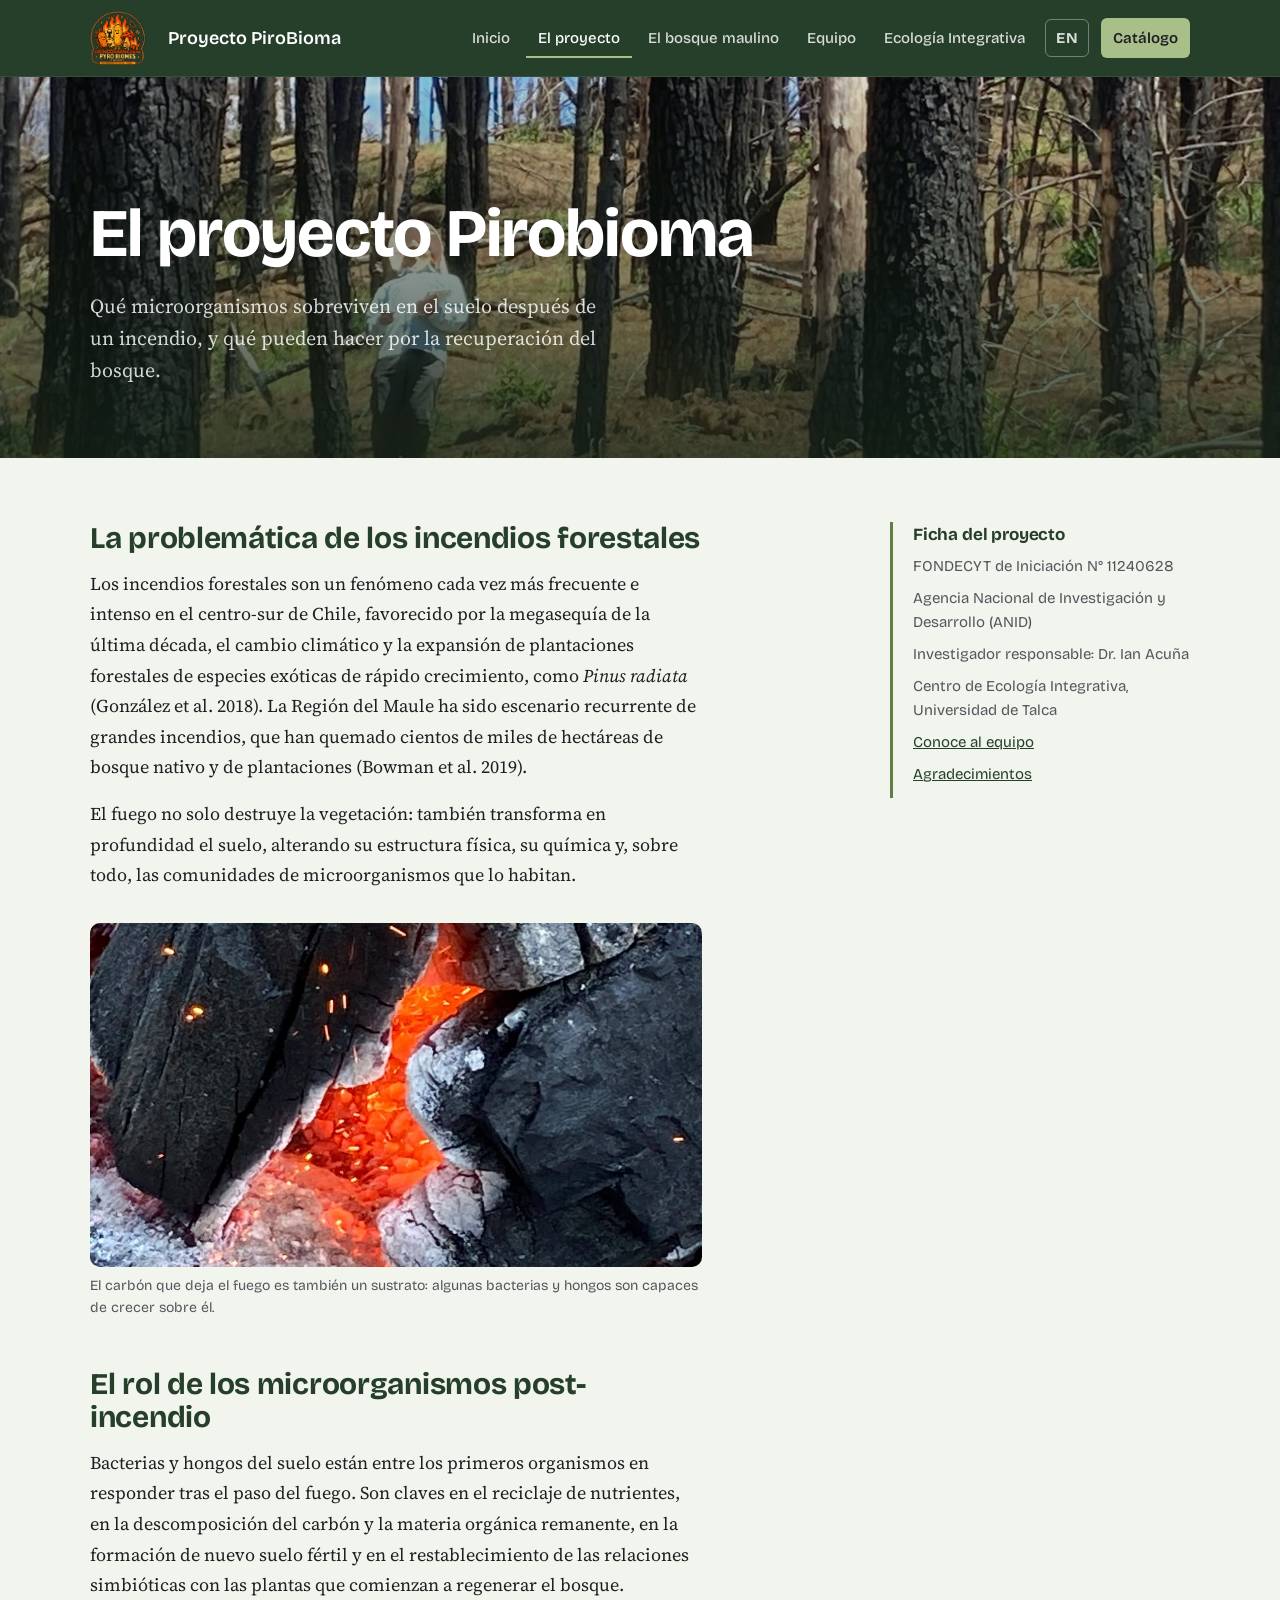
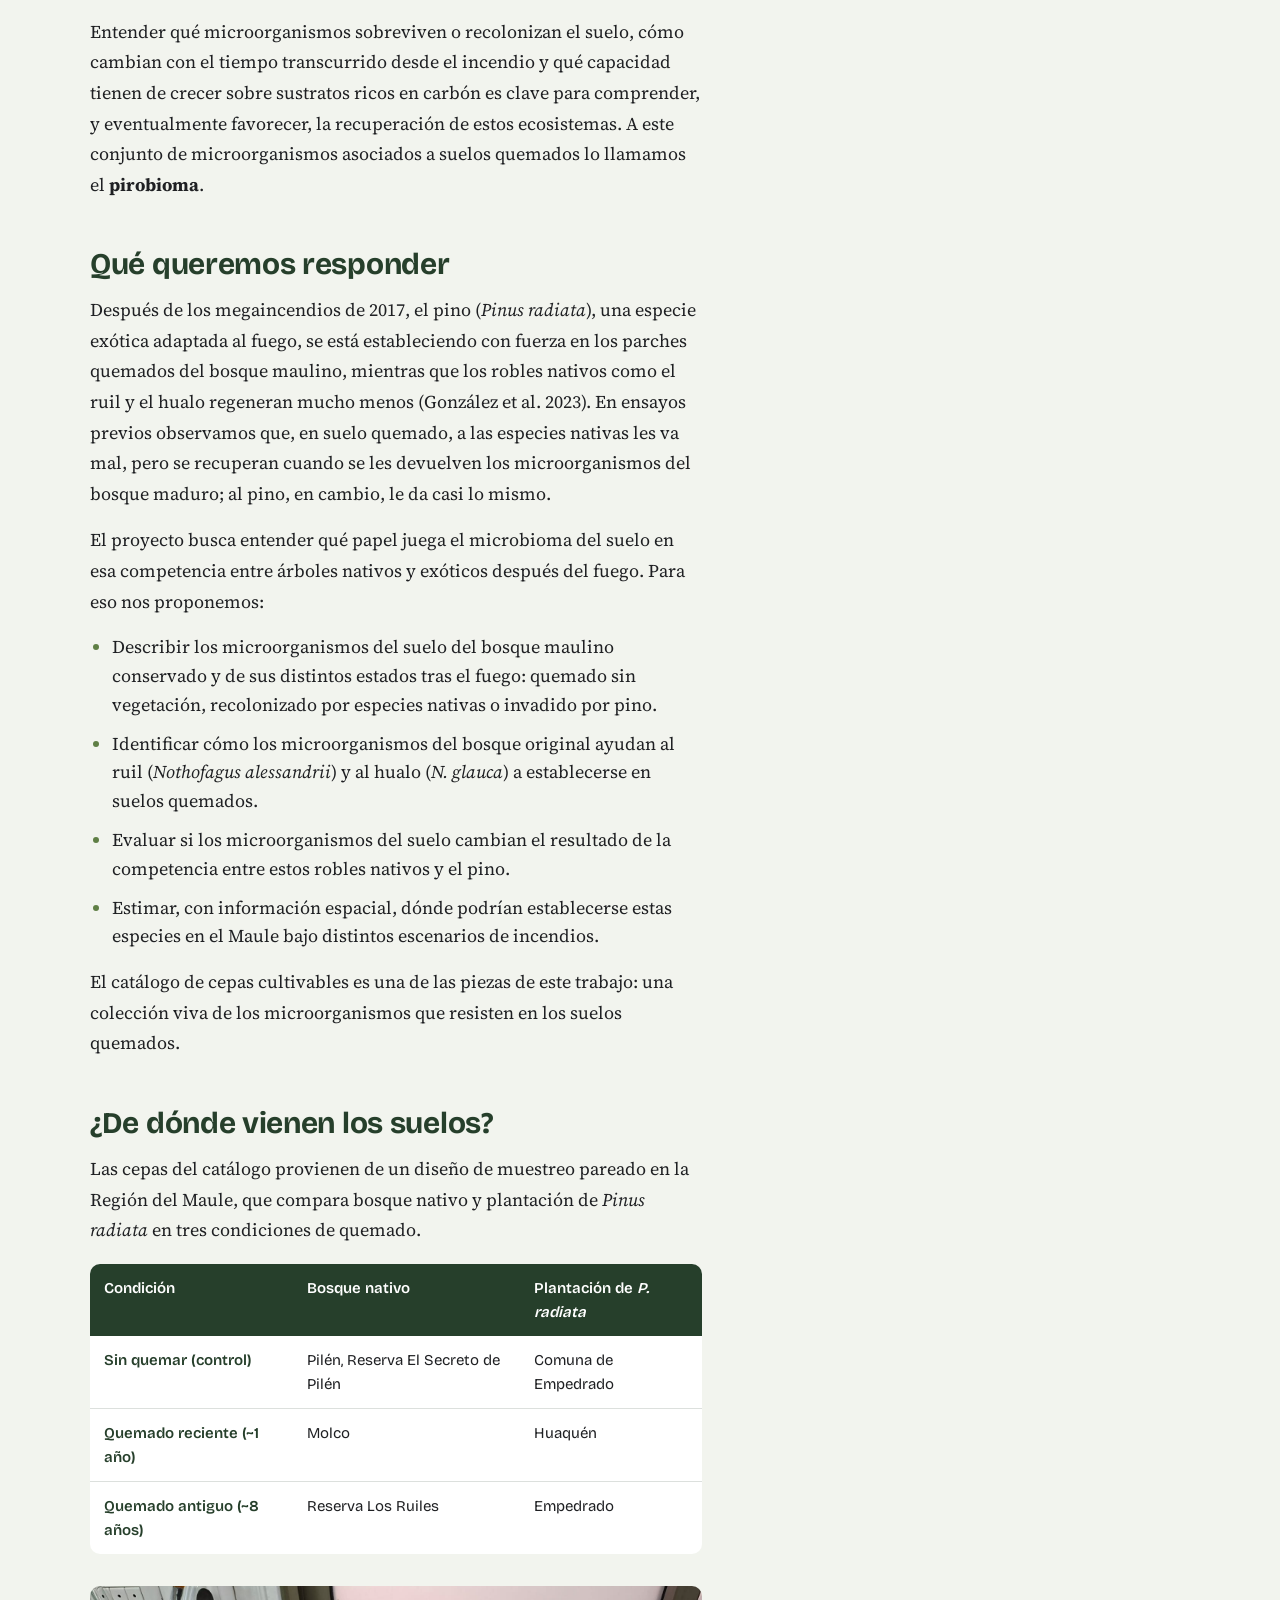
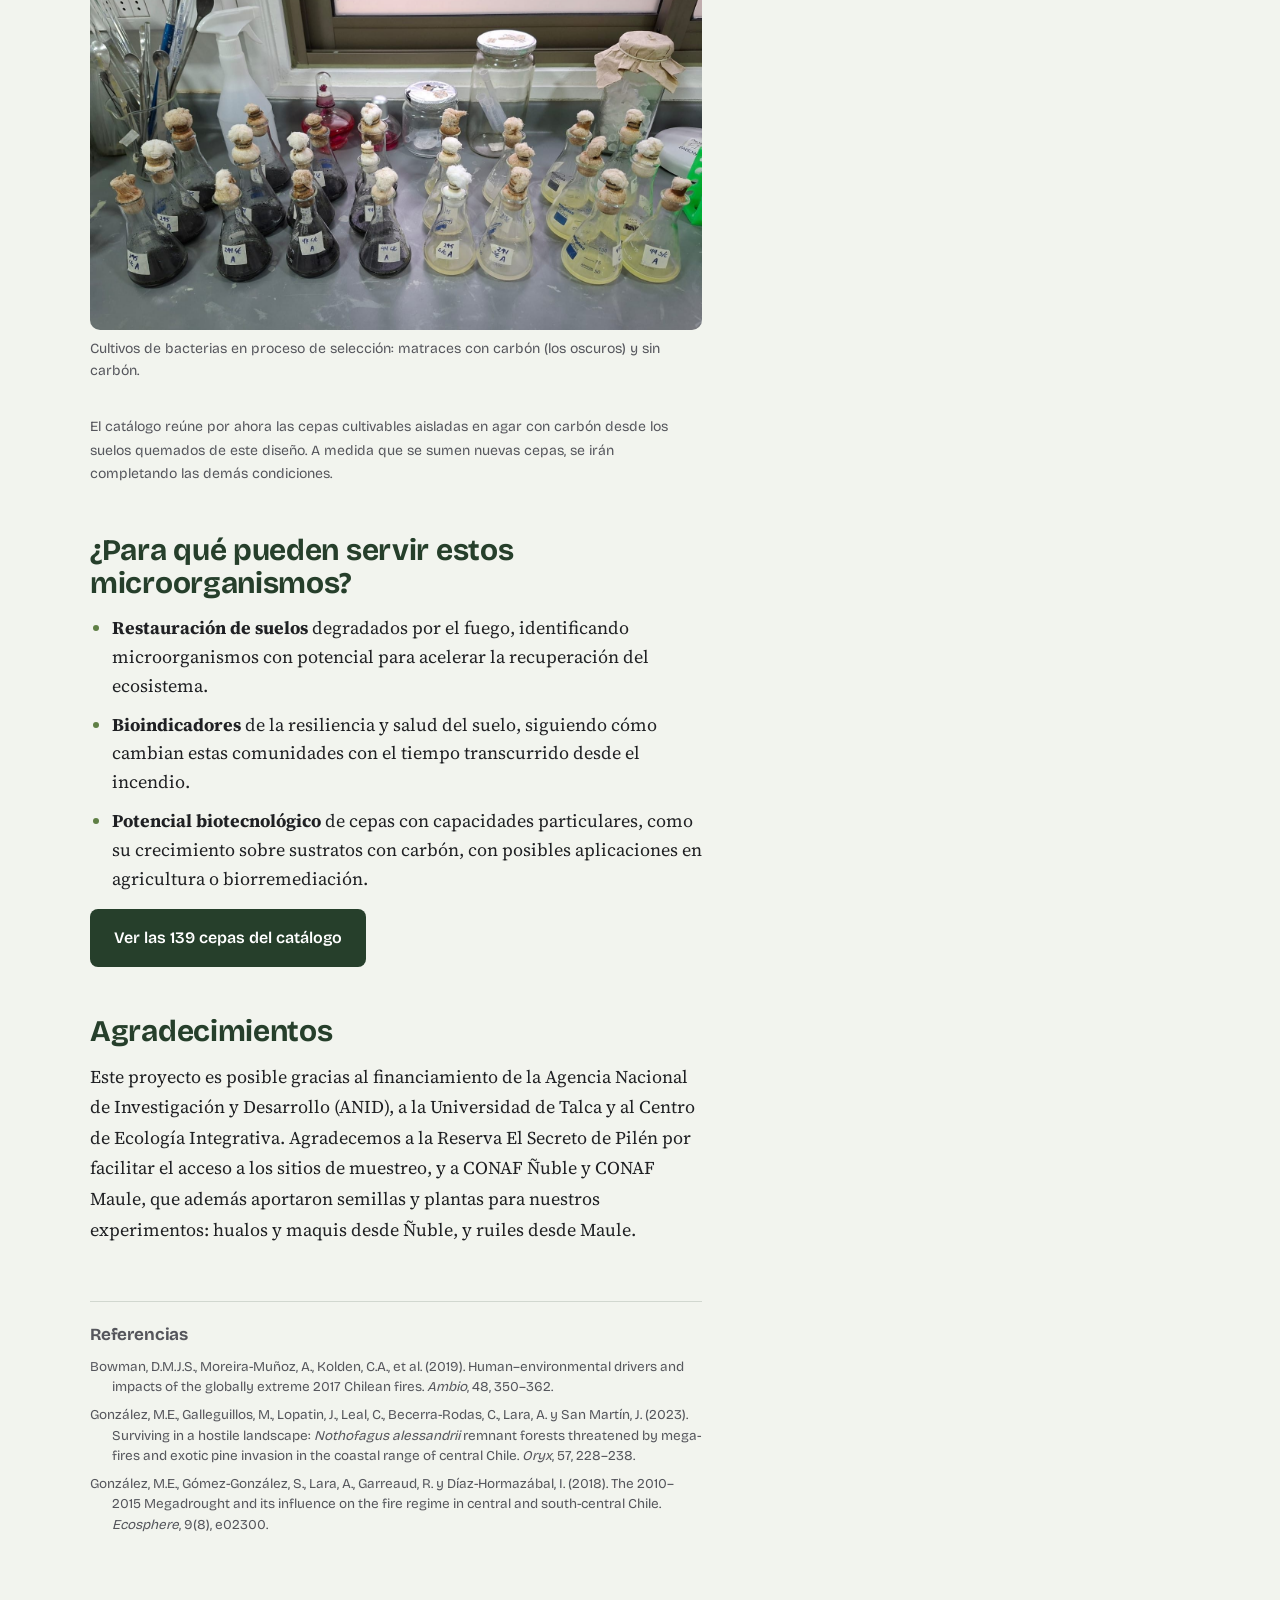
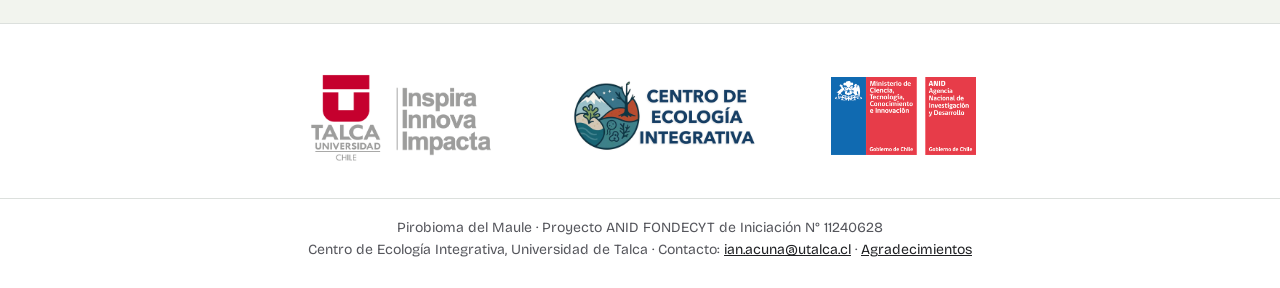
<file: proyecto.html>
<!DOCTYPE html>
<html lang="es">
<head>
<meta charset="UTF-8">
<meta name="viewport" content="width=device-width, initial-scale=1.0">
<title>El proyecto · Pirobioma del Maule</title>
<meta name="description" content="El proyecto FONDECYT de Iniciación 11240628 estudia los microorganismos del suelo que sobreviven a los incendios forestales en la Región del Maule.">
<link rel="canonical" href="https://pirobioma.github.io/proyecto.html">
<link rel="alternate" hreflang="es" href="https://pirobioma.github.io/proyecto.html">
<link rel="alternate" hreflang="en" href="https://pirobioma.github.io/en/project.html">
<link rel="alternate" hreflang="x-default" href="https://pirobioma.github.io/proyecto.html">
<link rel="icon" type="image/png" href="img/favicon.png">
<link rel="apple-touch-icon" href="img/apple-touch-icon.png">
<meta property="og:type" content="website">
<meta property="og:site_name" content="Pirobioma del Maule">
<meta property="og:locale" content="es_CL">
<meta property="og:title" content="El proyecto · Pirobioma del Maule">
<meta property="og:description" content="El proyecto FONDECYT de Iniciación 11240628 estudia los microorganismos del suelo que sobreviven a los incendios forestales en la Región del Maule.">
<meta property="og:url" content="https://pirobioma.github.io/proyecto.html">
<meta property="og:image" content="https://pirobioma.github.io/img/og_pirobioma.jpg">
<meta name="twitter:card" content="summary_large_image">
<link rel="preconnect" href="https://fonts.googleapis.com">
<link rel="preconnect" href="https://fonts.gstatic.com" crossorigin>
<link href="https://fonts.googleapis.com/css2?family=Bricolage+Grotesque:opsz,wght@12..96,400;12..96,500;12..96,600;12..96,700;12..96,800&family=Source+Serif+4:ital,opsz,wght@0,8..60,400;0,8..60,600;1,8..60,400&display=swap" rel="stylesheet">
<link rel="stylesheet" href="css/sitio.css">

</head>
<body class="tema-bosque">

<header class="sitio-header">
  <div class="contenedor">
    <a class="marca" href="index.html">
      <img src="img/logo_pirobioma.png" alt="">
      <span>Proyecto PiroBioma</span>
    </a>
    <button class="nav-toggle" aria-expanded="false" aria-controls="nav">Menú</button>
    <nav class="nav" id="nav" aria-label="Principal">
      <ul>
        <li><a href="index.html">Inicio</a></li>
        <li><a href="proyecto.html" aria-current="page">El proyecto</a></li>
        <li><a href="bosque.html">El bosque maulino</a></li>
        <li><a href="equipo.html">Equipo</a></li>
        <li><a href="centro.html">Ecología Integrativa</a></li>
        <li><a class="lang" href="en/project.html" hreflang="en" lang="en" title="English version">EN</a></li>
        <li><a class="nav-cta" href="catalogo.html">Catálogo</a></li>
      </ul>
    </nav>
  </div>
</header>

<main>
  <section class="cabecera-pagina con-foto" style="background-image:url('img/terreno/cabecera_proyecto.jpg')">
    <div class="contenedor">
      <h1>El proyecto Pirobioma</h1>
      <p>Qué microorganismos sobreviven en el suelo después de un incendio, y qué pueden hacer por la recuperación del bosque.</p>
    </div>
  </section>

  <section class="prosa">
    <div class="contenedor">
      <article class="prosa-cuerpo">
        <h2>La problemática de los incendios forestales</h2>
        <p>Los incendios forestales son un fenómeno cada vez más frecuente e intenso en el centro-sur de Chile, favorecido por la megasequía de la última década, el cambio climático y la expansión de plantaciones forestales de especies exóticas de rápido crecimiento, como <i>Pinus radiata</i> (González et al. 2018). La Región del Maule ha sido escenario recurrente de grandes incendios, que han quemado cientos de miles de hectáreas de bosque nativo y de plantaciones (Bowman et al. 2019).</p>
        <p>El fuego no solo destruye la vegetación: también transforma en profundidad el suelo, alterando su estructura física, su química y, sobre todo, las comunidades de microorganismos que lo habitan.</p>
        <figure><img src="img/terreno/brasas.jpg" alt="Brasas y carbón tras un incendio" loading="lazy"><figcaption>El carbón que deja el fuego es también un sustrato: algunas bacterias y hongos son capaces de crecer sobre él.</figcaption></figure>

        <h2>El rol de los microorganismos post-incendio</h2>
        <p>Bacterias y hongos del suelo están entre los primeros organismos en responder tras el paso del fuego. Son claves en el reciclaje de nutrientes, en la descomposición del carbón y la materia orgánica remanente, en la formación de nuevo suelo fértil y en el restablecimiento de las relaciones simbióticas con las plantas que comienzan a regenerar el bosque.</p>
        <p>Entender qué microorganismos sobreviven o recolonizan el suelo, cómo cambian con el tiempo transcurrido desde el incendio y qué capacidad tienen de crecer sobre sustratos ricos en carbón es clave para comprender, y eventualmente favorecer, la recuperación de estos ecosistemas. A este conjunto de microorganismos asociados a suelos quemados lo llamamos el <b>pirobioma</b>.</p>

        <h2>Qué queremos responder</h2>
        <p>Después de los megaincendios de 2017, el pino (<i>Pinus radiata</i>), una especie exótica adaptada al fuego, se está estableciendo con fuerza en los parches quemados del bosque maulino, mientras que los robles nativos como el ruil y el hualo regeneran mucho menos (González et al. 2023). En ensayos previos observamos que, en suelo quemado, a las especies nativas les va mal, pero se recuperan cuando se les devuelven los microorganismos del bosque maduro; al pino, en cambio, le da casi lo mismo.</p>
        <p>El proyecto busca entender qué papel juega el microbioma del suelo en esa competencia entre árboles nativos y exóticos después del fuego. Para eso nos proponemos:</p>
        <ul>
          <li>Describir los microorganismos del suelo del bosque maulino conservado y de sus distintos estados tras el fuego: quemado sin vegetación, recolonizado por especies nativas o invadido por pino.</li>
          <li>Identificar cómo los microorganismos del bosque original ayudan al ruil (<i>Nothofagus alessandrii</i>) y al hualo (<i>N. glauca</i>) a establecerse en suelos quemados.</li>
          <li>Evaluar si los microorganismos del suelo cambian el resultado de la competencia entre estos robles nativos y el pino.</li>
          <li>Estimar, con información espacial, dónde podrían establecerse estas especies en el Maule bajo distintos escenarios de incendios.</li>
        </ul>
        <p>El catálogo de cepas cultivables es una de las piezas de este trabajo: una colección viva de los microorganismos que resisten en los suelos quemados.</p>

        <h2>¿De dónde vienen los suelos?</h2>
        <p>Las cepas del catálogo provienen de un diseño de muestreo pareado en la Región del Maule, que compara bosque nativo y plantación de <i>Pinus radiata</i> en tres condiciones de quemado.</p>
        <table class="tabla-sitios">
          <thead><tr><th scope="col">Condición</th><th scope="col">Bosque nativo</th><th scope="col">Plantación de <i>P. radiata</i></th></tr></thead>
          <tbody>
            <tr><th scope="row">Sin quemar (control)</th><td>Pilén, Reserva El Secreto de Pilén</td><td>Comuna de Empedrado</td></tr>
            <tr><th scope="row">Quemado reciente (~1 año)</th><td>Molco</td><td>Huaquén</td></tr>
            <tr><th scope="row">Quemado antiguo (~8 años)</th><td>Reserva Los Ruiles</td><td>Empedrado</td></tr>
          </tbody>
        </table>
        <figure><img src="img/terreno/experimento.jpg" alt="Matraces con cultivos de bacterias, algunos con carbón y otros sin carbón" loading="lazy"><figcaption>Cultivos de bacterias en proceso de selección: matraces con carbón (los oscuros) y sin carbón.</figcaption></figure>
        <p class="nota">El catálogo reúne por ahora las cepas cultivables aisladas en agar con carbón desde los suelos quemados de este diseño. A medida que se sumen nuevas cepas, se irán completando las demás condiciones.</p>

        <h2>¿Para qué pueden servir estos microorganismos?</h2>
        <ul>
          <li><b>Restauración de suelos</b> degradados por el fuego, identificando microorganismos con potencial para acelerar la recuperación del ecosistema.</li>
          <li><b>Bioindicadores</b> de la resiliencia y salud del suelo, siguiendo cómo cambian estas comunidades con el tiempo transcurrido desde el incendio.</li>
          <li><b>Potencial biotecnológico</b> de cepas con capacidades particulares, como su crecimiento sobre sustratos con carbón, con posibles aplicaciones en agricultura o biorremediación.</li>
        </ul>
        <p><a class="boton boton-bosque" href="catalogo.html">Ver las 139 cepas del catálogo</a></p>

        <h2 id="agradecimientos">Agradecimientos</h2>
        <p>Este proyecto es posible gracias al financiamiento de la Agencia Nacional de Investigación y Desarrollo (ANID), a la Universidad de Talca y al Centro de Ecología Integrativa. Agradecemos a la Reserva El Secreto de Pilén por facilitar el acceso a los sitios de muestreo, y a CONAF Ñuble y CONAF Maule, que además aportaron semillas y plantas para nuestros experimentos: hualos y maquis desde Ñuble, y ruiles desde Maule.</p>
        <section class="referencias" aria-labelledby="ref-titulo">
          <h2 id="ref-titulo">Referencias</h2>
          <ol>
            <li>Bowman, D.M.J.S., Moreira-Muñoz, A., Kolden, C.A., et al. (2019). Human–environmental drivers and impacts of the globally extreme 2017 Chilean fires. <i>Ambio</i>, 48, 350–362.</li>
            <li>González, M.E., Galleguillos, M., Lopatin, J., Leal, C., Becerra-Rodas, C., Lara, A. y San Martín, J. (2023). Surviving in a hostile landscape: <i>Nothofagus alessandrii</i> remnant forests threatened by mega-fires and exotic pine invasion in the coastal range of central Chile. <i>Oryx</i>, 57, 228–238.</li>
            <li>González, M.E., Gómez-González, S., Lara, A., Garreaud, R. y Díaz-Hormazábal, I. (2018). The 2010–2015 Megadrought and its influence on the fire regime in central and south-central Chile. <i>Ecosphere</i>, 9(8), e02300.</li>
          </ol>
        </section>
      </article>

      <aside class="aparte">
        <h2>Ficha del proyecto</h2>
        <ul>
          <li>FONDECYT de Iniciación N° 11240628</li>
          <li>Agencia Nacional de Investigación y Desarrollo (ANID)</li>
          <li>Investigador responsable: Dr. Ian Acuña</li>
          <li>Centro de Ecología Integrativa, Universidad de Talca</li>
          <li><a href="equipo.html">Conoce al equipo</a></li>
          <li><a href="#agradecimientos">Agradecimientos</a></li>
        </ul>
      </aside>
    </div>
  </section>
</main>

<footer class="sitio-footer">
  <div class="footer-logos">
    <a href="https://www.utalca.cl" target="_blank" rel="noopener"><img class="logo-utalca" src="img/logo.utal.26.png" alt="Universidad de Talca: Inspira, Innova, Impacta"></a>
    <a href="https://www.integrativeecology.org" target="_blank" rel="noopener"><img class="logo-cei" src="img/logo_cei.png" alt="Centro de Ecología Integrativa"></a>
    <a href="https://anid.cl" target="_blank" rel="noopener"><img class="logo-anid" src="img/logo_anid.png" alt="ANID, Ministerio de Ciencia"></a>
  </div>
  <div class="footer-texto">
    Pirobioma del Maule · Proyecto ANID FONDECYT de Iniciación N° 11240628<br>
    Centro de Ecología Integrativa, Universidad de Talca · Contacto: <a href="mailto:ian.acuna@utalca.cl">ian.acuna@utalca.cl</a> · <a href="proyecto.html#agradecimientos">Agradecimientos</a>
  </div>
</footer>

<script src="js/sitio.js"></script>
</body>
</html>
</file>
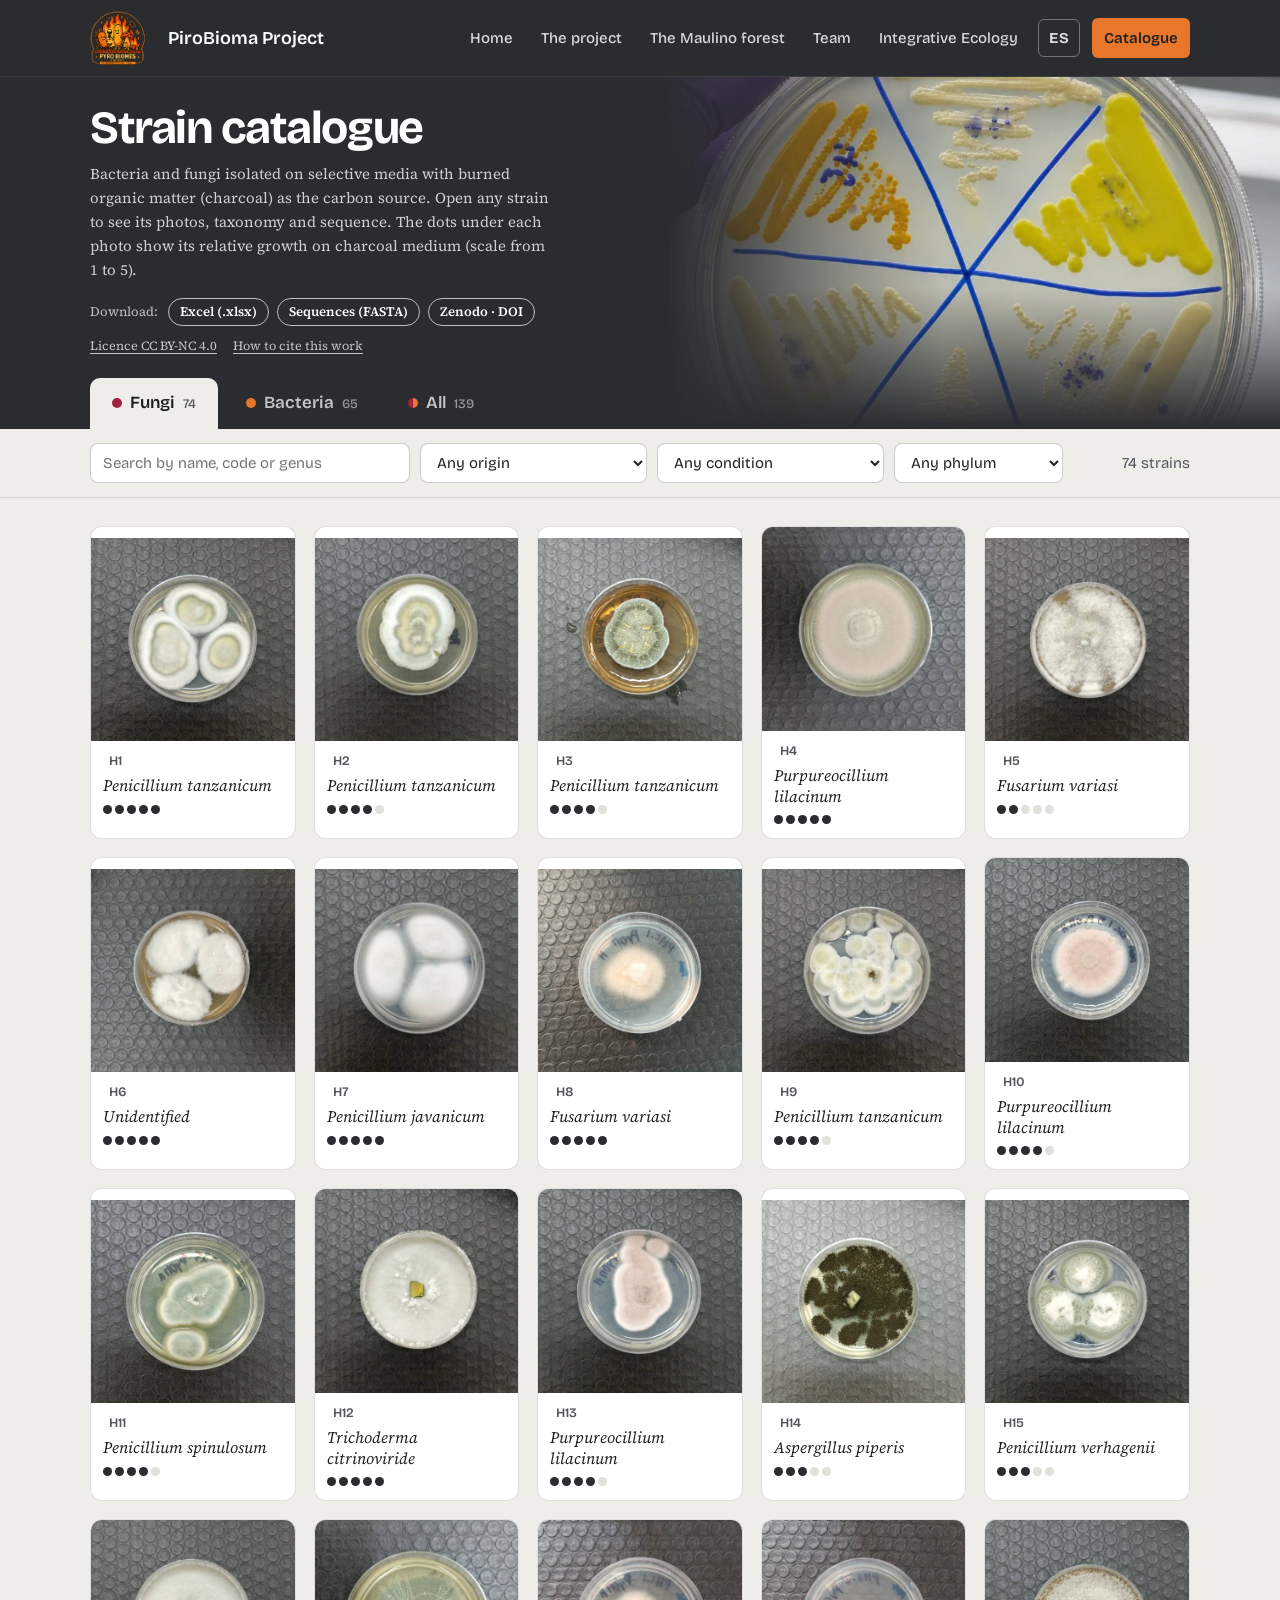
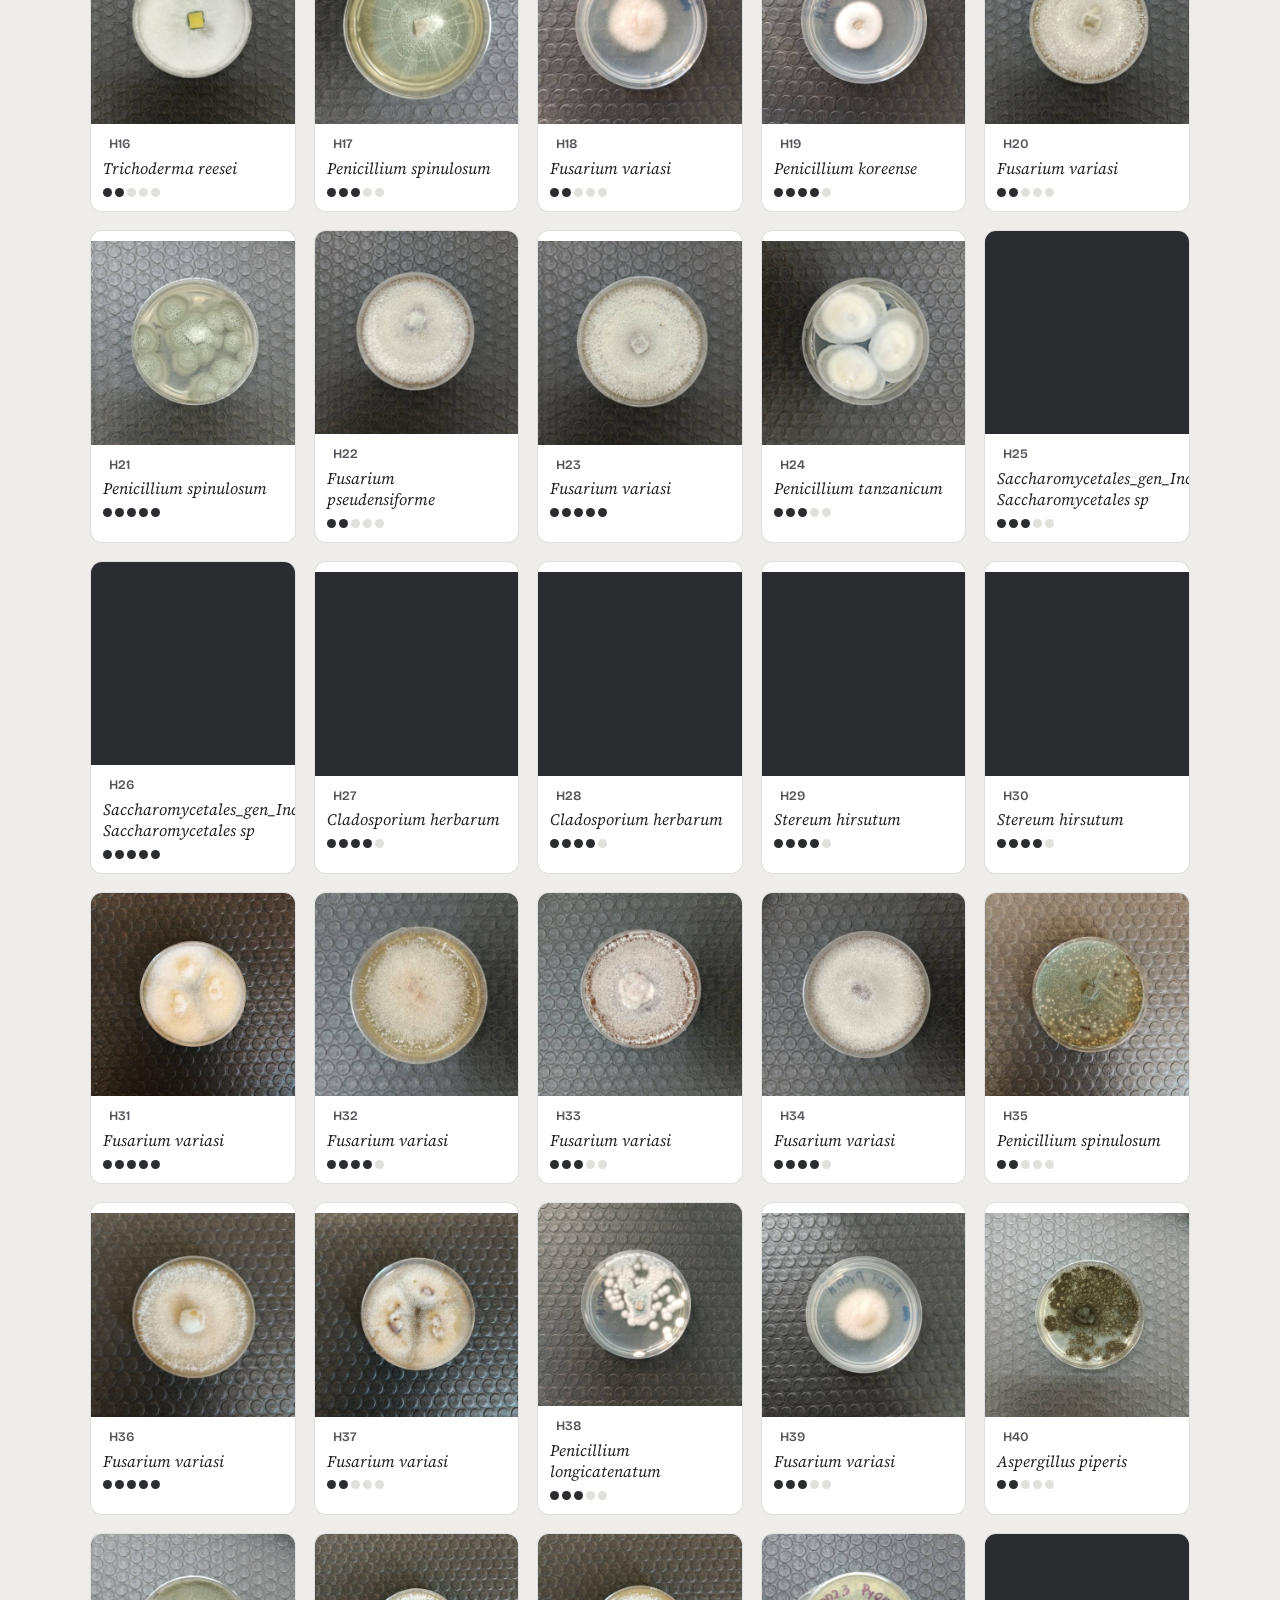
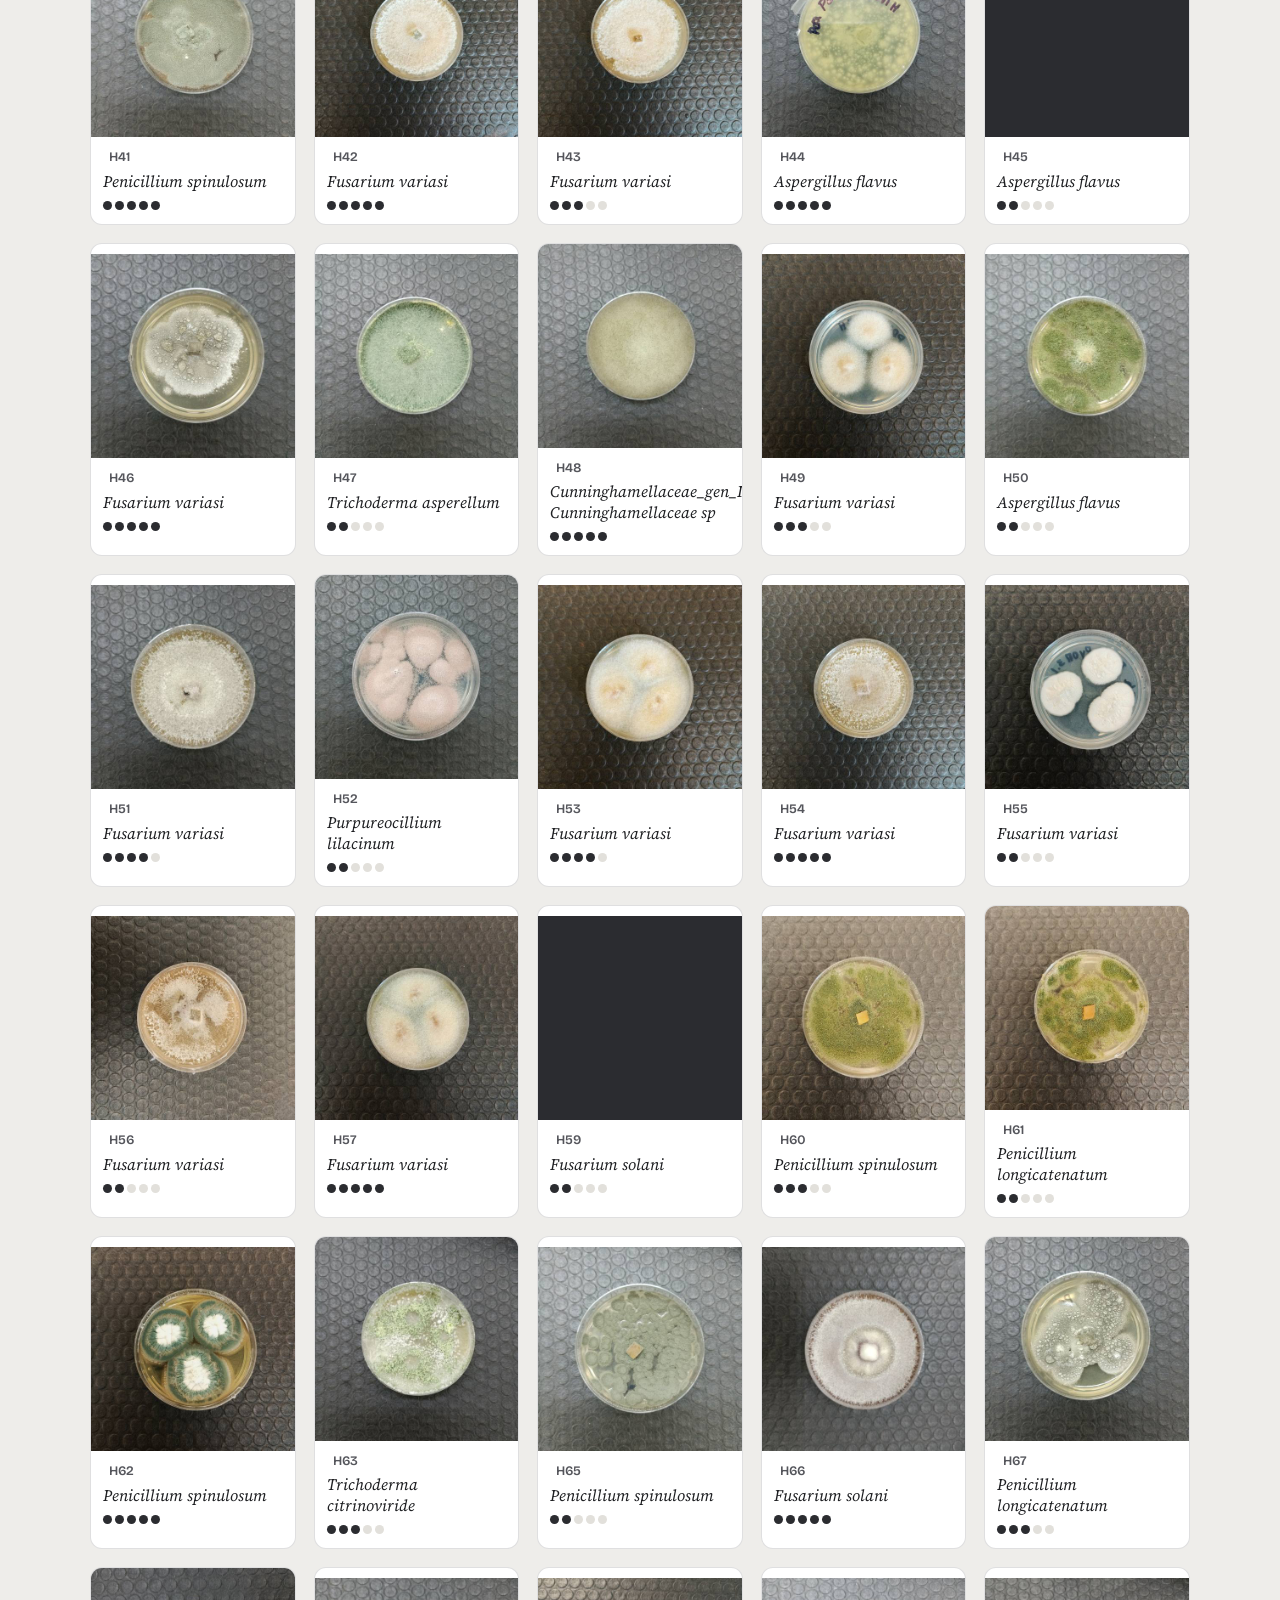
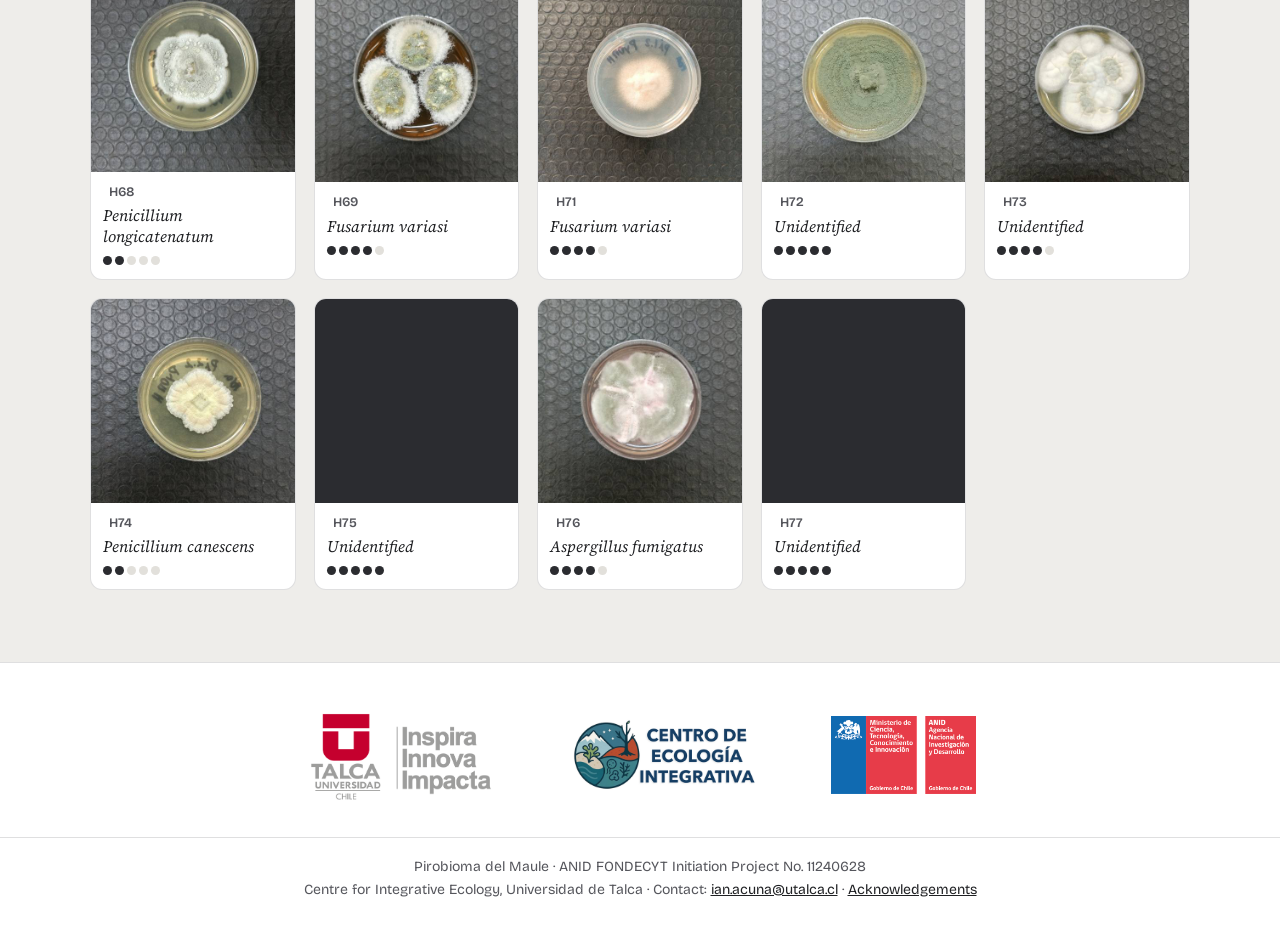
<file: en/catalog.html>
<!DOCTYPE html>
<html lang="en">
<head>
<meta charset="UTF-8">
<meta name="viewport" content="width=device-width, initial-scale=1.0">
<title>Catalogue · Pirobioma del Maule</title>
<meta name="description" content="Catalogue of 139 culturable bacteria and fungi isolated from burned soils in the Maule Region, Chile, with photos, taxonomy and DNA sequences.">
<link rel="canonical" href="https://pirobioma.github.io/en/catalog.html">
<link rel="alternate" hreflang="es" href="https://pirobioma.github.io/catalogo.html">
<link rel="alternate" hreflang="en" href="https://pirobioma.github.io/en/catalog.html">
<link rel="alternate" hreflang="x-default" href="https://pirobioma.github.io/catalogo.html">
<link rel="icon" type="image/png" href="../img/favicon.png">
<link rel="apple-touch-icon" href="../img/apple-touch-icon.png">
<meta property="og:type" content="website">
<meta property="og:site_name" content="Pirobioma del Maule">
<meta property="og:locale" content="en_GB">
<meta property="og:title" content="Catalogue · Pirobioma del Maule">
<meta property="og:description" content="Catalogue of 139 culturable bacteria and fungi isolated from burned soils in the Maule Region, Chile, with photos, taxonomy and DNA sequences.">
<meta property="og:url" content="https://pirobioma.github.io/en/catalog.html">
<meta property="og:image" content="https://pirobioma.github.io/img/og_pirobioma.jpg">
<meta name="twitter:card" content="summary_large_image">
<link rel="preconnect" href="https://fonts.googleapis.com">
<link rel="preconnect" href="https://fonts.gstatic.com" crossorigin>
<link href="https://fonts.googleapis.com/css2?family=Bricolage+Grotesque:opsz,wght@12..96,400;12..96,500;12..96,600;12..96,700;12..96,800&family=Source+Serif+4:ital,opsz,wght@0,8..60,400;0,8..60,600;1,8..60,400&display=swap" rel="stylesheet">
<link rel="stylesheet" href="../css/sitio.css">
<style>
  .cat-cabecera { background: var(--grafito); color: var(--blanco); padding: 48px 0 0; }
  .cat-cabecera h1 { font-size: clamp(38px, 5vw, 60px); letter-spacing: -0.03em; }
  .cat-cabecera p { font-size: 18px; color: rgba(255,255,255,0.78); max-width: 60ch; margin-top: 12px; }

  .tipos { display: flex; gap: 6px; margin-top: 32px; flex-wrap: wrap; }
  .tipo-btn {
    font-family: var(--f-display); font-size: 17px; font-weight: 600;
    background: transparent; color: rgba(255,255,255,0.72);
    border: none; border-radius: 10px 10px 0 0;
    padding: 14px 22px 16px; cursor: pointer;
    display: flex; align-items: baseline; gap: 8px;
  }
  .tipo-btn:hover { color: var(--blanco); background: rgba(255,255,255,0.06); }
  .tipo-btn.activo { background: var(--ceniza); color: var(--tinta); }
  .tipo-btn .n { font-size: 13px; font-weight: 500; opacity: 0.7; }
  .tipo-btn .punto { width: 10px; height: 10px; border-radius: 50%; display: inline-block; align-self: center; }
  .punto-hongo { background: var(--carmin); }
  .punto-bact { background: var(--brasa); }
  .punto-todo { background: linear-gradient(90deg, var(--carmin) 50%, var(--brasa) 50%); }

  .filtros {
    background: var(--ceniza);
    position: sticky; top: 76px; z-index: 20;
    border-bottom: 1px solid var(--linea);
  }
  .filtros .contenedor { display: flex; flex-wrap: wrap; gap: 10px; align-items: center; padding-top: 14px; padding-bottom: 14px; }
  .filtros input, .filtros select {
    height: 40px; font-family: var(--f-display); font-size: 15px;
    border: 1px solid rgba(0,0,0,0.2); border-radius: 8px;
    background: var(--blanco); color: var(--tinta); padding: 0 12px;
  }
  .filtros input { flex: 1 1 220px; max-width: 320px; }
  .filtros select { flex: 0 1 auto; }
  .conteo { margin-left: auto; font-family: var(--f-display); font-size: 15px; color: var(--tinta-2); white-space: nowrap; }

  .grilla {
    display: grid; grid-template-columns: repeat(auto-fill, minmax(180px, 1fr));
    gap: 18px; padding-top: 28px; padding-bottom: 72px;
  }
  .tarjeta {
    background: var(--blanco); border-radius: 12px; overflow: hidden;
    cursor: pointer; text-align: left; border: 1px solid var(--linea);
    font: inherit; color: inherit; display: block; width: 100%;
    transition: transform .12s ease, box-shadow .12s ease;
  }
  .tarjeta:hover { transform: translateY(-2px); box-shadow: 0 8px 22px rgba(0,0,0,0.10); }
  .tarjeta .img { aspect-ratio: 1; background: var(--grafito); overflow: hidden; }
  .tarjeta .img img { width: 100%; height: 100%; object-fit: cover; }
  .tarjeta .cuerpo { padding: 10px 12px 14px; }
  .tarjeta .id { font-family: var(--f-display); font-size: 13px; font-weight: 600; color: var(--tinta-2); display: flex; align-items: center; gap: 6px; }
  .tarjeta .nombre { font-style: italic; font-size: 16px; line-height: 1.3; margin-top: 3px; }
  .crec { display: flex; gap: 3px; margin-top: 9px; align-items: center; }
  .crec span { width: 9px; height: 9px; border-radius: 50%; background: var(--ceniza-2); }
  .crec span.on { background: var(--grafito); }
  .crec-pend { font-family: var(--f-display); font-size: 12px; color: var(--piedra); margin-top: 9px; }
  .sin-resultados { grid-column: 1 / -1; text-align: center; padding: 64px 0; font-family: var(--f-display); color: var(--tinta-2); }

  /* Ficha */
  .velo { display: none; position: fixed; inset: 0; background: rgba(20,20,22,0.7); z-index: 100; overflow-y: auto; padding: 32px 16px; }
  .velo.abierto { display: flex; justify-content: center; align-items: flex-start; }
  .ficha { background: var(--blanco); border-radius: 14px; width: 100%; max-width: 820px; overflow: hidden; }
  .ficha-cab { background: var(--grafito); color: var(--blanco); padding: 20px 24px; display: flex; justify-content: space-between; gap: 16px; align-items: flex-start; position: sticky; top: 0; }
  .ficha-cab h2 { font-family: var(--f-texto); font-style: italic; font-weight: 400; font-size: 26px; line-height: 1.2; }
  .ficha-cab p { font-family: var(--f-display); font-size: 14px; color: rgba(255,255,255,0.7); margin-top: 4px; }
  .cerrar { background: none; border: 1px solid rgba(255,255,255,0.3); color: var(--blanco); border-radius: 8px; font-family: var(--f-display); font-size: 14px; padding: 6px 12px; cursor: pointer; flex-shrink: 0; }
  .ficha-cuerpo { padding: 24px; }
  .fotos { display: grid; grid-template-columns: repeat(3, minmax(0, 1fr)); gap: 16px; margin-bottom: 24px; }
  .fotos.una { grid-template-columns: minmax(0, 300px); justify-content: center; }
  .foto-caja { aspect-ratio: 1; border-radius: 10px; overflow: hidden; background: var(--ceniza); display: flex; align-items: center; justify-content: center; }
  .foto-caja img { width: 100%; height: 100%; object-fit: cover; cursor: zoom-in; }
  .foto-caja .pend { font-family: var(--f-display); font-size: 13px; color: var(--piedra); }
  .foto-rot { font-family: var(--f-display); font-size: 14px; text-align: center; margin-top: 6px; color: var(--tinta-2); }
  .datos { display: grid; grid-template-columns: 1fr 1fr; gap: 1px; background: var(--linea); border: 1px solid var(--linea); border-radius: 10px; overflow: hidden; }
  .dato { background: var(--blanco); padding: 12px 14px; }
  .dato.ancho { grid-column: 1 / -1; }
  .dato dt { font-family: var(--f-display); font-size: 13px; color: var(--tinta-2); margin-bottom: 3px; }
  .dato dd { font-size: 16px; line-height: 1.5; }
  .dato dd.it { font-style: italic; }
  .dato dd.pendiente { color: var(--piedra); font-style: italic; }
  .adn { font-family: ui-monospace, Consolas, monospace; font-size: 12px; word-break: break-all; line-height: 1.5; max-height: 160px; overflow-y: auto; }
  .crec-grande { display: flex; gap: 5px; align-items: center; }
  .crec-grande span { width: 14px; height: 14px; border-radius: 50%; background: var(--ceniza-2); }
  .crec-grande span.on { background: var(--grafito); }
  .crec-grande b { font-weight: 400; margin-left: 8px; font-size: 15px; }

  .zoom { display: none; position: fixed; inset: 0; background: rgba(0,0,0,0.9); z-index: 200; align-items: center; justify-content: center; padding: 20px; cursor: zoom-out; }
  .zoom.abierto { display: flex; }
  .zoom img { max-width: 100%; max-height: 100%; border-radius: 8px; }

  @media (max-width: 640px) {
    .tipo-btn { padding: 12px 14px 14px; font-size: 15px; }
    .filtros { top: 76px; }
    .filtros select { flex: 1 1 45%; }
    .grilla { grid-template-columns: repeat(auto-fill, minmax(140px, 1fr)); gap: 12px; }
    .fotos { grid-template-columns: 1fr 1fr; }
    .datos { grid-template-columns: 1fr; }
    .ficha-cuerpo { padding: 16px; }
  }
  .cat-cabecera { position: relative; overflow: hidden; padding: 26px 0 0; }
  .cat-cabecera .contenedor { position: relative; z-index: 1; }
  .cab-fondo { position: absolute; top: 0; right: 0; width: min(48%, 640px); height: 100%; z-index: 0;
    background: url("../img/catalogo_pic.webp") center 35% / cover no-repeat; opacity: 0.92;
    -webkit-mask-image: linear-gradient(to right, transparent 0%, #000 45%), linear-gradient(to top, transparent 0%, #000 40%);
    -webkit-mask-composite: source-in;
    mask-image: linear-gradient(to right, transparent 0%, #000 45%), linear-gradient(to top, transparent 0%, #000 40%);
    mask-composite: intersect; }
  .cab-texto { max-width: 56%; }
  .cat-cabecera h1 { font-size: clamp(30px, 3.8vw, 46px); }
  .cat-cabecera .cab-texto > p { font-size: 15px; max-width: 58ch; margin-top: 8px; }
  .acciones { display: flex; flex-wrap: nowrap; gap: 8px; align-items: center; margin-top: 16px; font-size: 13px; }
  .acciones .rotulo-d { color: rgba(255,255,255,0.7); margin-right: 2px; white-space: nowrap; }
  .acciones a { color: var(--blanco); text-decoration: none; border: 1.2px solid rgba(255,255,255,0.7); border-radius: 999px; padding: 3px 11px; font-weight: 600; white-space: nowrap; }
  .acciones a:hover { background: var(--brasa); border-color: var(--brasa); }
  .enlaces-info { display: flex; gap: 16px; margin-top: 10px; font-size: 12.5px; }
  .enlaces-info button { background: none; border: 0; padding: 0; color: rgba(255,255,255,0.72); font: inherit; cursor: pointer; text-decoration: underline; text-underline-offset: 3px; }
  .enlaces-info button:hover { color: var(--brasa); }
  .tipos { margin-top: 22px; }
  dialog.info { position: fixed; inset: 0; margin: auto; height: fit-content; max-width: 560px; width: calc(100% - 32px); border: 0; border-radius: 14px; padding: 22px 24px; background: var(--grafito-2); color: var(--blanco); font-size: 14px; line-height: 1.55; box-shadow: 0 24px 60px rgba(0,0,0,0.5); }
  dialog.info::backdrop { background: rgba(0,0,0,0.55); }
  dialog.info h3 { margin: 0 0 10px; font-size: 18px; }
  dialog.info a { color: inherit; text-decoration: underline; }
  dialog.info .cita { background: rgba(255,255,255,0.07); border-radius: 8px; padding: 10px 12px; margin: 10px 0; }
  dialog.info .botonera { display: flex; gap: 8px; justify-content: flex-end; margin-top: 14px; }
  dialog.info .botonera button { font: inherit; font-weight: 600; border-radius: 999px; padding: 5px 14px; cursor: pointer; border: 1.2px solid rgba(255,255,255,0.7); background: none; color: inherit; }
  dialog.info .botonera button.prim { background: var(--brasa); border-color: var(--brasa); }
  @media (max-width: 900px) { .cab-texto { max-width: none; } .cab-fondo { width: 100%; opacity: 0.22; } .acciones { flex-wrap: wrap; } }
</style>
</head>
<body class="tema-fuego">

<header class="sitio-header">
  <div class="contenedor">
    <a class="marca" href="index.html">
      <img src="../img/logo_pirobioma.png" alt="">
      <span>PiroBioma Project</span>
    </a>
    <button class="nav-toggle" aria-expanded="false" aria-controls="nav">Menu</button>
    <nav class="nav" id="nav" aria-label="Main">
      <ul>
        <li><a href="index.html">Home</a></li>
        <li><a href="project.html">The project</a></li>
        <li><a href="forest.html">The Maulino forest</a></li>
        <li><a href="team.html">Team</a></li>
        <li><a href="centre.html">Integrative Ecology</a></li>
        <li><a class="lang" href="../catalogo.html" hreflang="es" lang="es" title="Versión en español">ES</a></li>
        <li><a class="nav-cta" href="catalog.html" aria-current="page">Catalogue</a></li>
      </ul>
    </nav>
  </div>
</header>

<main>
  <section class="cat-cabecera">
    <div class="cab-fondo" aria-hidden="true"></div>
    <div class="contenedor">
      <div class="cab-texto">
        <h1>Strain catalogue</h1>
        <p>Bacteria and fungi isolated on selective media with burned organic matter (charcoal) as the carbon source. Open any strain to see its photos, taxonomy and sequence. The dots under each photo show its relative growth on charcoal medium (scale from 1 to 5).</p>
        <div class="acciones">
          <span class="rotulo-d">Download:</span>
          <a href="../descargas/pirobioma_catalogue.xlsx" download>Excel (.xlsx)</a>
          <a href="../descargas/pirobioma_sequences.fasta" download>Sequences (FASTA)</a>
          <a href="https://doi.org/10.5281/zenodo.24043371" target="_blank" rel="noopener">Zenodo · DOI</a>
        </div>
        <div class="enlaces-info">
          <button type="button" data-dlg="dlg-licencia">Licence CC BY-NC 4.0</button>
          <button type="button" data-dlg="dlg-cita">How to cite this work</button>
        </div>
      </div>
      <div class="tipos" role="tablist" aria-label="Type of organism">
        <button class="tipo-btn" data-tipo="Hongo" role="tab"><span class="punto punto-hongo"></span>Fungi <span class="n" id="n-hongo"></span></button>
        <button class="tipo-btn" data-tipo="Bacteria" role="tab"><span class="punto punto-bact"></span>Bacteria <span class="n" id="n-bact"></span></button>
        <button class="tipo-btn" data-tipo="" role="tab"><span class="punto punto-todo"></span>All <span class="n" id="n-todas"></span></button>
      </div>
    </div>
  </section>

  <div class="filtros">
    <div class="contenedor">
      <input type="search" id="buscar" placeholder="Search by name, code or genus" aria-label="Search strains">
      <select id="f-origen" aria-label="Origin"><option value="">Any origin</option></select>
      <select id="f-quemado" aria-label="Burn condition"><option value="">Any condition</option></select>
      <select id="f-phylum" aria-label="Phylum"><option value="">Any phylum</option></select>
      <span class="conteo" id="conteo"></span>
    </div>
  </div>

  <div class="contenedor">
    <div class="grilla" id="grilla"></div>
  </div>
</main>

<div class="velo" id="velo" aria-hidden="true">
  <article class="ficha" role="dialog" aria-modal="true" aria-labelledby="m-nombre">
    <header class="ficha-cab">
      <div><h2 id="m-nombre"></h2><p id="m-id"></p></div>
      <button class="cerrar" id="cerrar">Close</button>
    </header>
    <div class="ficha-cuerpo">
      <div class="fotos" id="m-fotos"></div>
      <dl class="datos">
        <div class="dato"><dt>Type</dt><dd id="m-tipo"></dd></div>
        <div class="dato"><dt>Origin</dt><dd id="m-origen"></dd></div>
        <div class="dato"><dt>Soil horizon</dt><dd id="m-horizonte"></dd></div>
        <div class="dato"><dt>Burn condition</dt><dd id="m-quemado"></dd></div>
        <div class="dato ancho"><dt>Taxonomy</dt><dd class="it" id="m-taxo"></dd></div>
        <div class="dato ancho"><dt>Morphological description</dt><dd id="m-desc"></dd></div>
        <div class="dato ancho"><dt>Growth on charcoal medium</dt><dd id="m-crec"></dd></div>
        <div class="dato ancho"><dt>DNA sequence (<span id="m-seqtipo"></span>)</dt><dd class="adn" id="m-seq"></dd></div>
      </dl>
    </div>
  </article>
</div>
<div class="zoom" id="zoom"><img alt=""></div>

<footer class="sitio-footer">
  <div class="footer-logos">
    <a href="https://www.utalca.cl" target="_blank" rel="noopener"><img class="logo-utalca" src="../img/logo.utal.26.png" alt="Universidad de Talca: Inspira, Innova, Impacta"></a>
    <a href="https://www.integrativeecology.org" target="_blank" rel="noopener"><img class="logo-cei" src="../img/logo_cei.png" alt="Centro de Ecología Integrativa"></a>
    <a href="https://anid.cl" target="_blank" rel="noopener"><img class="logo-anid" src="../img/logo_anid.png" alt="ANID, Chilean Ministry of Science"></a>
  </div>
  <div class="footer-texto">
    Pirobioma del Maule · ANID FONDECYT Initiation Project No. 11240628<br>
    Centre for Integrative Ecology, Universidad de Talca · Contact: <a href="mailto:ian.acuna@utalca.cl">ian.acuna@utalca.cl</a> · <a href="project.html#acknowledgements">Acknowledgements</a>
  </div>
</footer>

<script src="../data/cepas.js"></script>
<script src="../data/cepas_en.js"></script>
<script src="../js/sitio.js"></script>
<script>
const etiquetasCrec = ["", "Very little growth", "Low growth", "Moderate growth", "High growth", "Abundant growth"];
const TIPO_EN = {"Hongo": "Fungus", "Bacteria": "Bacterium"};
const $ = id => document.getElementById(id);
const unicos = arr => [...new Set(arr.filter(Boolean))].sort();

function poblar(id, valores) {
  valores.forEach(v => { const o = document.createElement('option'); o.value = v; o.textContent = v; $(id).appendChild(o); });
}
poblar('f-origen', unicos(strains.map(s => s.origen)));
poblar('f-quemado', unicos(strains.map(s => s.condicion_quemado)));
poblar('f-phylum', unicos(strains.map(s => s.taxonomia.phylum)));
$('n-hongo').textContent = strains.filter(s => s.tipo === 'Hongo').length;
$('n-bact').textContent = strains.filter(s => s.tipo === 'Bacteria').length;
$('n-todas').textContent = strains.length;

let tipoActivo = 'Hongo';

function puntos(n, clase) {
  return [1,2,3,4,5].map(i => `<span class="${i <= n ? 'on' : ''}"></span>`).join('');
}

function dibujar(lista) {
  const g = $('grilla');
  $('conteo').textContent = lista.length + (lista.length === 1 ? ' strain' : ' strains');
  if (!lista.length) { g.innerHTML = '<p class="sin-resultados">No strains match these filters. Try removing one.</p>'; return; }
  g.innerHTML = '';
  lista.forEach(s => {
    const b = document.createElement('button');
    b.className = 'tarjeta';
    b.type = 'button';
    const img = s.thumb ? `<img src="${s.thumb}" loading="lazy" alt="">` : '';
    const crec = s.crecimiento ? `<div class="crec" title="${etiquetasCrec[s.crecimiento]}">${puntos(s.crecimiento)}</div>` : `<div class="crec-pend">Growth pending</div>`;
    const punto = s.tipo === 'Hongo' ? 'punto-hongo' : 'punto-bact';
    b.innerHTML = `<div class="img">${img}</div><div class="cuerpo"><div class="id"><span class="punto ${punto}"></span>${s.id}</div><div class="nombre">${s.nombre_display}</div>${crec}</div>`;
    b.addEventListener('click', () => abrir(s));
    g.appendChild(b);
  });
}

function filtrar() {
  const q = $('buscar').value.toLowerCase().trim();
  const o = $('f-origen').value, c = $('f-quemado').value, p = $('f-phylum').value;
  dibujar(strains.filter(s => {
    if (tipoActivo && s.tipo !== tipoActivo) return false;
    if (q) {
      const t = (s.nombre_display + ' ' + s.id + ' ' + (s.taxonomia.genero || '') + ' ' + (s.taxonomia.especie || '')).toLowerCase();
      if (!t.includes(q)) return false;
    }
    if (o && s.origen !== o) return false;
    if (c && s.condicion_quemado !== c) return false;
    if (p && s.taxonomia.phylum !== p) return false;
    return true;
  }));
}

function caja(src, rotulo) {
  const dentro = src ? `<img src="${src}" alt="${rotulo}">` : `<span class="pend">Photo pending</span>`;
  return `<div><div class="foto-caja">${dentro}</div><div class="foto-rot">${rotulo}</div></div>`;
}

function campo(id, valor) {
  const el = $(id);
  el.textContent = valor || 'Pending';
  el.classList.toggle('pendiente', !valor);
}

let ultimoFoco = null;
function abrir(s, sinHistorial) {
  ultimoFoco = document.activeElement;
  $('m-nombre').textContent = s.nombre_display;
  $('m-id').textContent = s.id + (s.cod_numerico ? ' · code ' + s.cod_numerico : '');
  const f = $('m-fotos');
  if (s.tipo === 'Bacteria') {
    f.className = 'fotos una';
    f.innerHTML = caja(s.foto_tincion_web, 'Gram stain');
  } else {
    f.className = 'fotos';
    f.innerHTML = caja(s.foto_anverso_web, 'Obverse') + caja(s.foto_reverso_web, 'Reverse') + caja(s.foto_tincion_web, 'Staining');
  }
  $('m-tipo').textContent = TIPO_EN[s.tipo] || s.tipo;
  $('m-origen').textContent = s.origen || '—';
  $('m-horizonte').textContent = s.horizonte || '—';
  $('m-quemado').textContent = s.condicion_quemado || '—';
  $('m-taxo').textContent = s.taxonomia_str || 'Undetermined';
  campo('m-desc', s.descripcion);
  campo('m-seq', s.secuencia);
  $('m-seqtipo').textContent = s.seq_tipo || '—';
  $('m-crec').innerHTML = s.crecimiento
    ? `<div class="crec-grande">${puntos(s.crecimiento)}<b>${etiquetasCrec[s.crecimiento]}</b></div>`
    : '<span class="pendiente">Not yet assessed</span>';
  $('velo').classList.add('abierto');
  $('velo').setAttribute('aria-hidden', 'false');
  $('velo').scrollTop = 0;
  document.body.style.overflow = 'hidden';
  $('cerrar').focus();
  if (!sinHistorial) history.replaceState(null, '', '#' + s.id);
}

function cerrar() {
  $('velo').classList.remove('abierto');
  $('velo').setAttribute('aria-hidden', 'true');
  document.body.style.overflow = '';
  history.replaceState(null, '', location.pathname);
  if (ultimoFoco) ultimoFoco.focus();
}

$('cerrar').addEventListener('click', cerrar);
$('velo').addEventListener('click', e => { if (e.target === $('velo')) cerrar(); });
$('m-fotos').addEventListener('click', e => {
  if (e.target.tagName === 'IMG') { $('zoom').querySelector('img').src = e.target.src; $('zoom').classList.add('abierto'); }
});
$('zoom').addEventListener('click', () => $('zoom').classList.remove('abierto'));
document.addEventListener('keydown', e => {
  if (e.key !== 'Escape') return;
  if ($('zoom').classList.contains('abierto')) $('zoom').classList.remove('abierto');
  else if ($('velo').classList.contains('abierto')) cerrar();
});

['buscar', 'f-origen', 'f-quemado', 'f-phylum'].forEach(id => $(id).addEventListener('input', filtrar));
document.querySelectorAll('.tipo-btn').forEach(b => b.addEventListener('click', () => {
  tipoActivo = b.dataset.tipo;
  document.querySelectorAll('.tipo-btn').forEach(x => { x.classList.toggle('activo', x === b); x.setAttribute('aria-selected', x === b); });
  filtrar();
}));

// Enlace directo a una ficha: catalogo.html#H76
const desdeEnlace = strains.find(s => s.id === decodeURIComponent(location.hash.slice(1)));
if (desdeEnlace) tipoActivo = desdeEnlace.tipo;
document.querySelector(`.tipo-btn[data-tipo="${tipoActivo}"]`).classList.add('activo');
filtrar();
if (desdeEnlace) abrir(desdeEnlace, true);
</script>

<dialog class="info" id="dlg-licencia">
  <h3>Licence</h3>
  <p>Catalogue data and images are licensed under <a href="https://creativecommons.org/licenses/by-nc/4.0/deed.en" target="_blank" rel="noopener license">Creative Commons Attribution-NonCommercial 4.0 (CC BY-NC 4.0)</a>: free for non-commercial use with attribution to the Pirobioma del Maule Project (FONDECYT 11240628). For commercial use, please request permission from <a href="mailto:ian.acuna@utalca.cl">ian.acuna@utalca.cl</a>.</p>
  <div class="botonera"><button type="button" class="cerrar">Close</button></div>
</dialog>
<dialog class="info" id="dlg-cita">
  <h3>How to cite this work</h3>
  <div class="cita" id="txt-cita">Acuña-Rodríguez IS, Ascencio Astudillo C, Barrera Valenzuela A &amp; Miño R (2026) The Pyrobiome of the Maule Region: a culture collection of pyrophilous fungi and bacteria (FONDECYT 11240628). Centro de Ecología Integrativa, Universidad de Talca. Zenodo. <a href="https://doi.org/10.5281/zenodo.24043371" target="_blank" rel="noopener">https://doi.org/10.5281/zenodo.24043371</a></div>
  <p style="opacity:.7;font-size:12.5px">This DOI always resolves to the latest version of the dataset.</p>
  <div class="botonera"><button type="button" class="prim" id="btn-copiar">Copy citation</button><button type="button" class="cerrar">Close</button></div>
</dialog>
<script>
document.querySelectorAll('[data-dlg]').forEach(function (b) {
  b.addEventListener('click', function () { document.getElementById(b.dataset.dlg).showModal(); });
});
document.querySelectorAll('dialog.info').forEach(function (d) {
  d.addEventListener('click', function (e) { if (e.target === d || e.target.classList.contains('cerrar')) d.close(); });
});
document.getElementById('btn-copiar').addEventListener('click', function () {
  var t = document.getElementById('txt-cita').innerText, btn = this;
  try { navigator.clipboard.writeText(t).then(function () { btn.textContent = 'Copied!'; setTimeout(function () { btn.textContent = 'Copy citation'; }, 1800); }); } catch (e) {}
});
</script>
</body>
</html>
</file>
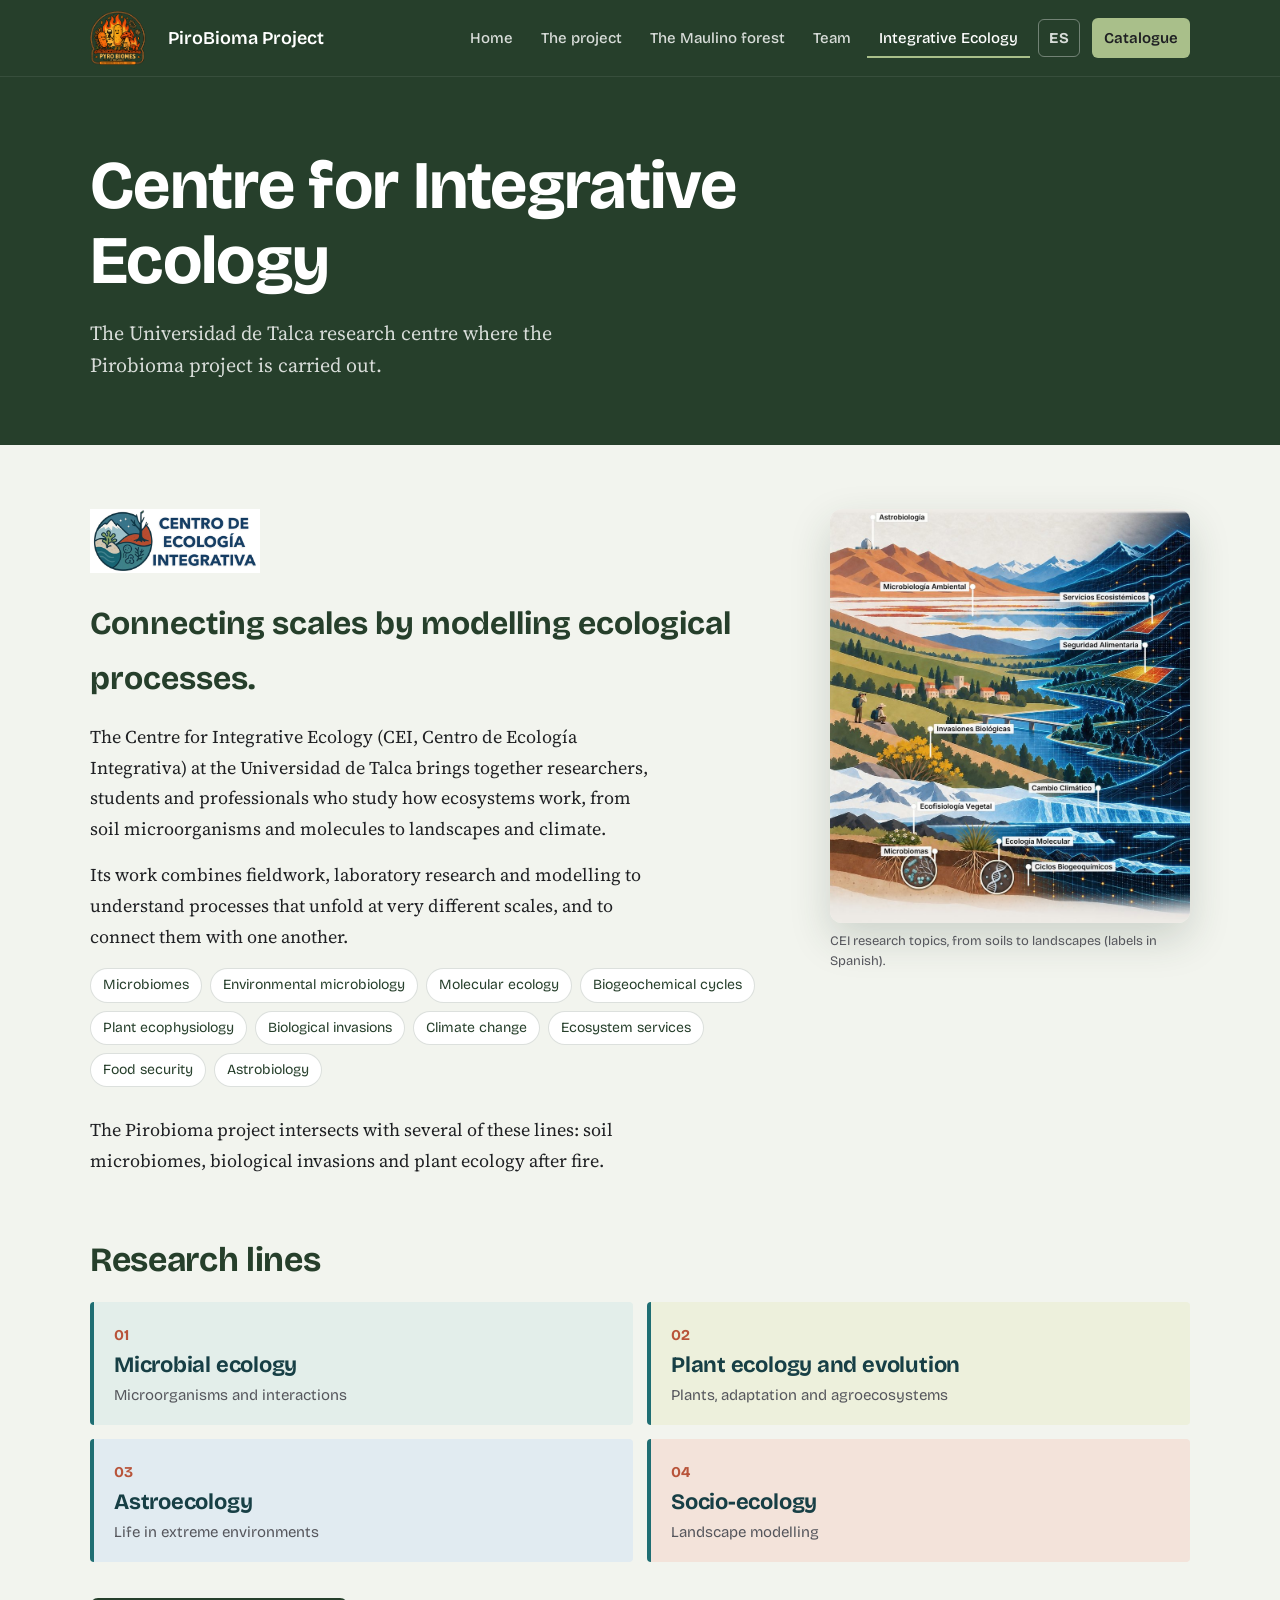
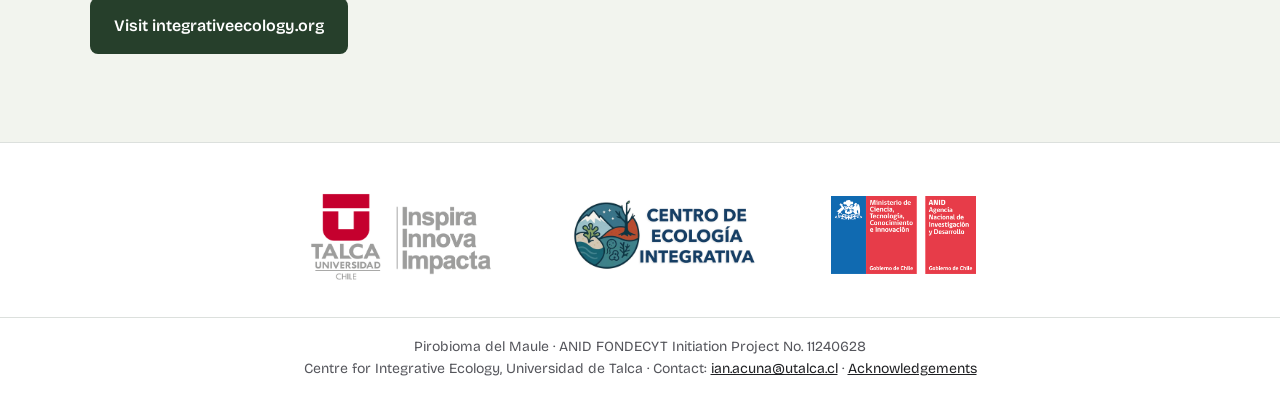
<file: en/centre.html>
<!DOCTYPE html>
<html lang="en">
<head>
<meta charset="UTF-8">
<meta name="viewport" content="width=device-width, initial-scale=1.0">
<title>Centre for Integrative Ecology · Pirobioma del Maule</title>
<meta name="description" content="The Centre for Integrative Ecology at the Universidad de Talca, where the Pirobioma project is carried out.">
<link rel="canonical" href="https://pirobioma.github.io/en/centre.html">
<link rel="alternate" hreflang="es" href="https://pirobioma.github.io/centro.html">
<link rel="alternate" hreflang="en" href="https://pirobioma.github.io/en/centre.html">
<link rel="alternate" hreflang="x-default" href="https://pirobioma.github.io/centro.html">
<link rel="icon" type="image/png" href="../img/favicon.png">
<link rel="apple-touch-icon" href="../img/apple-touch-icon.png">
<meta property="og:type" content="website">
<meta property="og:site_name" content="Pirobioma del Maule">
<meta property="og:locale" content="en_GB">
<meta property="og:title" content="Centre for Integrative Ecology · Pirobioma del Maule">
<meta property="og:description" content="The Centre for Integrative Ecology at the Universidad de Talca, where the Pirobioma project is carried out.">
<meta property="og:url" content="https://pirobioma.github.io/en/centre.html">
<meta property="og:image" content="https://pirobioma.github.io/img/og_pirobioma.jpg">
<meta name="twitter:card" content="summary_large_image">
<link rel="preconnect" href="https://fonts.googleapis.com">
<link rel="preconnect" href="https://fonts.gstatic.com" crossorigin>
<link href="https://fonts.googleapis.com/css2?family=Bricolage+Grotesque:opsz,wght@12..96,400;12..96,500;12..96,600;12..96,700;12..96,800&family=Source+Serif+4:ital,opsz,wght@0,8..60,400;0,8..60,600;1,8..60,400&display=swap" rel="stylesheet">
<link rel="stylesheet" href="../css/sitio.css">
<style>
  .centro-intro { padding: 64px 0 24px; }
  .centro-intro .contenedor { display: grid; grid-template-columns: minmax(0, 1fr) minmax(0, 360px); gap: 64px; align-items: start; }
  .centro-logo { width: 170px; margin-bottom: 24px; }
  .lema { font-family: var(--f-display); font-weight: 700; font-size: clamp(24px, 2.6vw, 32px); line-height: 1.2; color: var(--coigue); max-width: 22ch; margin-bottom: 20px; }
  .centro-intro p { margin-bottom: 16px; line-height: 1.7; max-width: 62ch; }
  .temas { display: flex; flex-wrap: wrap; gap: 8px; margin: 8px 0 28px; list-style: none; padding: 0; }
  .temas li { font-family: var(--f-display); font-size: 14px; background: var(--blanco); border: 1px solid var(--linea); border-radius: 999px; padding: 5px 12px; color: var(--coigue); }
  .ilustracion { position: sticky; top: 100px; margin: 0; }
  .ilustracion img { width: 100%; border-radius: 12px; box-shadow: 0 16px 40px rgba(38,63,43,0.18); }
  .ilustracion figcaption { font-family: var(--f-display); font-size: 13px; color: var(--tinta-2); margin-top: 8px; }
  .lineas { padding: 24px 0 88px; }
  .lineas h2 { font-size: clamp(26px, 3vw, 34px); color: var(--coigue); margin-bottom: 24px; }
  .lineas ol { list-style: none; padding: 0; display: grid; grid-template-columns: 1fr 1fr; gap: 14px; }
  .lineas li { border-left: 4px solid #1F6E73; padding: 18px 20px; border-radius: 4px; }
  .lineas li:nth-child(1) { background: #E3EEEA; }
  .lineas li:nth-child(2) { background: #EDF0DC; }
  .lineas li:nth-child(3) { background: #E1EBF1; }
  .lineas li:nth-child(4) { background: #F3E3DA; }
  .lineas .num { font-family: var(--f-display); font-weight: 700; font-size: 15px; color: #B8543A; }
  .lineas h3 { font-size: 22px; color: #173F45; margin: 4px 0 6px; }
  .lineas li p { font-family: var(--f-display); font-size: 15px; color: var(--tinta-2); }
  .ir-cei { margin-top: 36px; }
  @media (max-width: 860px) {
    .centro-intro .contenedor { grid-template-columns: 1fr; gap: 36px; }
    .ilustracion { position: static; max-width: 420px; }
    .lineas ol { grid-template-columns: 1fr; }
  }
</style>
</head>
<body class="tema-bosque">

<header class="sitio-header">
  <div class="contenedor">
    <a class="marca" href="index.html">
      <img src="../img/logo_pirobioma.png" alt="">
      <span>PiroBioma Project</span>
    </a>
    <button class="nav-toggle" aria-expanded="false" aria-controls="nav">Menu</button>
    <nav class="nav" id="nav" aria-label="Main">
      <ul>
        <li><a href="index.html">Home</a></li>
        <li><a href="project.html">The project</a></li>
        <li><a href="forest.html">The Maulino forest</a></li>
        <li><a href="team.html">Team</a></li>
        <li><a href="centre.html" aria-current="page">Integrative Ecology</a></li>
        <li><a class="lang" href="../centro.html" hreflang="es" lang="es" title="Versión en español">ES</a></li>
        <li><a class="nav-cta" href="catalog.html">Catalogue</a></li>
      </ul>
    </nav>
  </div>
</header>

<main>
  <section class="cabecera-pagina">
    <div class="contenedor">
      <h1>Centre for Integrative Ecology</h1>
      <p>The Universidad de Talca research centre where the Pirobioma project is carried out.</p>
    </div>
  </section>

  <section class="centro-intro">
    <div class="contenedor">
      <div>
        <img class="centro-logo" src="../img/logo_cei.png" alt="Centre for Integrative Ecology logo">
        <p class="lema">Connecting scales by modelling ecological processes.</p>
        <p>The Centre for Integrative Ecology (CEI, Centro de Ecología Integrativa) at the Universidad de Talca brings together researchers, students and professionals who study how ecosystems work, from soil microorganisms and molecules to landscapes and climate.</p>
        <p>Its work combines fieldwork, laboratory research and modelling to understand processes that unfold at very different scales, and to connect them with one another.</p>
        <ul class="temas" aria-label="CEI research topics">
          <li>Microbiomes</li><li>Environmental microbiology</li><li>Molecular ecology</li><li>Biogeochemical cycles</li><li>Plant ecophysiology</li><li>Biological invasions</li><li>Climate change</li><li>Ecosystem services</li><li>Food security</li><li>Astrobiology</li>
        </ul>
        <p>The Pirobioma project intersects with several of these lines: soil microbiomes, biological invasions and plant ecology after fire.</p>
      </div>
      <figure class="ilustracion">
        <img src="../img/centro/cei_ilustracion.jpg" alt="Illustration of a landscape running from soils and roots up to the mountains, with the CEI research topics marked at each scale" loading="lazy">
        <figcaption>CEI research topics, from soils to landscapes (labels in Spanish).</figcaption>
      </figure>
    </div>
  </section>

  <section class="lineas">
    <div class="contenedor">
      <h2>Research lines</h2>
      <ol>
        <li><span class="num">01</span><h3>Microbial ecology</h3><p>Microorganisms and interactions</p></li>
        <li><span class="num">02</span><h3>Plant ecology and evolution</h3><p>Plants, adaptation and agroecosystems</p></li>
        <li><span class="num">03</span><h3>Astroecology</h3><p>Life in extreme environments</p></li>
        <li><span class="num">04</span><h3>Socio-ecology</h3><p>Landscape modelling</p></li>
      </ol>
      <p class="ir-cei"><a class="boton boton-bosque" href="https://www.integrativeecology.org" target="_blank" rel="noopener">Visit integrativeecology.org</a></p>
    </div>
  </section>
</main>

<footer class="sitio-footer">
  <div class="footer-logos">
    <a href="https://www.utalca.cl" target="_blank" rel="noopener"><img class="logo-utalca" src="../img/logo.utal.26.png" alt="Universidad de Talca: Inspira, Innova, Impacta"></a>
    <a href="https://www.integrativeecology.org" target="_blank" rel="noopener"><img class="logo-cei" src="../img/logo_cei.png" alt="Centro de Ecología Integrativa"></a>
    <a href="https://anid.cl" target="_blank" rel="noopener"><img class="logo-anid" src="../img/logo_anid.png" alt="ANID, Chilean Ministry of Science"></a>
  </div>
  <div class="footer-texto">
    Pirobioma del Maule · ANID FONDECYT Initiation Project No. 11240628<br>
    Centre for Integrative Ecology, Universidad de Talca · Contact: <a href="mailto:ian.acuna@utalca.cl">ian.acuna@utalca.cl</a> · <a href="project.html#acknowledgements">Acknowledgements</a>
  </div>
</footer>

<script src="../js/sitio.js"></script>
</body>
</html>
</file>
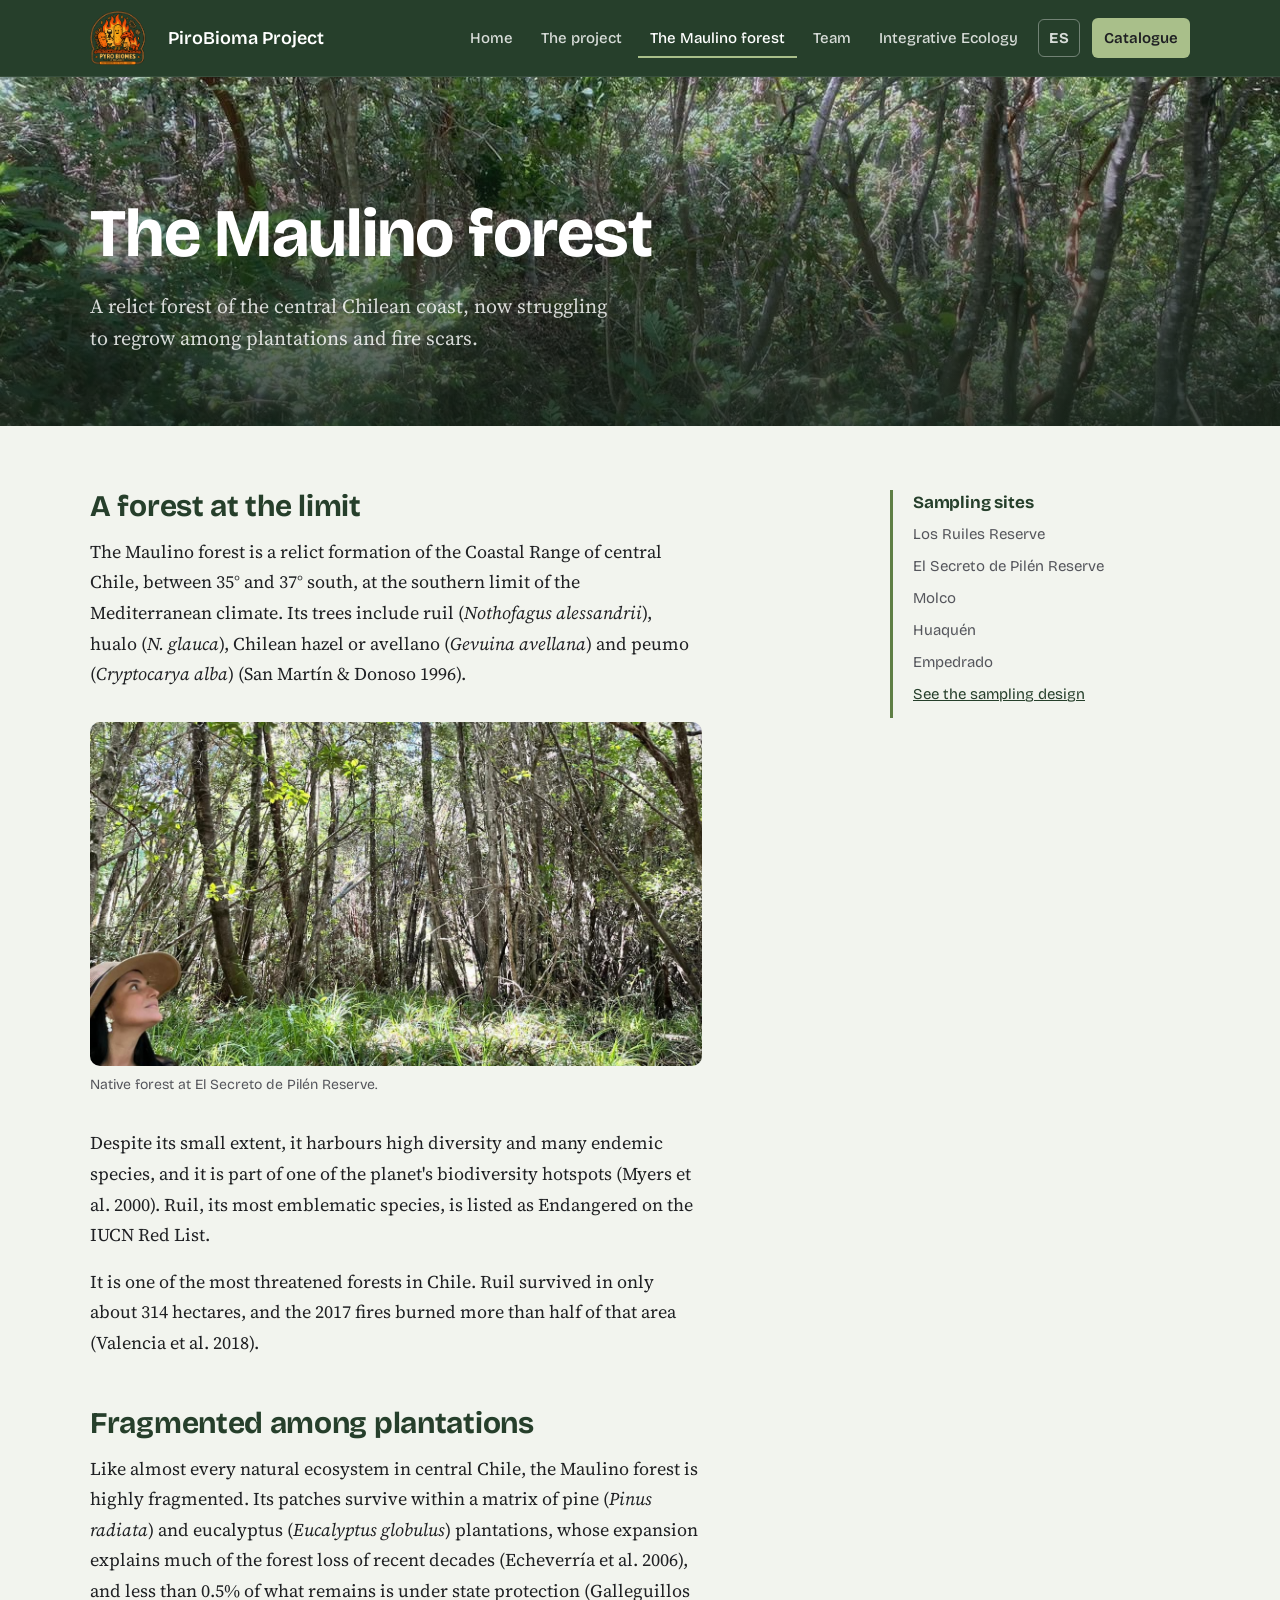
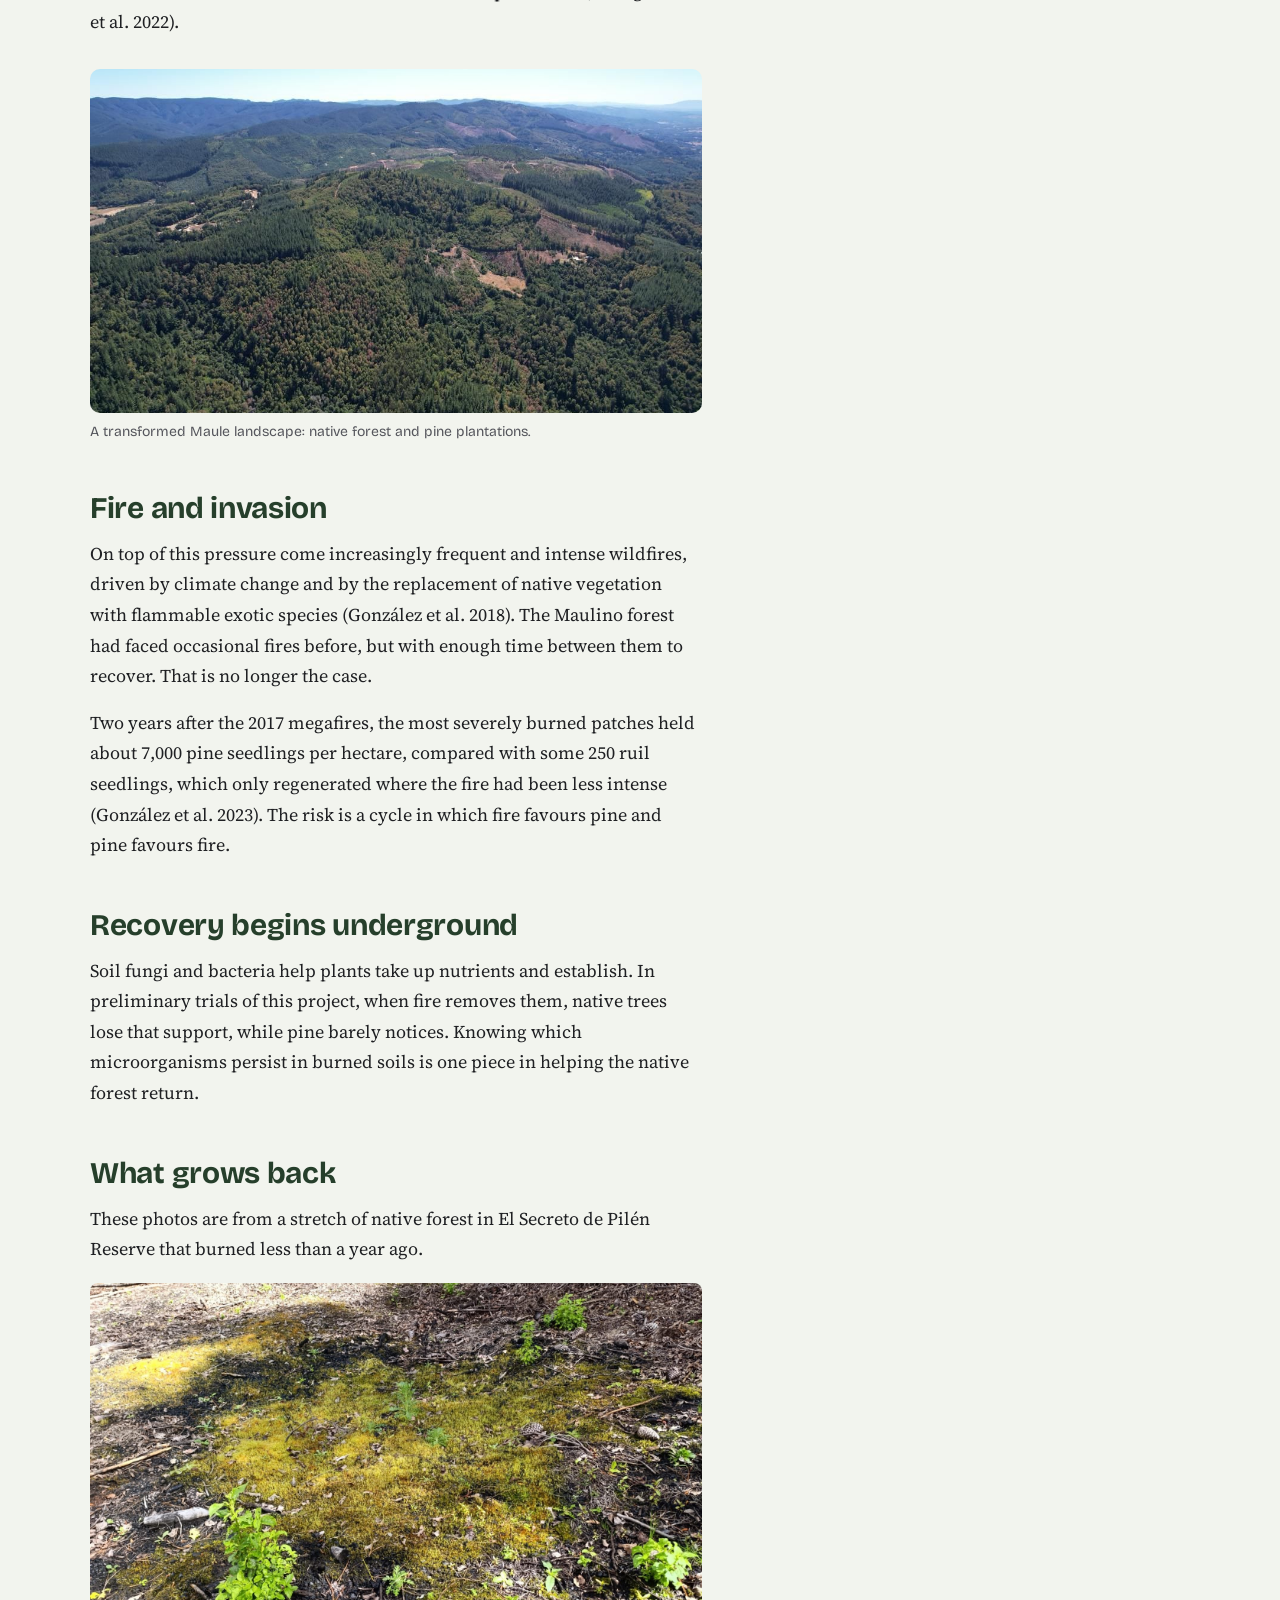
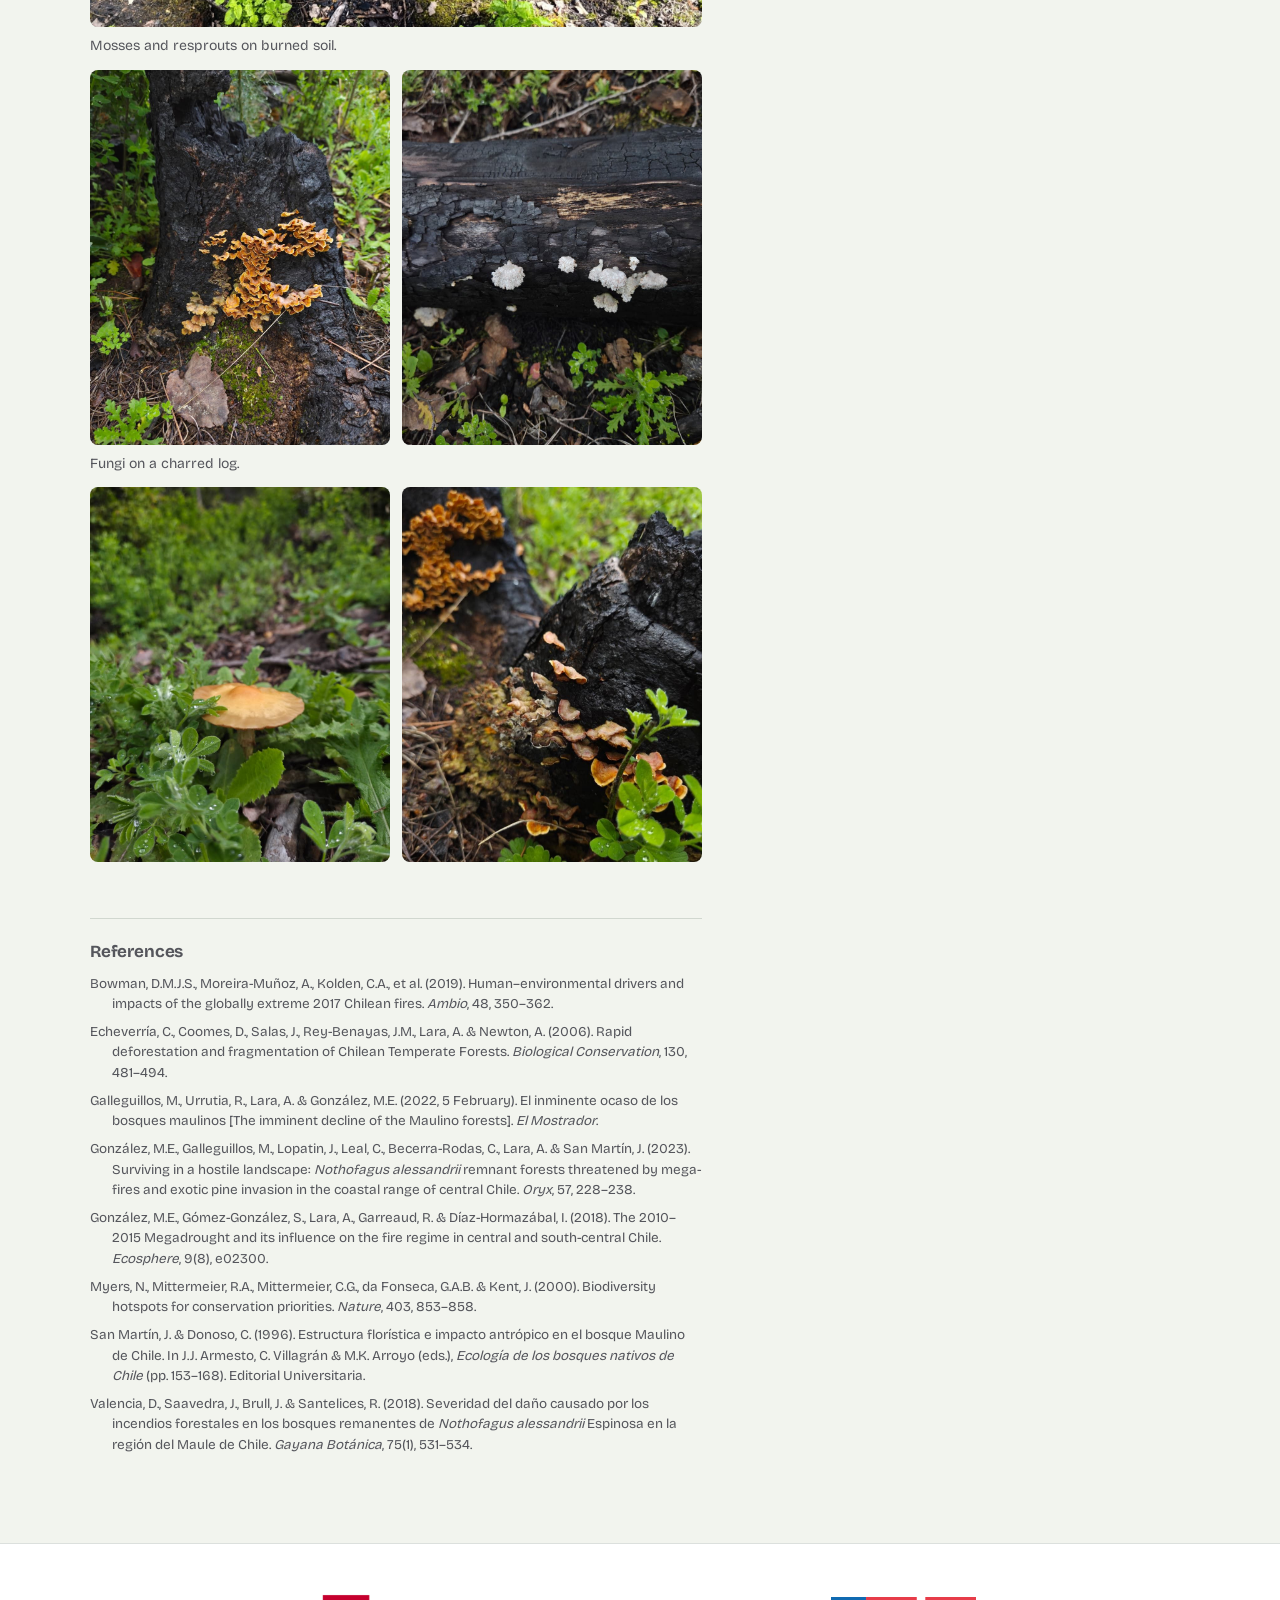
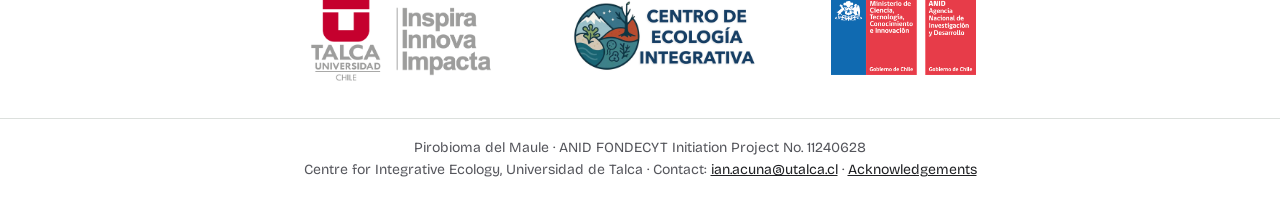
<file: en/forest.html>
<!DOCTYPE html>
<html lang="en">
<head>
<meta charset="UTF-8">
<meta name="viewport" content="width=device-width, initial-scale=1.0">
<title>The Maulino forest · Pirobioma del Maule</title>
<meta name="description" content="The Maulino forest: a relict forest of central Chile and its recovery after wildfires.">
<link rel="canonical" href="https://pirobioma.github.io/en/forest.html">
<link rel="alternate" hreflang="es" href="https://pirobioma.github.io/bosque.html">
<link rel="alternate" hreflang="en" href="https://pirobioma.github.io/en/forest.html">
<link rel="alternate" hreflang="x-default" href="https://pirobioma.github.io/bosque.html">
<link rel="icon" type="image/png" href="../img/favicon.png">
<link rel="apple-touch-icon" href="../img/apple-touch-icon.png">
<meta property="og:type" content="website">
<meta property="og:site_name" content="Pirobioma del Maule">
<meta property="og:locale" content="en_GB">
<meta property="og:title" content="The Maulino forest · Pirobioma del Maule">
<meta property="og:description" content="The Maulino forest: a relict forest of central Chile and its recovery after wildfires.">
<meta property="og:url" content="https://pirobioma.github.io/en/forest.html">
<meta property="og:image" content="https://pirobioma.github.io/img/og_pirobioma.jpg">
<meta name="twitter:card" content="summary_large_image">
<link rel="preconnect" href="https://fonts.googleapis.com">
<link rel="preconnect" href="https://fonts.gstatic.com" crossorigin>
<link href="https://fonts.googleapis.com/css2?family=Bricolage+Grotesque:opsz,wght@12..96,400;12..96,500;12..96,600;12..96,700;12..96,800&family=Source+Serif+4:ital,opsz,wght@0,8..60,400;0,8..60,600;1,8..60,400&display=swap" rel="stylesheet">
<link rel="stylesheet" href="../css/sitio.css">
<style>
  .galeria { display: grid; grid-template-columns: 1fr 1fr; gap: 12px; margin-top: 18px; }
  .prosa-cuerpo .galeria figure { margin: 0; }
  .prosa-cuerpo .galeria img { aspect-ratio: 4 / 5; object-fit: cover; border-radius: 8px; width: 100%; }
  .galeria figure:first-child { grid-column: 1 / -1; }
  .prosa-cuerpo .galeria figure:first-child img { aspect-ratio: 16 / 9; }
</style>
</head>
<body class="tema-bosque">

<header class="sitio-header">
  <div class="contenedor">
    <a class="marca" href="index.html">
      <img src="../img/logo_pirobioma.png" alt="">
      <span>PiroBioma Project</span>
    </a>
    <button class="nav-toggle" aria-expanded="false" aria-controls="nav">Menu</button>
    <nav class="nav" id="nav" aria-label="Main">
      <ul>
        <li><a href="index.html">Home</a></li>
        <li><a href="project.html">The project</a></li>
        <li><a href="forest.html" aria-current="page">The Maulino forest</a></li>
        <li><a href="team.html">Team</a></li>
        <li><a href="centre.html">Integrative Ecology</a></li>
        <li><a class="lang" href="../bosque.html" hreflang="es" lang="es" title="Versión en español">ES</a></li>
        <li><a class="nav-cta" href="catalog.html">Catalogue</a></li>
      </ul>
    </nav>
  </div>
</header>

<main>
  <section class="cabecera-pagina con-foto" style="background-image:url('../img/terreno/pilen_nativo.jpg'); background-position: center 45%;">
    <div class="contenedor">
      <h1>The Maulino forest</h1>
      <p>A relict forest of the central Chilean coast, now struggling to regrow among plantations and fire scars.</p>
    </div>
  </section>

  <section class="prosa">
    <div class="contenedor">
      <article class="prosa-cuerpo">
        <h2>A forest at the limit</h2>
        <p>The Maulino forest is a relict formation of the Coastal Range of central Chile, between 35° and 37° south, at the southern limit of the Mediterranean climate. Its trees include ruil (<i>Nothofagus alessandrii</i>), hualo (<i>N. glauca</i>), Chilean hazel or avellano (<i>Gevuina avellana</i>) and peumo (<i>Cryptocarya alba</i>) (San Martín &amp; Donoso 1996).</p>
        <figure><img src="../img/terreno/pilen.jpg" alt="Inside the native forest at El Secreto de Pilén Reserve" loading="lazy"><figcaption>Native forest at El Secreto de Pilén Reserve.</figcaption></figure>
        <p>Despite its small extent, it harbours high diversity and many endemic species, and it is part of one of the planet's biodiversity hotspots (Myers et al. 2000). Ruil, its most emblematic species, is listed as Endangered on the IUCN Red List.</p>
        <p>It is one of the most threatened forests in Chile. Ruil survived in only about 314 hectares, and the 2017 fires burned more than half of that area (Valencia et al. 2018).</p>

        <h2>Fragmented among plantations</h2>
        <p>Like almost every natural ecosystem in central Chile, the Maulino forest is highly fragmented. Its patches survive within a matrix of pine (<i>Pinus radiata</i>) and eucalyptus (<i>Eucalyptus globulus</i>) plantations, whose expansion explains much of the forest loss of recent decades (Echeverría et al. 2006), and less than 0.5% of what remains is under state protection (Galleguillos et al. 2022).</p>

        <figure><img src="../img/terreno/paisaje_maule.jpg" alt="Aerial view of a Maule landscape with native forest and plantations" loading="lazy"><figcaption>A transformed Maule landscape: native forest and pine plantations.</figcaption></figure>

        <h2>Fire and invasion</h2>
        <p>On top of this pressure come increasingly frequent and intense wildfires, driven by climate change and by the replacement of native vegetation with flammable exotic species (González et al. 2018). The Maulino forest had faced occasional fires before, but with enough time between them to recover. That is no longer the case.</p>
        <p>Two years after the 2017 megafires, the most severely burned patches held about 7,000 pine seedlings per hectare, compared with some 250 ruil seedlings, which only regenerated where the fire had been less intense (González et al. 2023). The risk is a cycle in which fire favours pine and pine favours fire.</p>

        <h2>Recovery begins underground</h2>
        <p>Soil fungi and bacteria help plants take up nutrients and establish. In preliminary trials of this project, when fire removes them, native trees lose that support, while pine barely notices. Knowing which microorganisms persist in burned soils is one piece in helping the native forest return.</p>

        <h2>What grows back</h2>
        <p>These photos are from a stretch of native forest in El Secreto de Pilén Reserve that burned less than a year ago.</p>
        <div class="galeria">
          <figure><img src="../img/terreno/regeneracion.jpg" alt="Mosses and resprouting plants on burned soil" loading="lazy"><figcaption>Mosses and resprouts on burned soil.</figcaption></figure>
          <figure><img src="../img/terreno/hongo5.jpg" alt="Fungi growing on a charred log" loading="lazy"><figcaption>Fungi on a charred log.</figcaption></figure>
          <figure><img src="../img/terreno/hongo2.jpg" alt="Small white fungi on burned wood" loading="lazy"></figure>
          <figure><img src="../img/terreno/hongo1.jpg" alt="Orange mushroom among regrowing vegetation" loading="lazy"></figure>
          <figure><img src="../img/terreno/hongo4.jpg" alt="Fungi at the base of a burned trunk" loading="lazy"></figure>
        </div>
        <section class="referencias" aria-labelledby="ref-titulo">
          <h2 id="ref-titulo">References</h2>
          <ol>
            <li>Bowman, D.M.J.S., Moreira-Muñoz, A., Kolden, C.A., et al. (2019). Human–environmental drivers and impacts of the globally extreme 2017 Chilean fires. <i>Ambio</i>, 48, 350–362.</li>
            <li>Echeverría, C., Coomes, D., Salas, J., Rey-Benayas, J.M., Lara, A. &amp; Newton, A. (2006). Rapid deforestation and fragmentation of Chilean Temperate Forests. <i>Biological Conservation</i>, 130, 481–494.</li>
            <li>Galleguillos, M., Urrutia, R., Lara, A. &amp; González, M.E. (2022, 5 February). El inminente ocaso de los bosques maulinos [The imminent decline of the Maulino forests]. <i>El Mostrador</i>.</li>
            <li>González, M.E., Galleguillos, M., Lopatin, J., Leal, C., Becerra-Rodas, C., Lara, A. &amp; San Martín, J. (2023). Surviving in a hostile landscape: <i>Nothofagus alessandrii</i> remnant forests threatened by mega-fires and exotic pine invasion in the coastal range of central Chile. <i>Oryx</i>, 57, 228–238.</li>
            <li>González, M.E., Gómez-González, S., Lara, A., Garreaud, R. &amp; Díaz-Hormazábal, I. (2018). The 2010–2015 Megadrought and its influence on the fire regime in central and south-central Chile. <i>Ecosphere</i>, 9(8), e02300.</li>
            <li>Myers, N., Mittermeier, R.A., Mittermeier, C.G., da Fonseca, G.A.B. &amp; Kent, J. (2000). Biodiversity hotspots for conservation priorities. <i>Nature</i>, 403, 853–858.</li>
            <li>San Martín, J. &amp; Donoso, C. (1996). Estructura florística e impacto antrópico en el bosque Maulino de Chile. In J.J. Armesto, C. Villagrán &amp; M.K. Arroyo (eds.), <i>Ecología de los bosques nativos de Chile</i> (pp. 153–168). Editorial Universitaria.</li>
            <li>Valencia, D., Saavedra, J., Brull, J. &amp; Santelices, R. (2018). Severidad del daño causado por los incendios forestales en los bosques remanentes de <i>Nothofagus alessandrii</i> Espinosa en la región del Maule de Chile. <i>Gayana Botánica</i>, 75(1), 531–534.</li>
          </ol>
        </section>
      </article>

      <aside class="aparte">
        <h2>Sampling sites</h2>
        <ul>
          <li>Los Ruiles Reserve</li>
          <li>El Secreto de Pilén Reserve</li>
          <li>Molco</li>
          <li>Huaquén</li>
          <li>Empedrado</li>
          <li><a href="project.html">See the sampling design</a></li>
        </ul>
      </aside>
    </div>
  </section>
</main>

<footer class="sitio-footer">
  <div class="footer-logos">
    <a href="https://www.utalca.cl" target="_blank" rel="noopener"><img class="logo-utalca" src="../img/logo.utal.26.png" alt="Universidad de Talca: Inspira, Innova, Impacta"></a>
    <a href="https://www.integrativeecology.org" target="_blank" rel="noopener"><img class="logo-cei" src="../img/logo_cei.png" alt="Centro de Ecología Integrativa"></a>
    <a href="https://anid.cl" target="_blank" rel="noopener"><img class="logo-anid" src="../img/logo_anid.png" alt="ANID, Chilean Ministry of Science"></a>
  </div>
  <div class="footer-texto">
    Pirobioma del Maule · ANID FONDECYT Initiation Project No. 11240628<br>
    Centre for Integrative Ecology, Universidad de Talca · Contact: <a href="mailto:ian.acuna@utalca.cl">ian.acuna@utalca.cl</a> · <a href="project.html#acknowledgements">Acknowledgements</a>
  </div>
</footer>

<script src="../js/sitio.js"></script>
</body>
</html>
</file>
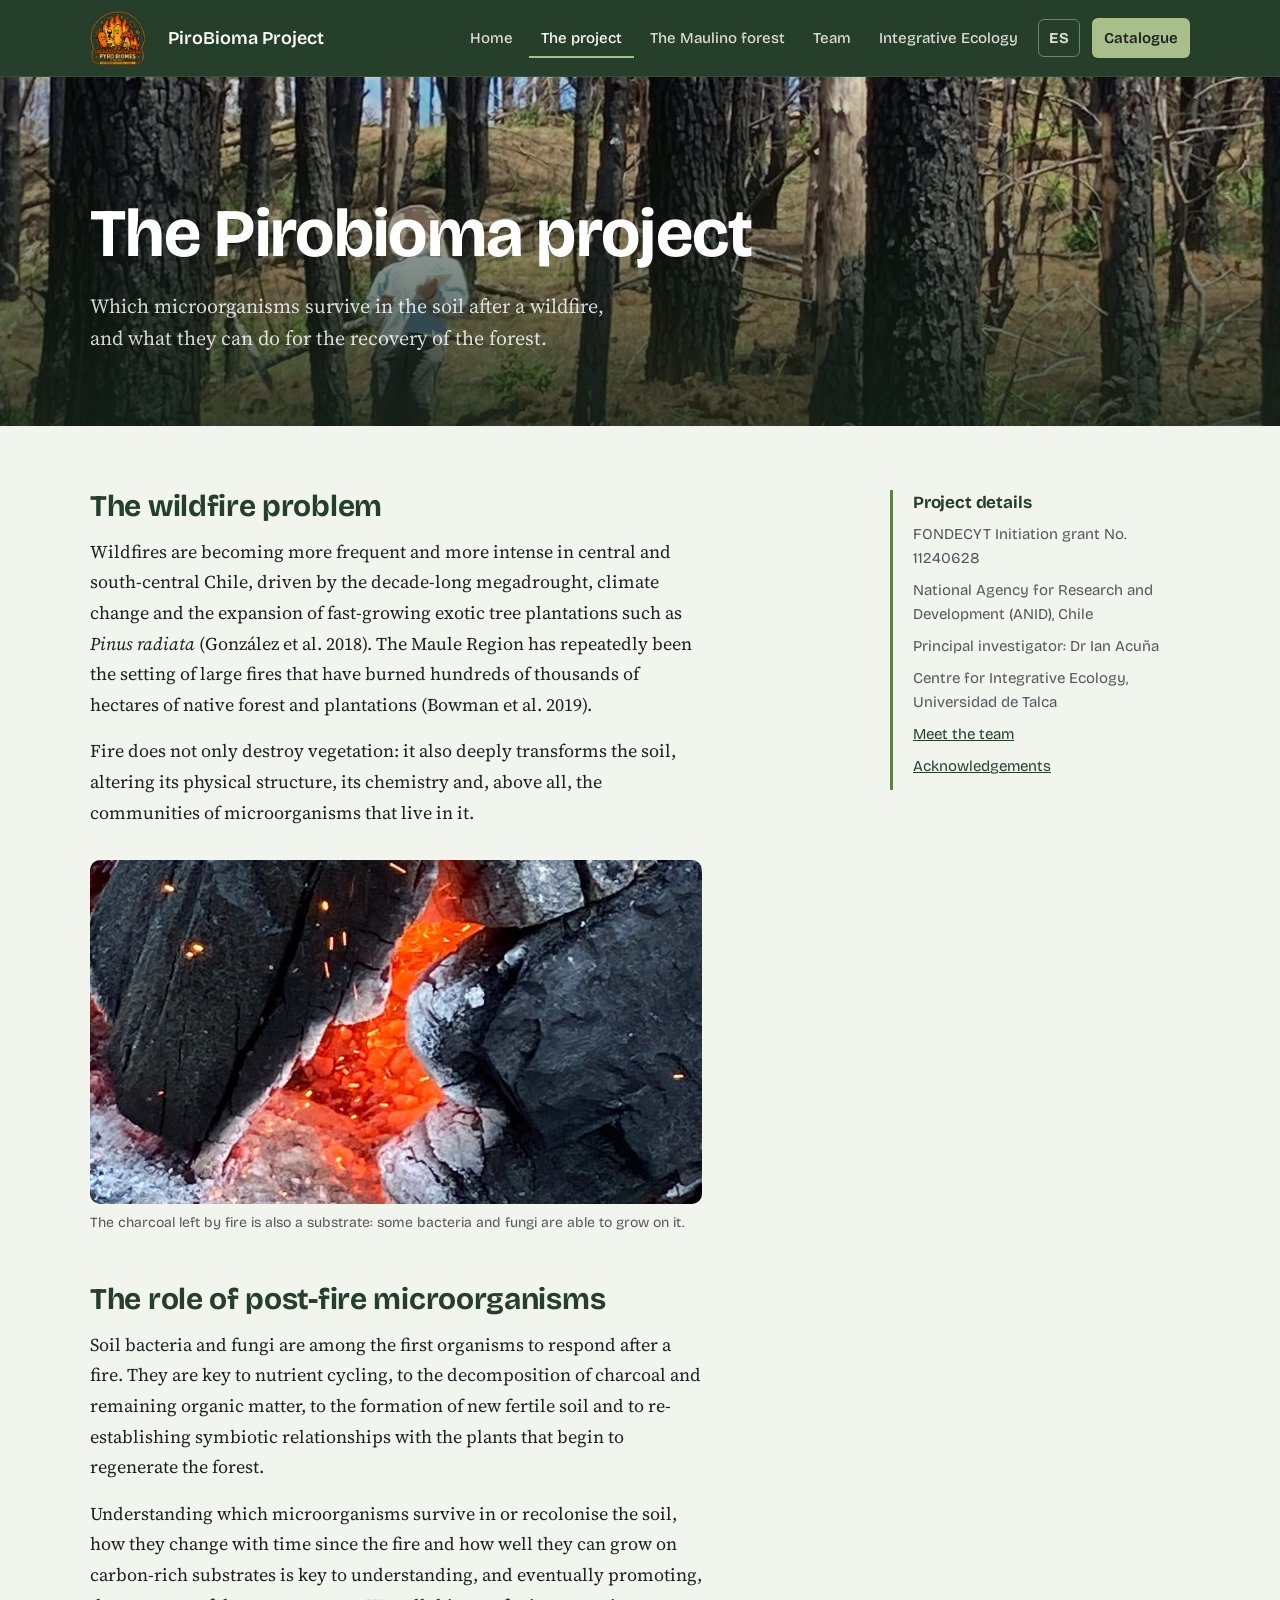
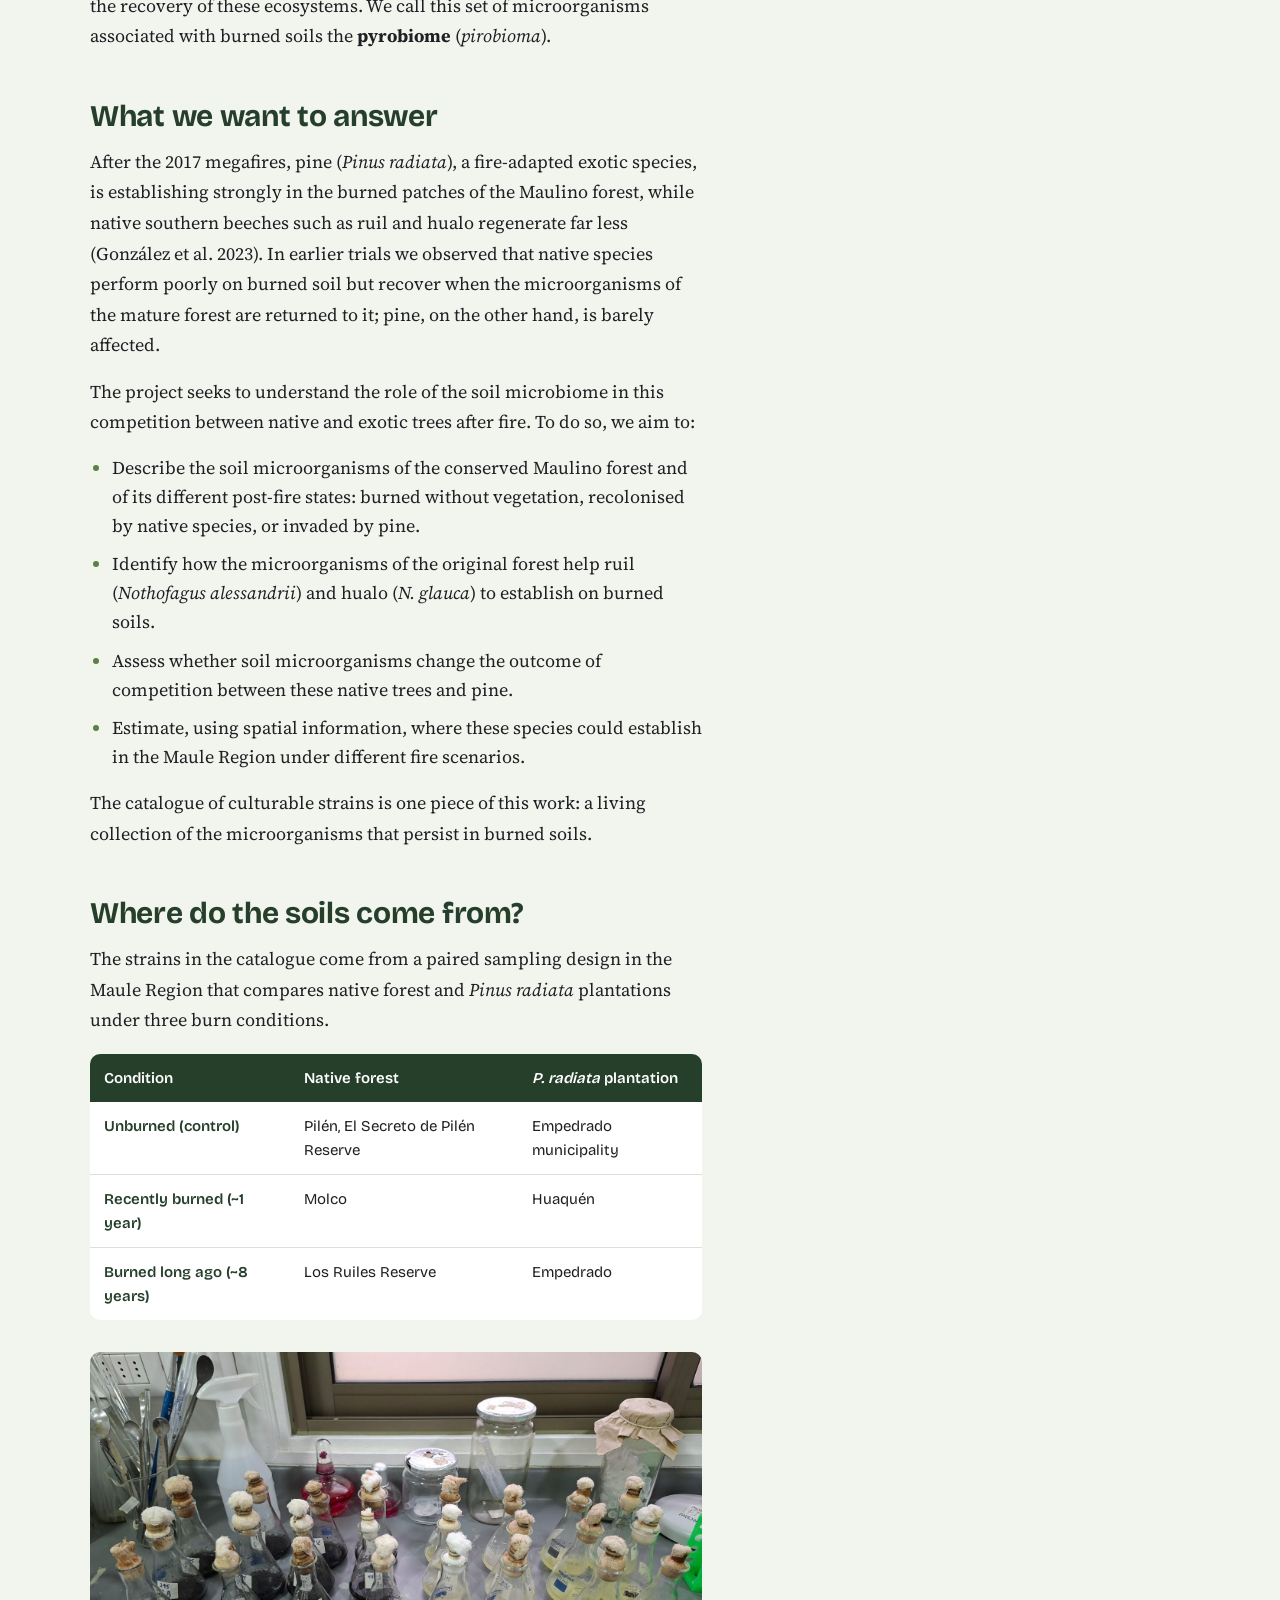
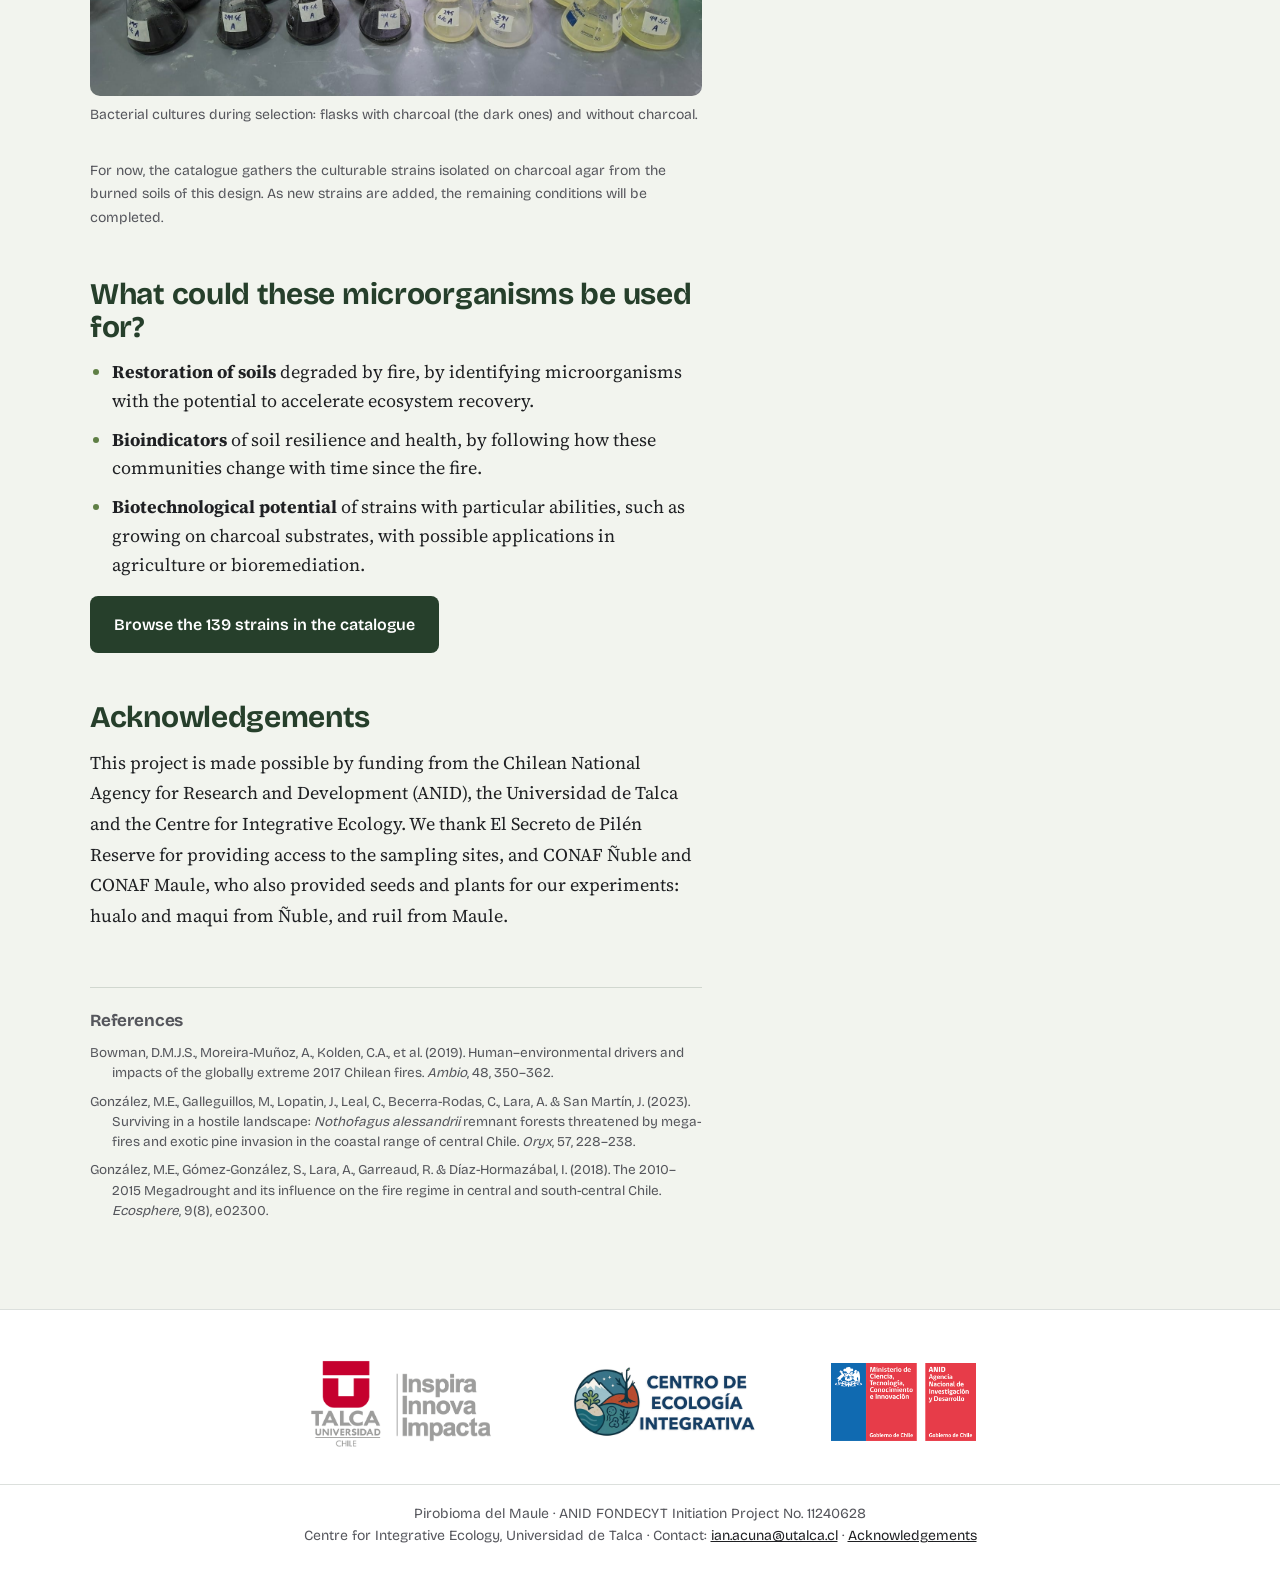
<file: en/project.html>
<!DOCTYPE html>
<html lang="en">
<head>
<meta charset="UTF-8">
<meta name="viewport" content="width=device-width, initial-scale=1.0">
<title>The project · Pirobioma del Maule</title>
<meta name="description" content="FONDECYT Initiation project 11240628 studies the soil microorganisms that survive wildfires in the Maule Region, Chile.">
<link rel="canonical" href="https://pirobioma.github.io/en/project.html">
<link rel="alternate" hreflang="es" href="https://pirobioma.github.io/proyecto.html">
<link rel="alternate" hreflang="en" href="https://pirobioma.github.io/en/project.html">
<link rel="alternate" hreflang="x-default" href="https://pirobioma.github.io/proyecto.html">
<link rel="icon" type="image/png" href="../img/favicon.png">
<link rel="apple-touch-icon" href="../img/apple-touch-icon.png">
<meta property="og:type" content="website">
<meta property="og:site_name" content="Pirobioma del Maule">
<meta property="og:locale" content="en_GB">
<meta property="og:title" content="The project · Pirobioma del Maule">
<meta property="og:description" content="FONDECYT Initiation project 11240628 studies the soil microorganisms that survive wildfires in the Maule Region, Chile.">
<meta property="og:url" content="https://pirobioma.github.io/en/project.html">
<meta property="og:image" content="https://pirobioma.github.io/img/og_pirobioma.jpg">
<meta name="twitter:card" content="summary_large_image">
<link rel="preconnect" href="https://fonts.googleapis.com">
<link rel="preconnect" href="https://fonts.gstatic.com" crossorigin>
<link href="https://fonts.googleapis.com/css2?family=Bricolage+Grotesque:opsz,wght@12..96,400;12..96,500;12..96,600;12..96,700;12..96,800&family=Source+Serif+4:ital,opsz,wght@0,8..60,400;0,8..60,600;1,8..60,400&display=swap" rel="stylesheet">
<link rel="stylesheet" href="../css/sitio.css">

</head>
<body class="tema-bosque">

<header class="sitio-header">
  <div class="contenedor">
    <a class="marca" href="index.html">
      <img src="../img/logo_pirobioma.png" alt="">
      <span>PiroBioma Project</span>
    </a>
    <button class="nav-toggle" aria-expanded="false" aria-controls="nav">Menu</button>
    <nav class="nav" id="nav" aria-label="Main">
      <ul>
        <li><a href="index.html">Home</a></li>
        <li><a href="project.html" aria-current="page">The project</a></li>
        <li><a href="forest.html">The Maulino forest</a></li>
        <li><a href="team.html">Team</a></li>
        <li><a href="centre.html">Integrative Ecology</a></li>
        <li><a class="lang" href="../proyecto.html" hreflang="es" lang="es" title="Versión en español">ES</a></li>
        <li><a class="nav-cta" href="catalog.html">Catalogue</a></li>
      </ul>
    </nav>
  </div>
</header>

<main>
  <section class="cabecera-pagina con-foto" style="background-image:url('../img/terreno/cabecera_proyecto.jpg')">
    <div class="contenedor">
      <h1>The Pirobioma project</h1>
      <p>Which microorganisms survive in the soil after a wildfire, and what they can do for the recovery of the forest.</p>
    </div>
  </section>

  <section class="prosa">
    <div class="contenedor">
      <article class="prosa-cuerpo">
        <h2>The wildfire problem</h2>
        <p>Wildfires are becoming more frequent and more intense in central and south-central Chile, driven by the decade-long megadrought, climate change and the expansion of fast-growing exotic tree plantations such as <i>Pinus radiata</i> (González et al. 2018). The Maule Region has repeatedly been the setting of large fires that have burned hundreds of thousands of hectares of native forest and plantations (Bowman et al. 2019).</p>
        <p>Fire does not only destroy vegetation: it also deeply transforms the soil, altering its physical structure, its chemistry and, above all, the communities of microorganisms that live in it.</p>
        <figure><img src="../img/terreno/brasas.jpg" alt="Embers and charcoal after a fire" loading="lazy"><figcaption>The charcoal left by fire is also a substrate: some bacteria and fungi are able to grow on it.</figcaption></figure>

        <h2>The role of post-fire microorganisms</h2>
        <p>Soil bacteria and fungi are among the first organisms to respond after a fire. They are key to nutrient cycling, to the decomposition of charcoal and remaining organic matter, to the formation of new fertile soil and to re-establishing symbiotic relationships with the plants that begin to regenerate the forest.</p>
        <p>Understanding which microorganisms survive in or recolonise the soil, how they change with time since the fire and how well they can grow on carbon-rich substrates is key to understanding, and eventually promoting, the recovery of these ecosystems. We call this set of microorganisms associated with burned soils the <b>pyrobiome</b> (<i>pirobioma</i>).</p>

        <h2>What we want to answer</h2>
        <p>After the 2017 megafires, pine (<i>Pinus radiata</i>), a fire-adapted exotic species, is establishing strongly in the burned patches of the Maulino forest, while native southern beeches such as ruil and hualo regenerate far less (González et al. 2023). In earlier trials we observed that native species perform poorly on burned soil but recover when the microorganisms of the mature forest are returned to it; pine, on the other hand, is barely affected.</p>
        <p>The project seeks to understand the role of the soil microbiome in this competition between native and exotic trees after fire. To do so, we aim to:</p>
        <ul>
          <li>Describe the soil microorganisms of the conserved Maulino forest and of its different post-fire states: burned without vegetation, recolonised by native species, or invaded by pine.</li>
          <li>Identify how the microorganisms of the original forest help ruil (<i>Nothofagus alessandrii</i>) and hualo (<i>N. glauca</i>) to establish on burned soils.</li>
          <li>Assess whether soil microorganisms change the outcome of competition between these native trees and pine.</li>
          <li>Estimate, using spatial information, where these species could establish in the Maule Region under different fire scenarios.</li>
        </ul>
        <p>The catalogue of culturable strains is one piece of this work: a living collection of the microorganisms that persist in burned soils.</p>

        <h2>Where do the soils come from?</h2>
        <p>The strains in the catalogue come from a paired sampling design in the Maule Region that compares native forest and <i>Pinus radiata</i> plantations under three burn conditions.</p>
        <table class="tabla-sitios">
          <thead><tr><th scope="col">Condition</th><th scope="col">Native forest</th><th scope="col"><i>P. radiata</i> plantation</th></tr></thead>
          <tbody>
            <tr><th scope="row">Unburned (control)</th><td>Pilén, El Secreto de Pilén Reserve</td><td>Empedrado municipality</td></tr>
            <tr><th scope="row">Recently burned (~1 year)</th><td>Molco</td><td>Huaquén</td></tr>
            <tr><th scope="row">Burned long ago (~8 years)</th><td>Los Ruiles Reserve</td><td>Empedrado</td></tr>
          </tbody>
        </table>
        <figure><img src="../img/terreno/experimento.jpg" alt="Flasks with bacterial cultures, some with charcoal and some without" loading="lazy"><figcaption>Bacterial cultures during selection: flasks with charcoal (the dark ones) and without charcoal.</figcaption></figure>
        <p class="nota">For now, the catalogue gathers the culturable strains isolated on charcoal agar from the burned soils of this design. As new strains are added, the remaining conditions will be completed.</p>

        <h2>What could these microorganisms be used for?</h2>
        <ul>
          <li><b>Restoration of soils</b> degraded by fire, by identifying microorganisms with the potential to accelerate ecosystem recovery.</li>
          <li><b>Bioindicators</b> of soil resilience and health, by following how these communities change with time since the fire.</li>
          <li><b>Biotechnological potential</b> of strains with particular abilities, such as growing on charcoal substrates, with possible applications in agriculture or bioremediation.</li>
        </ul>
        <p><a class="boton boton-bosque" href="catalog.html">Browse the 139 strains in the catalogue</a></p>

        <h2 id="acknowledgements">Acknowledgements</h2>
        <p>This project is made possible by funding from the Chilean National Agency for Research and Development (ANID), the Universidad de Talca and the Centre for Integrative Ecology. We thank El Secreto de Pilén Reserve for providing access to the sampling sites, and CONAF Ñuble and CONAF Maule, who also provided seeds and plants for our experiments: hualo and maqui from Ñuble, and ruil from Maule.</p>
        <section class="referencias" aria-labelledby="ref-titulo">
          <h2 id="ref-titulo">References</h2>
          <ol>
            <li>Bowman, D.M.J.S., Moreira-Muñoz, A., Kolden, C.A., et al. (2019). Human–environmental drivers and impacts of the globally extreme 2017 Chilean fires. <i>Ambio</i>, 48, 350–362.</li>
            <li>González, M.E., Galleguillos, M., Lopatin, J., Leal, C., Becerra-Rodas, C., Lara, A. &amp; San Martín, J. (2023). Surviving in a hostile landscape: <i>Nothofagus alessandrii</i> remnant forests threatened by mega-fires and exotic pine invasion in the coastal range of central Chile. <i>Oryx</i>, 57, 228–238.</li>
            <li>González, M.E., Gómez-González, S., Lara, A., Garreaud, R. &amp; Díaz-Hormazábal, I. (2018). The 2010–2015 Megadrought and its influence on the fire regime in central and south-central Chile. <i>Ecosphere</i>, 9(8), e02300.</li>
          </ol>
        </section>
      </article>

      <aside class="aparte">
        <h2>Project details</h2>
        <ul>
          <li>FONDECYT Initiation grant No. 11240628</li>
          <li>National Agency for Research and Development (ANID), Chile</li>
          <li>Principal investigator: Dr Ian Acuña</li>
          <li>Centre for Integrative Ecology, Universidad de Talca</li>
          <li><a href="team.html">Meet the team</a></li>
          <li><a href="#acknowledgements">Acknowledgements</a></li>
        </ul>
      </aside>
    </div>
  </section>
</main>

<footer class="sitio-footer">
  <div class="footer-logos">
    <a href="https://www.utalca.cl" target="_blank" rel="noopener"><img class="logo-utalca" src="../img/logo.utal.26.png" alt="Universidad de Talca: Inspira, Innova, Impacta"></a>
    <a href="https://www.integrativeecology.org" target="_blank" rel="noopener"><img class="logo-cei" src="../img/logo_cei.png" alt="Centro de Ecología Integrativa"></a>
    <a href="https://anid.cl" target="_blank" rel="noopener"><img class="logo-anid" src="../img/logo_anid.png" alt="ANID, Chilean Ministry of Science"></a>
  </div>
  <div class="footer-texto">
    Pirobioma del Maule · ANID FONDECYT Initiation Project No. 11240628<br>
    Centre for Integrative Ecology, Universidad de Talca · Contact: <a href="mailto:ian.acuna@utalca.cl">ian.acuna@utalca.cl</a> · <a href="project.html#acknowledgements">Acknowledgements</a>
  </div>
</footer>

<script src="../js/sitio.js"></script>
</body>
</html>
</file>
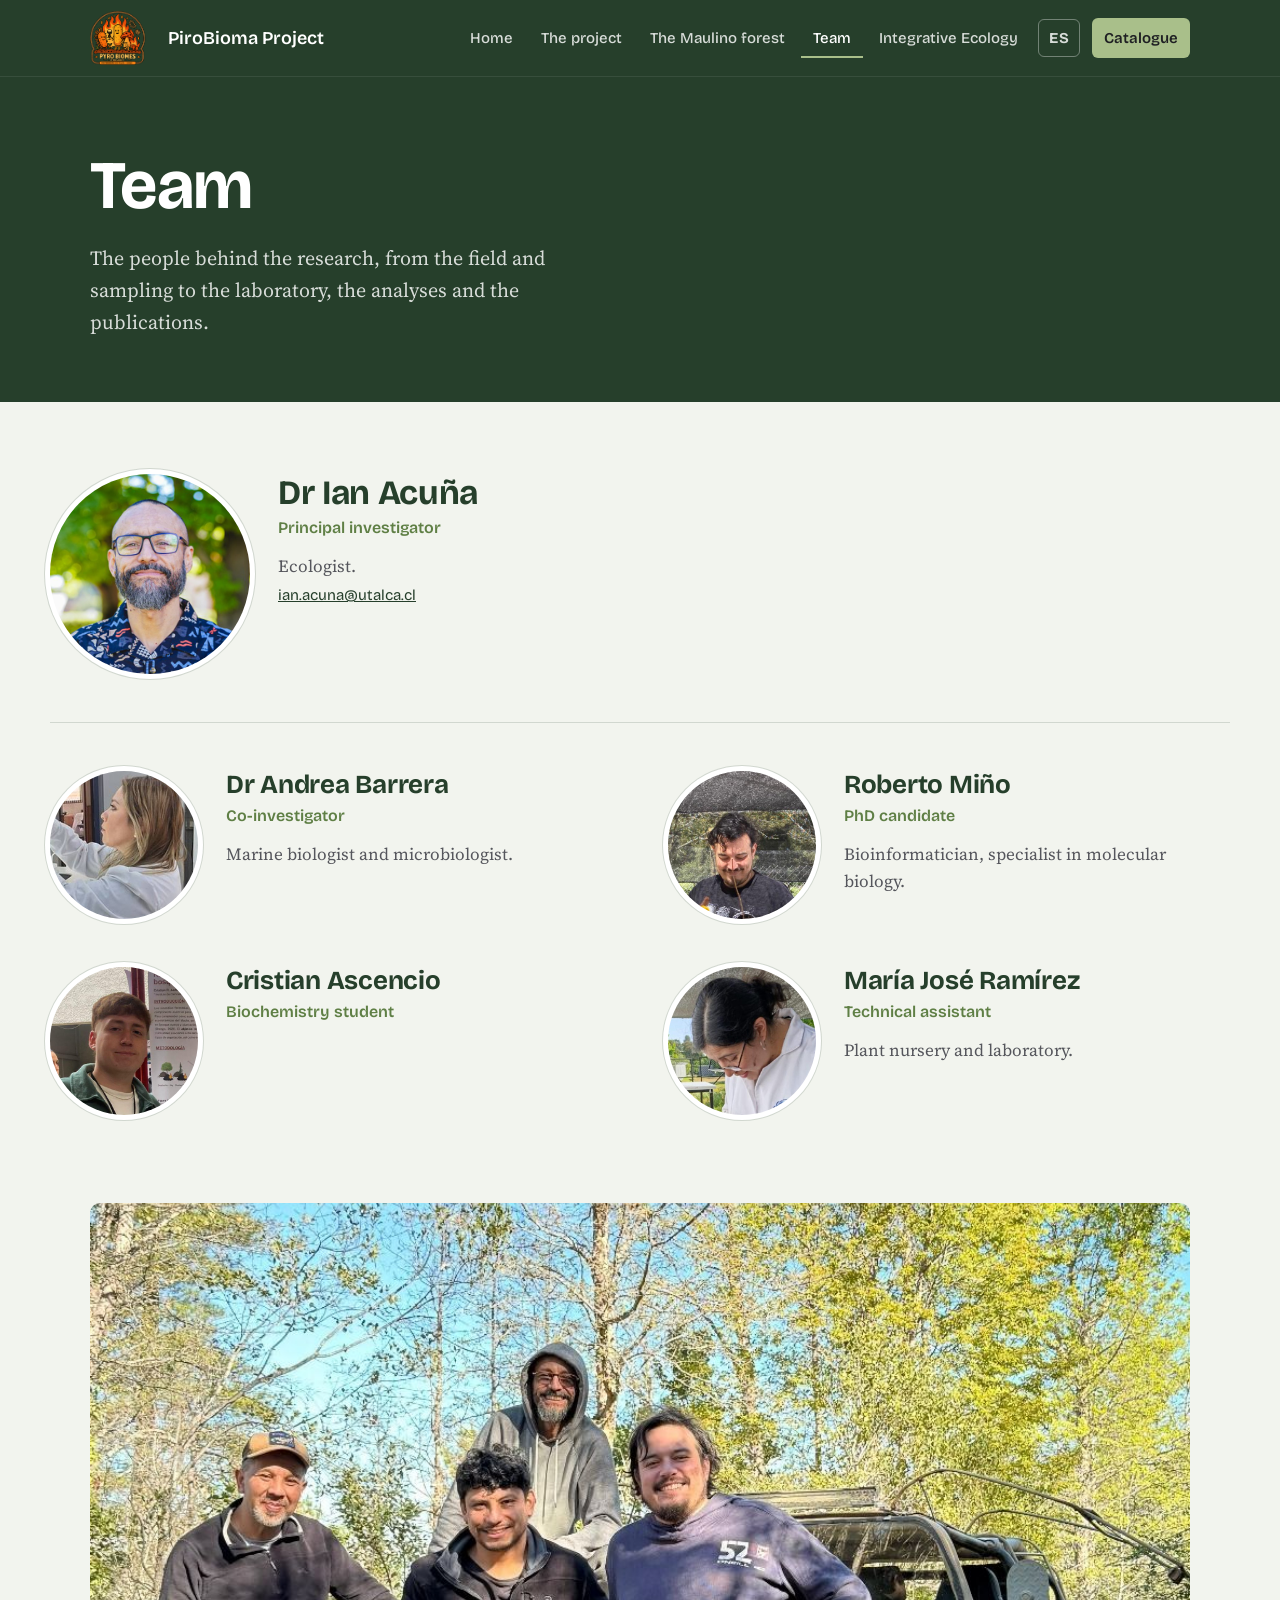
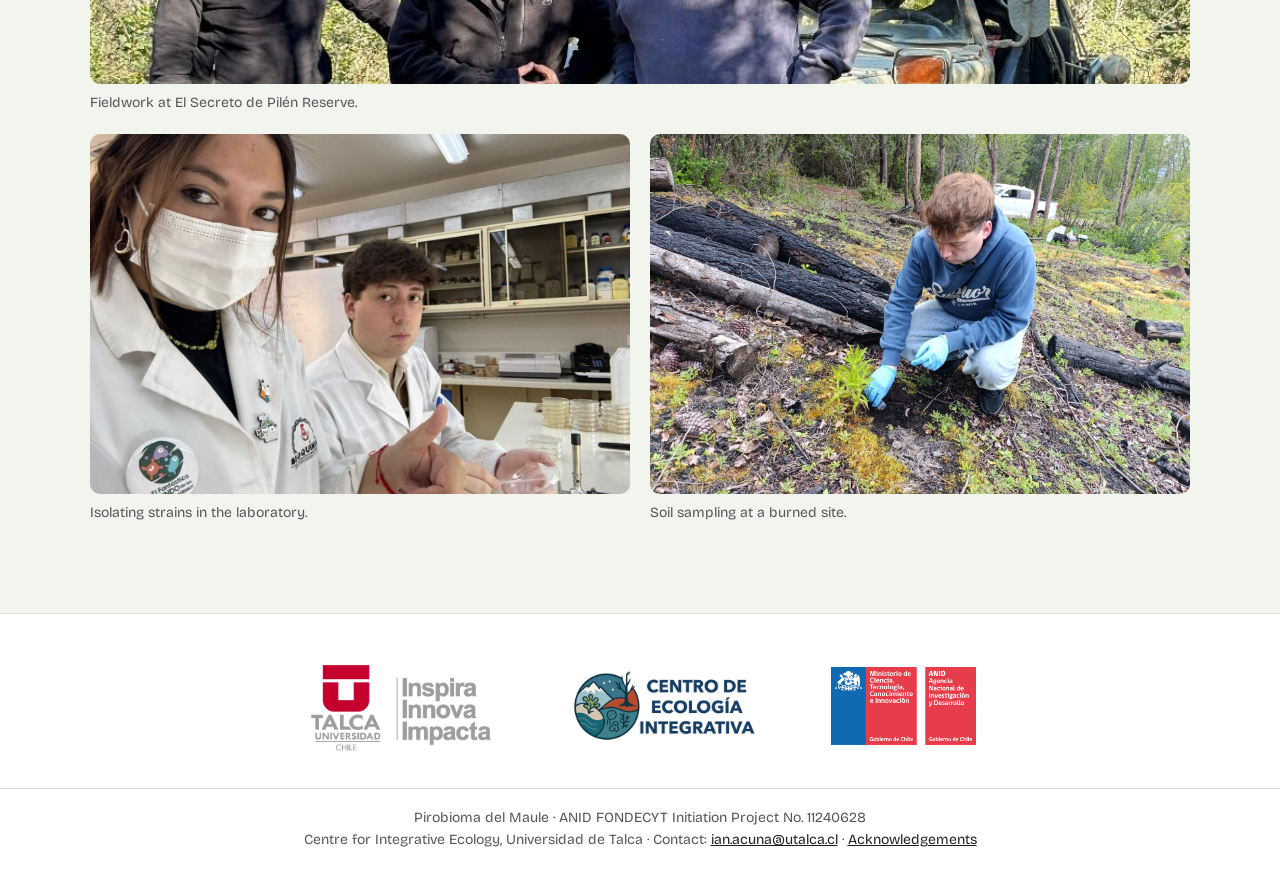
<file: en/team.html>
<!DOCTYPE html>
<html lang="en">
<head>
<meta charset="UTF-8">
<meta name="viewport" content="width=device-width, initial-scale=1.0">
<title>Team · Pirobioma del Maule</title>
<meta name="description" content="The team behind the Pirobioma del Maule project, Universidad de Talca, Chile.">
<link rel="canonical" href="https://pirobioma.github.io/en/team.html">
<link rel="alternate" hreflang="es" href="https://pirobioma.github.io/equipo.html">
<link rel="alternate" hreflang="en" href="https://pirobioma.github.io/en/team.html">
<link rel="alternate" hreflang="x-default" href="https://pirobioma.github.io/equipo.html">
<link rel="icon" type="image/png" href="../img/favicon.png">
<link rel="apple-touch-icon" href="../img/apple-touch-icon.png">
<meta property="og:type" content="website">
<meta property="og:site_name" content="Pirobioma del Maule">
<meta property="og:locale" content="en_GB">
<meta property="og:title" content="Team · Pirobioma del Maule">
<meta property="og:description" content="The team behind the Pirobioma del Maule project, Universidad de Talca, Chile.">
<meta property="og:url" content="https://pirobioma.github.io/en/team.html">
<meta property="og:image" content="https://pirobioma.github.io/img/og_pirobioma.jpg">
<meta name="twitter:card" content="summary_large_image">
<link rel="preconnect" href="https://fonts.googleapis.com">
<link rel="preconnect" href="https://fonts.gstatic.com" crossorigin>
<link href="https://fonts.googleapis.com/css2?family=Bricolage+Grotesque:opsz,wght@12..96,400;12..96,500;12..96,600;12..96,700;12..96,800&family=Source+Serif+4:ital,opsz,wght@0,8..60,400;0,8..60,600;1,8..60,400&display=swap" rel="stylesheet">
<link rel="stylesheet" href="../css/sitio.css">
<style>
  .personas { display: grid; grid-template-columns: repeat(2, minmax(0, 1fr)); gap: 48px 56px; padding: 72px 0 88px; }
  .persona { display: grid; grid-template-columns: 148px 1fr; gap: 28px; align-items: start; }
  .retrato {
    width: 148px; aspect-ratio: 1; border-radius: 50%; overflow: hidden;
    display: flex; align-items: center; justify-content: center;
    font-family: var(--f-display); font-weight: 700; font-size: 44px; color: var(--blanco);
    box-shadow: 0 0 0 5px var(--blanco), 0 0 0 6px var(--linea);
    background-size: cover; background-position: center;
  }
  .persona h2 { font-size: 26px; color: var(--coigue); }
  .persona .rol { font-family: var(--f-display); font-weight: 600; font-size: 16px; color: var(--musgo); margin-top: 4px; }
  .persona p { font-size: 17px; margin-top: 12px; color: var(--tinta-2); max-width: 44ch; }
  .persona a { font-family: var(--f-display); font-size: 15px; color: var(--coigue); }
  .persona.director { grid-column: 1 / -1; grid-template-columns: 200px 1fr; padding-bottom: 48px; border-bottom: 1px solid var(--linea); }
  .persona.director .retrato { width: 200px; font-size: 60px; }
  .persona.director h2 { font-size: 34px; }
  .persona.director p { max-width: 60ch; }
  .en-terreno { padding: 0 0 88px; }
  .en-terreno .contenedor { display: grid; grid-template-columns: 1fr 1fr; gap: 20px; }
  .en-terreno figure { margin: 0; }
  .en-terreno .foto-ancha { grid-column: 1 / -1; }
  .en-terreno img { width: 100%; border-radius: 10px; aspect-ratio: 3 / 2; object-fit: cover; }
  .en-terreno .foto-ancha img { aspect-ratio: 16 / 7; object-position: center 40%; }
  .en-terreno figcaption { font-family: var(--f-display); font-size: 14px; color: var(--tinta-2); margin-top: 8px; }
  @media (max-width: 760px) {
    .en-terreno .contenedor { grid-template-columns: 1fr; }
    .personas { grid-template-columns: 1fr; gap: 40px; }
    .persona, .persona.director { grid-template-columns: 96px 1fr; gap: 18px; }
    .retrato, .persona.director .retrato { width: 96px; font-size: 30px; }
    .persona.director h2 { font-size: 26px; }
  }
</style>
</head>
<body class="tema-bosque">

<header class="sitio-header">
  <div class="contenedor">
    <a class="marca" href="index.html">
      <img src="../img/logo_pirobioma.png" alt="">
      <span>PiroBioma Project</span>
    </a>
    <button class="nav-toggle" aria-expanded="false" aria-controls="nav">Menu</button>
    <nav class="nav" id="nav" aria-label="Main">
      <ul>
        <li><a href="index.html">Home</a></li>
        <li><a href="project.html">The project</a></li>
        <li><a href="forest.html">The Maulino forest</a></li>
        <li><a href="team.html" aria-current="page">Team</a></li>
        <li><a href="centre.html">Integrative Ecology</a></li>
        <li><a class="lang" href="../equipo.html" hreflang="es" lang="es" title="Versión en español">ES</a></li>
        <li><a class="nav-cta" href="catalog.html">Catalogue</a></li>
      </ul>
    </nav>
  </div>
</header>

<main>
  <section class="cabecera-pagina">
    <div class="contenedor">
      <h1>Team</h1>
      <p>The people behind the research, from the field and sampling to the laboratory, the analyses and the publications.</p>
    </div>
  </section>

  <section>
    <div class="contenedor personas">
      <div class="persona director">
        <div class="retrato" style="background-color: var(--brasa); background-image:url('../img/equipo/ian_v2.jpg')"></div>
        <div>
          <h2>Dr Ian Acuña</h2>
          <div class="rol">Principal investigator</div>
          <p>Ecologist.</p>
          <a href="mailto:ian.acuna@utalca.cl">ian.acuna@utalca.cl</a>
        </div>
      </div>
      <div class="persona">
        <div class="retrato" style="background-color: var(--carmin); background-image:url('../img/equipo/andrea.jpg')"></div>
        <div>
          <h2>Dr Andrea Barrera</h2>
          <div class="rol">Co-investigator</div>
          <p>Marine biologist and microbiologist.</p>
        </div>
      </div>
      <div class="persona">
        <div class="retrato" style="background-color: var(--violeta); background-image:url('../img/equipo/roberto.jpg')"></div>
        <div>
          <h2>Roberto Miño</h2>
          <div class="rol">PhD candidate</div>
          <p>Bioinformatician, specialist in molecular biology.</p>
        </div>
      </div>
      <div class="persona">
        <div class="retrato" style="background-color: #B8921C; background-image:url('../img/equipo/cristian.jpg')"></div>
        <div>
          <h2>Cristian Ascencio</h2>
          <div class="rol">Biochemistry student</div>
        </div>
      </div>
      <div class="persona">
        <div class="retrato" style="background-color: var(--musgo); background-image:url('../img/equipo/mariajose.jpg')"></div>
        <div>
          <h2>María José Ramírez</h2>
          <div class="rol">Technical assistant</div>
          <p>Plant nursery and laboratory.</p>
        </div>
      </div>
    </div>
  </section>

  <section class="en-terreno">
    <div class="contenedor">
      <figure class="foto-ancha"><img src="../img/terreno/equipo_pilen.jpg" alt="Part of the team next to the vehicle at El Secreto de Pilén Reserve" loading="lazy"><figcaption>Fieldwork at El Secreto de Pilén Reserve.</figcaption></figure>
      <figure><img src="../img/terreno/lab.jpg" alt="Laboratory work with culture plates" loading="lazy"><figcaption>Isolating strains in the laboratory.</figcaption></figure>
      <figure><img src="../img/terreno/cristian_terreno.jpg" alt="Soil sampling at a burned site" loading="lazy"><figcaption>Soil sampling at a burned site.</figcaption></figure>
    </div>
  </section>
</main>

<footer class="sitio-footer">
  <div class="footer-logos">
    <a href="https://www.utalca.cl" target="_blank" rel="noopener"><img class="logo-utalca" src="../img/logo.utal.26.png" alt="Universidad de Talca: Inspira, Innova, Impacta"></a>
    <a href="https://www.integrativeecology.org" target="_blank" rel="noopener"><img class="logo-cei" src="../img/logo_cei.png" alt="Centro de Ecología Integrativa"></a>
    <a href="https://anid.cl" target="_blank" rel="noopener"><img class="logo-anid" src="../img/logo_anid.png" alt="ANID, Chilean Ministry of Science"></a>
  </div>
  <div class="footer-texto">
    Pirobioma del Maule · ANID FONDECYT Initiation Project No. 11240628<br>
    Centre for Integrative Ecology, Universidad de Talca · Contact: <a href="mailto:ian.acuna@utalca.cl">ian.acuna@utalca.cl</a> · <a href="project.html#acknowledgements">Acknowledgements</a>
  </div>
</footer>

<script src="../js/sitio.js"></script>
</body>
</html>
</file>
<file: css/sitio.css>
/* ==========================================================
   Pirobioma del Maule — hoja de estilos compartida (v4)
   Tema "fuego": grafito + colores de las cepas (inicio, catálogo)
   Tema "bosque": verdes (proyecto, equipo, bosque maulino)
   ========================================================== */

:root {
  /* Fuego: grises + colores reales de las placas y tinciones */
  --grafito: #2B2C30;
  --grafito-2: #37383D;
  --grafito-3: #4A4B51;
  --ceniza: #EEEDEA;
  --ceniza-2: #E2E0DB;
  --piedra: #8D8C91;
  --brasa: #E8762B;       /* tinciones de Gram */
  --carmin: #A3203F;      /* reverso H76 */
  --violeta: #5E3A8C;     /* cristal violeta */
  --azufre: #E6C13A;      /* reverso H16 */

  /* Bosque */
  --coigue: #263F2B;
  --coigue-2: #31513A;
  --musgo: #5F7F45;
  --helecho: #A9BF8A;
  --niebla: #F2F4EE;

  --tinta: #1F2023;
  --tinta-2: #55565C;
  --blanco: #FFFFFF;

  /* Tema activo (por defecto: fuego) */
  --banda: var(--grafito);
  --banda-2: var(--grafito-2);
  --acento: var(--brasa);
  --fondo: var(--ceniza);
  --linea: rgba(31, 32, 35, 0.14);

  --f-display: "Bricolage Grotesque", "Segoe UI", system-ui, sans-serif;
  --f-texto: "Source Serif 4", Georgia, "Times New Roman", serif;

  --ancho: 1180px;
  --gutter: clamp(16px, 4vw, 40px);
}

body.tema-bosque {
  --banda: var(--coigue);
  --banda-2: var(--coigue-2);
  --acento: var(--helecho);
  --fondo: var(--niebla);
  --linea: rgba(38, 63, 43, 0.16);
}

* { box-sizing: border-box; margin: 0; padding: 0; }
html { -webkit-text-size-adjust: 100%; }
body {
  font-family: var(--f-texto);
  font-size: 18px;
  line-height: 1.6;
  color: var(--tinta);
  background: var(--fondo);
  overflow-x: hidden;
}
img { max-width: 100%; display: block; }
a { color: inherit; }
:focus-visible { outline: 3px solid var(--azufre); outline-offset: 3px; border-radius: 4px; }

.contenedor { max-width: var(--ancho); margin: 0 auto; padding: 0 var(--gutter); }

h1, h2, h3, h4 { font-family: var(--f-display); font-weight: 700; line-height: 1.1; letter-spacing: -0.01em; }
em, i { font-style: italic; }

/* ---------- Encabezado del sitio ---------- */
.sitio-header {
  background: var(--banda);
  color: var(--ceniza);
  position: sticky; top: 0; z-index: 50;
  border-bottom: 1px solid rgba(255,255,255,0.08);
}
.sitio-header .contenedor {
  display: flex; align-items: center; gap: 24px;
  height: 76px;
}
.marca { display: flex; align-items: center; gap: 12px; text-decoration: none; flex-shrink: 0; }
.marca img { height: 54px; width: auto; }
.marca span { font-family: var(--f-display); font-weight: 600; font-size: 18px; line-height: 1.05; color: var(--blanco); }
.marca span small { display: block; font-weight: 400; font-size: 13px; color: rgba(255,255,255,0.65); letter-spacing: 0; }

.nav { margin-left: auto; }
.nav ul { list-style: none; display: flex; gap: 4px; align-items: center; }
.nav a {
  display: block; text-decoration: none;
  font-family: var(--f-display); font-size: 15px; font-weight: 500;
  color: rgba(255,255,255,0.82);
  padding: 8px 12px; border-radius: 6px;
  white-space: nowrap;
}
.nav a:hover { color: var(--blanco); background: rgba(255,255,255,0.08); }
.nav a[aria-current="page"] { color: var(--blanco); box-shadow: inset 0 -2px 0 var(--acento); border-radius: 0; }
.nav a.nav-cta { background: var(--acento); color: var(--tinta); font-weight: 600; margin-left: 8px; border-radius: 6px; }
.nav a.nav-cta:hover { filter: brightness(1.08); background: var(--acento); color: var(--tinta); }
.nav a.nav-cta[aria-current="page"] { box-shadow: none; }
.nav .externo::after { content: "↗"; font-size: 0.8em; margin-left: 4px; opacity: 0.7; }

.nav-toggle {
  display: none; margin-left: auto;
  background: none; border: 1px solid rgba(255,255,255,0.3); border-radius: 6px;
  color: var(--blanco); font-family: var(--f-display); font-size: 15px;
  padding: 8px 14px; cursor: pointer;
}

@media (max-width: 1120px) {
  .nav-toggle { display: block; }
  .nav { position: absolute; top: 76px; left: 0; right: 0; background: var(--banda); display: none; border-bottom: 1px solid rgba(255,255,255,0.1); }
  .nav.abierto { display: block; }
  .nav ul { flex-direction: column; align-items: stretch; padding: 8px var(--gutter) 16px; gap: 2px; }
  .nav a { padding: 12px 8px; font-size: 17px; }
  .nav a[aria-current="page"] { box-shadow: inset 3px 0 0 var(--acento); padding-left: 14px; }
  .nav a.nav-cta { margin: 8px 0 0; text-align: center; }
  .marca img { height: 46px; }
  .marca span { font-size: 17px; }
}

/* ---------- Botones ---------- */
.boton {
  display: inline-flex; align-items: center; gap: 8px;
  font-family: var(--f-display); font-weight: 600; font-size: 16px;
  padding: 13px 22px; border-radius: 8px; text-decoration: none;
  border: 2px solid transparent; cursor: pointer;
  transition: transform .12s ease, background .12s ease;
}
.boton:hover { transform: translateY(-1px); }
.boton-principal { background: var(--brasa); color: var(--tinta); }
.boton-principal:hover { background: #F08A43; }
.boton-secundario { border-color: rgba(255,255,255,0.4); color: var(--blanco); }
.boton-secundario:hover { border-color: var(--blanco); }
.boton-bosque { background: var(--coigue); color: var(--blanco); }
.boton-bosque:hover { background: var(--coigue-2); }

/* ---------- Pie de página institucional ---------- */
.sitio-footer { background: var(--blanco); border-top: 1px solid var(--linea); margin-top: 0; }
.footer-logos {
  display: flex; flex-wrap: wrap; align-items: center; justify-content: center;
  gap: 32px 72px; padding: 44px var(--gutter) 34px;
}
.footer-logos a, .footer-logos span { display: block; }
.footer-logos img { height: 72px; width: auto; }
.footer-logos img.logo-utalca { height: 96px; }
.footer-logos img.logo-anid { height: 78px; }
.footer-texto {
  border-top: 1px solid var(--linea);
  padding: 18px var(--gutter) 26px;
  text-align: center;
  font-family: var(--f-display); font-size: 14px; color: var(--tinta-2); line-height: 1.6;
}
.footer-texto a { color: var(--tinta); }
@media (max-width: 600px) {
  .footer-logos { gap: 22px 32px; }
  .footer-logos img { height: 55px; }
  .footer-logos img.logo-utalca { height: 66px; }
  .footer-logos img.logo-anid { height: 60px; }
}

/* ---------- Páginas de contenido (tema bosque) ---------- */
.cabecera-pagina {
  background: var(--banda);
  color: var(--blanco);
  padding: 72px 0 64px;
  position: relative; overflow: hidden;
}
.cabecera-pagina h1 { font-size: clamp(40px, 6vw, 68px); max-width: 16ch; }
.cabecera-pagina p { font-size: 20px; max-width: 52ch; margin-top: 18px; color: rgba(255,255,255,0.82); }
.cabecera-pagina.con-foto { background-size: cover; background-position: center; padding: 120px 0 72px; }
.cabecera-pagina.con-foto::before { content: ""; position: absolute; inset: 0; background: linear-gradient(180deg, rgba(20,34,24,0.15) 0%, rgba(20,34,24,0.82) 100%); }
.cabecera-pagina .contenedor { position: relative; }

.prosa { padding: 64px 0 80px; }
.prosa .contenedor { display: grid; grid-template-columns: minmax(0, 1fr) minmax(0, 300px); gap: 64px; align-items: start; }
.prosa-cuerpo { max-width: 68ch; }
.prosa-cuerpo h2 { font-size: 30px; color: var(--coigue); margin: 48px 0 14px; }
.prosa-cuerpo h2:first-child { margin-top: 0; }
.prosa-cuerpo h3 { font-size: 21px; color: var(--coigue); margin: 28px 0 10px; }
.prosa-cuerpo p { margin-bottom: 16px; line-height: 1.7; }
.prosa-cuerpo ul { padding-left: 1.2em; margin-bottom: 16px; }
.prosa-cuerpo li { margin-bottom: 10px; line-height: 1.6; }
.prosa-cuerpo li::marker { color: var(--musgo); }
.prosa-cuerpo figure { margin: 32px 0; }
.prosa-cuerpo figure img { border-radius: 10px; width: 100%; aspect-ratio: 16 / 9; object-fit: cover; }
.prosa-cuerpo figcaption { font-family: var(--f-display); font-size: 14px; color: var(--tinta-2); margin-top: 8px; }

.aparte {
  position: sticky; top: 100px;
  border-left: 3px solid var(--musgo);
  padding: 4px 0 4px 20px;
  font-family: var(--f-display); font-size: 15px; color: var(--tinta-2);
}
.aparte h2 { font-size: 17px; color: var(--coigue); margin-bottom: 10px; }
.aparte ul { list-style: none; }
.aparte li { margin-bottom: 8px; }
.aparte a { color: var(--coigue); }

@media (max-width: 860px) {
  .prosa .contenedor { grid-template-columns: 1fr; gap: 40px; }
  .aparte { position: static; }
}

.tabla-sitios { width: 100%; border-collapse: collapse; font-family: var(--f-display); font-size: 15px; margin: 18px 0 10px; background: var(--blanco); border-radius: 10px; overflow: hidden; }
.tabla-sitios th, .tabla-sitios td { text-align: left; padding: 12px 14px; border-bottom: 1px solid var(--linea); vertical-align: top; }
.tabla-sitios thead th { background: var(--coigue); color: var(--blanco); font-weight: 600; }
.tabla-sitios tbody th { font-weight: 600; color: var(--coigue); }
.tabla-sitios tr:last-child td, .tabla-sitios tr:last-child th { border-bottom: none; }
.nota { font-family: var(--f-display); font-size: 14px; color: var(--tinta-2); }
@media (max-width: 600px) {
  .tabla-sitios { font-size: 13.5px; }
  .tabla-sitios th, .tabla-sitios td { padding: 9px 8px; }
}

.borrador {
  font-family: var(--f-display); font-size: 14px;
  background: #FFF6D8; border: 1px dashed #C9A227; color: #6B5410;
  padding: 10px 14px; border-radius: 8px; margin-bottom: 28px;
}

@media (prefers-reduced-motion: reduce) {
  *, *::before, *::after { animation: none !important; transition: none !important; }
}

.prosa-cuerpo .video-muestreo video { width: 100%; max-width: 340px; aspect-ratio: 464 / 832; border-radius: 10px; background: var(--coigue); display: block; }

/* Referencias bibliográficas */
.referencias { margin-top: 56px; padding-top: 24px; border-top: 1px solid var(--linea); }
.prosa-cuerpo .referencias h2 { font-size: 17px; margin: 0 0 12px; color: var(--tinta-2); }
.referencias ol { list-style: none; padding-left: 0; margin: 0; }
.prosa-cuerpo .referencias li { font-family: var(--f-display); font-size: 13.5px; line-height: 1.5; color: var(--tinta-2); margin-bottom: 8px; padding-left: 1.6em; text-indent: -1.6em; }

/* Selector de idioma */
.nav a.lang { font-weight: 700; letter-spacing: 0.02em; border: 1px solid rgba(255,255,255,0.35); padding: 6px 10px; margin-left: 4px; }
.nav a.lang:hover { border-color: var(--blanco); }
@media (max-width: 1120px) { .nav a.lang { display: inline-block; margin: 6px 0 0; } }

/* Licencia de datos (CC BY-NC 4.0) */
.licencia { font-size: 0.85em; line-height: 1.5; opacity: 0.78; margin-top: 0.9em; }
.licencia a { color: inherit; text-decoration: underline; text-underline-offset: 2px; }
</file>
